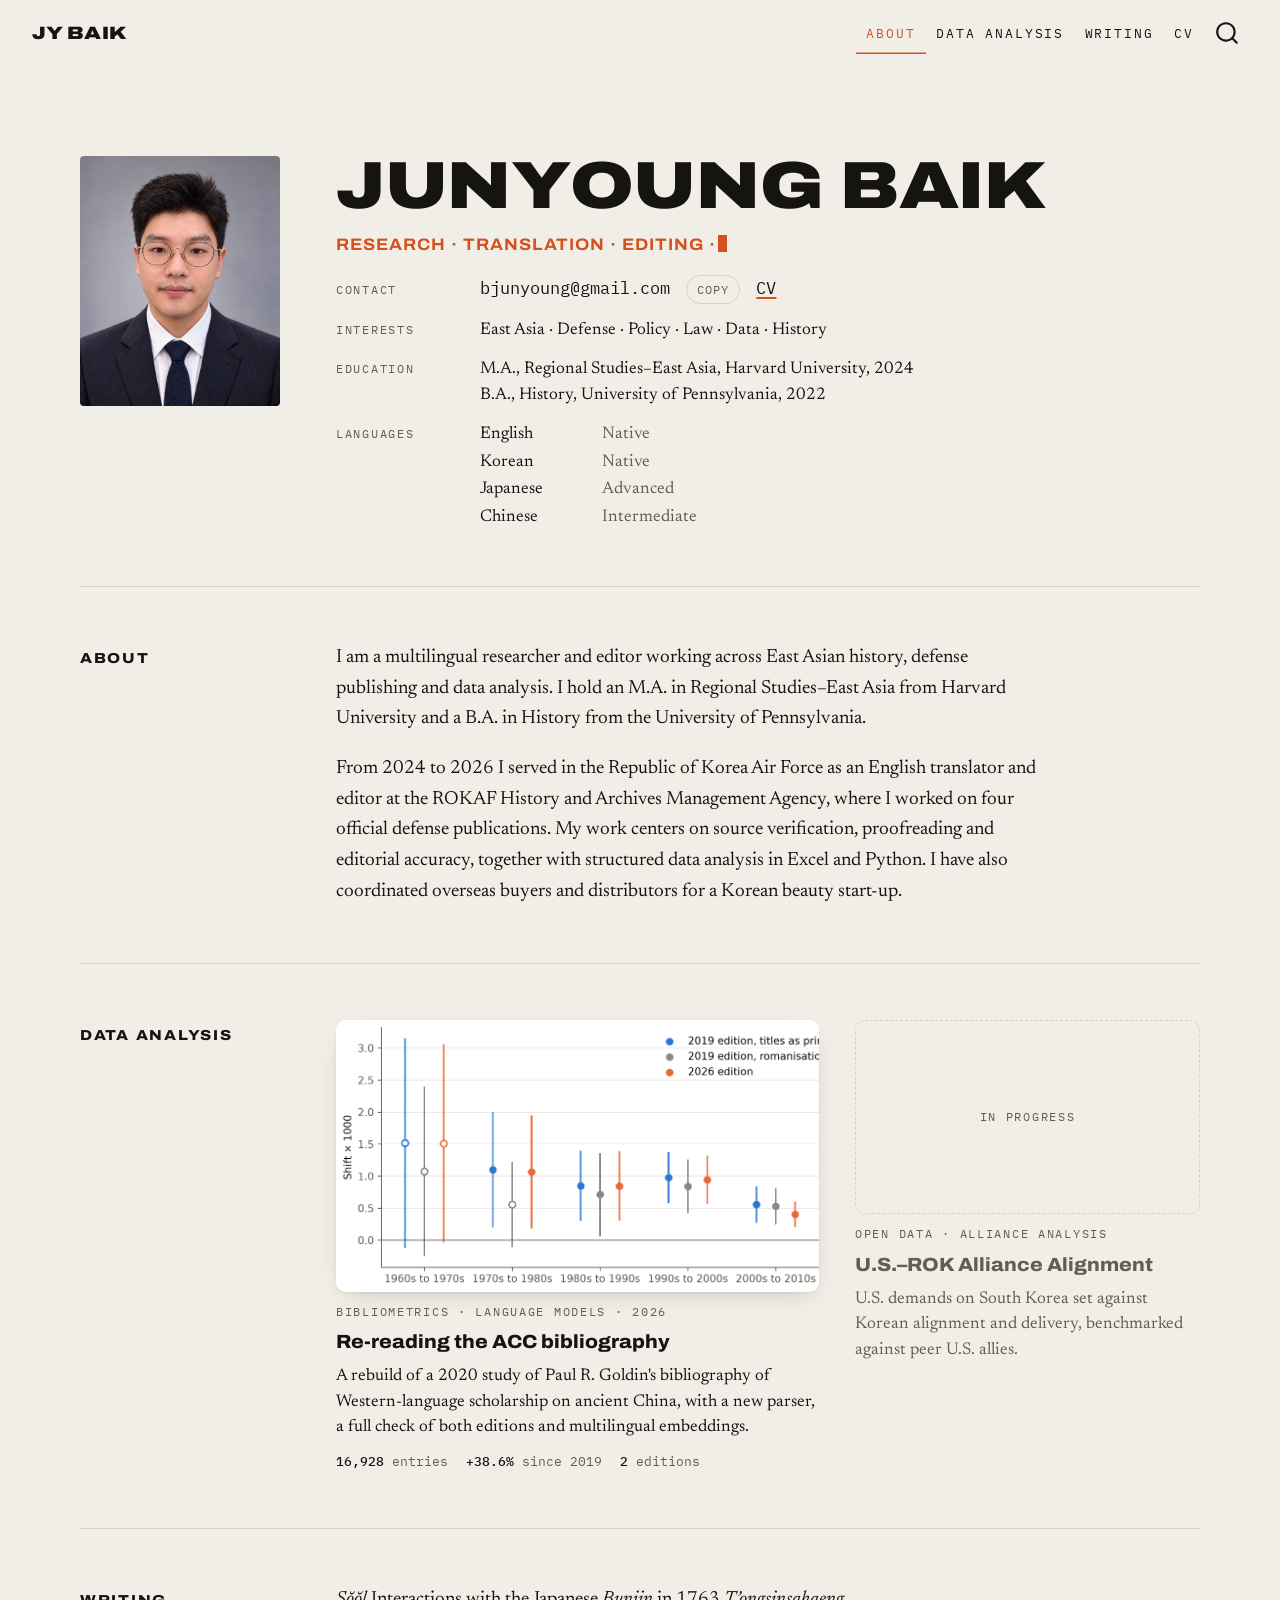
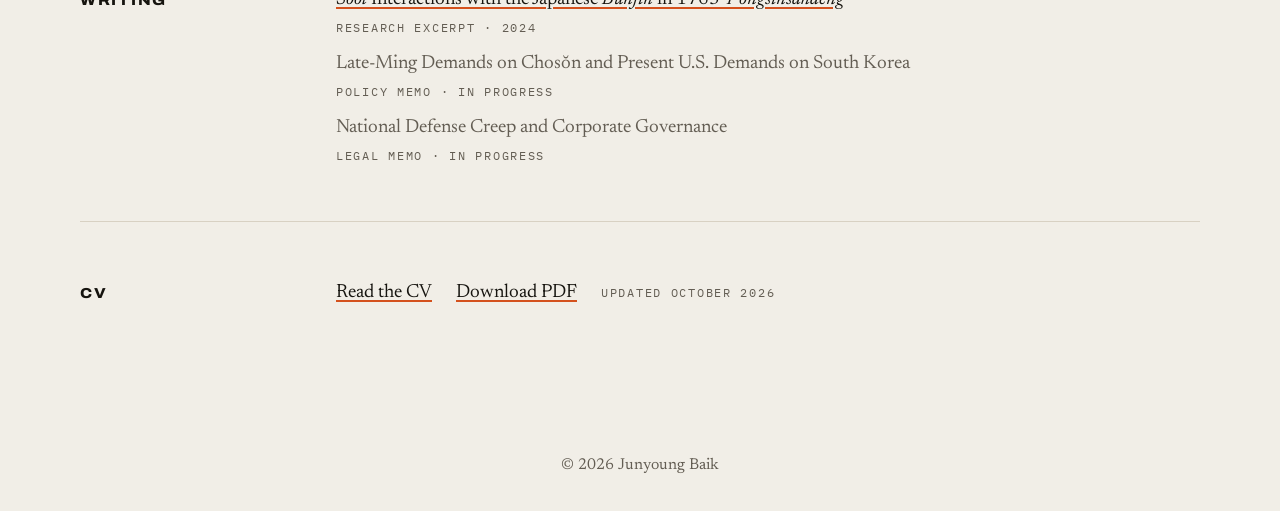
<file: index.html>
<!DOCTYPE html>
<html xmlns="http://www.w3.org/1999/xhtml" lang="en" xml:lang="en"><head>

<meta charset="utf-8">
<meta name="generator" content="quarto-1.10.18">

<meta name="viewport" content="width=device-width, initial-scale=1.0, user-scalable=yes">


<title>Junyoung Baik</title>
<style>
/* Default styles provided by pandoc.
** See https://pandoc.org/MANUAL.html#variables-for-html for config info.
*/
span.smallcaps{font-variant: small-caps;}
div.columns{display: flex; gap: 1.5em;}
div.column{flex: auto;}
@media screen {
div.columns{gap: min(4vw, 1.5em);}
div.column{overflow-x: auto;}
}
div.hanging-indent{margin-left: 1.5em; text-indent: -1.5em;}
ul.task-list{list-style: none;}
ul.task-list li input[type="checkbox"] {
  width: 0.8em;
  margin: 0 0.8em 0.2em -1em; /* quarto-specific, see https://github.com/quarto-dev/quarto-cli/issues/4556 */ 
  vertical-align: middle;
}
</style>


<script src="site_libs/quarto-nav/quarto-nav.js"></script>
<script src="site_libs/quarto-nav/headroom.min.js"></script>
<script src="site_libs/clipboard/clipboard.min.js"></script>
<script src="site_libs/quarto-search/autocomplete.umd.js"></script>
<script src="site_libs/quarto-search/fuse.min.js"></script>
<script src="site_libs/quarto-search/quarto-search.js"></script>
<meta name="quarto:offset" content="./">
<script src="site_libs/quarto-html/quarto.js" type="module"></script>
<script src="site_libs/quarto-html/tabsets/tabsets.js" type="module"></script>
<script src="site_libs/quarto-html/popper.min.js"></script>
<script src="site_libs/quarto-html/tippy.umd.min.js"></script>
<script src="site_libs/quarto-html/anchor.min.js"></script>
<link href="site_libs/quarto-html/tippy.css" rel="stylesheet">
<link href="site_libs/quarto-html/quarto-syntax-highlighting-7c68a30ea258f1cbeb56603bc0a48370.css" rel="stylesheet" id="quarto-text-highlighting-styles">
<script src="site_libs/bootstrap/bootstrap.min.js"></script>
<link href="site_libs/bootstrap/bootstrap-icons.css" rel="stylesheet">
<link href="site_libs/bootstrap/bootstrap-ff5dfaf1683658c6f3fb941584f99c2e.min.css" rel="stylesheet" append-hash="true" id="quarto-bootstrap" data-mode="light">
<script id="quarto-search-options" type="application/json">{
  "location": "navbar",
  "copy-button": false,
  "collapse-after": 3,
  "panel-placement": "end",
  "type": "overlay",
  "limit": 50,
  "keyboard-shortcut": [
    "f",
    "/",
    "s"
  ],
  "show-item-context": false,
  "language": {
    "search-no-results-text": "No results",
    "search-matching-documents-text": "matching documents",
    "search-copy-link-title": "Copy link to search",
    "search-hide-matches-text": "Hide additional matches",
    "search-more-match-text": "more match in this document",
    "search-more-matches-text": "more matches in this document",
    "search-clear-button-title": "Clear",
    "search-text-placeholder": "",
    "search-detached-cancel-button-title": "Cancel",
    "search-submit-button-title": "Submit",
    "search-label": "Search"
  }
}</script>


<link rel="stylesheet" href="styles.css">
</head>

<body class="nav-fixed quarto-light">

<div id="quarto-search-results"></div>
  <header id="quarto-header" class="headroom fixed-top">
    <nav class="navbar navbar-expand-lg " data-bs-theme="dark">
      <div class="navbar-container container-fluid">
      <div class="navbar-brand-container mx-auto">
    <a class="navbar-brand" href="./index.html">
    <span class="navbar-title">JY BAIK</span>
    </a>
  </div>
            <div id="quarto-search" class="" title="Search"></div>
          <button class="navbar-toggler" type="button" data-bs-toggle="collapse" data-bs-target="#navbarCollapse" aria-controls="navbarCollapse" role="menu" aria-expanded="false" aria-label="Toggle navigation" onclick="if (window.quartoToggleHeadroom) { window.quartoToggleHeadroom(); }">
  <span class="navbar-toggler-icon"></span>
</button>
          <div class="collapse navbar-collapse" id="navbarCollapse">
            <ul class="navbar-nav navbar-nav-scroll ms-auto">
  <li class="nav-item">
    <a class="nav-link active" href="./index.html" aria-current="page"> 
<span class="menu-text">About</span></a>
  </li>  
  <li class="nav-item">
    <a class="nav-link" href="./research/index.html"> 
<span class="menu-text">Data Analysis</span></a>
  </li>  
  <li class="nav-item">
    <a class="nav-link" href="./writing/index.html"> 
<span class="menu-text">Writing</span></a>
  </li>  
  <li class="nav-item">
    <a class="nav-link" href="./cv.html"> 
<span class="menu-text">CV</span></a>
  </li>  
</ul>
          </div> <!-- /navcollapse -->
            <div class="quarto-navbar-tools">
</div>
      </div> <!-- /container-fluid -->
    </nav>
</header>
<!-- content -->
<div id="quarto-content" class="quarto-container page-columns page-rows-contents page-layout-full page-navbar">
<!-- sidebar -->
<!-- margin-sidebar -->
    
<!-- main -->
<main class="content column-page" id="quarto-document-content"><header id="title-block-header" class="quarto-title-block"></header>




<div class="home">

  <section class="row-s identity" aria-labelledby="who">
    <img class="photo" src="images/photo.jpg" alt="Portrait of Junyoung Baik" width="560" height="700">
    <div class="head">
      <div class="name" id="who" role="heading" aria-level="1"><span>Junyoung</span> <span>Baik</span></div>
      <p class="tagline" id="tagline" aria-label="Core competencies: research, translation, editing, data">Research&nbsp;· Translation&nbsp;· Editing&nbsp;· Data</p>
    </div>
    <div class="rest">
      <dl class="info">
        <div><dt class="label">Contact</dt><dd class="contact"><span class="addr" id="email">bjunyoung@gmail.com</span><button class="chip" type="button" id="copy">Copy</button><a href="cv.html">CV</a></dd></div>
        <div><dt class="label">Interests</dt><dd>East Asia&nbsp;· Defense&nbsp;· Policy&nbsp;· Law&nbsp;· Data&nbsp;· History</dd></div>
        <div><dt class="label">Education</dt><dd>M.A., Regional Studies–East Asia, Harvard University, 2024<br>B.A., History, University of Pennsylvania, 2022</dd></div>
        <div><dt class="label">Languages</dt><dd><ul class="langs"><li>English<span>Native</span></li><li>Korean<span>Native</span></li><li>Japanese<span>Advanced</span></li><li>Chinese<span>Intermediate</span></li></ul></dd></div>
      </dl>
    </div>
  </section>

  <section class="row-s" aria-labelledby="about-h">
    <div class="row-label" id="about-h" role="heading" aria-level="2">About</div>
    <div class="row-body">
      <p>I am a multilingual researcher and editor working across East Asian history, defense publishing and data analysis. I hold an M.A. in Regional Studies–East Asia from Harvard University and a B.A. in History from the University of Pennsylvania.</p>
      <p>From 2024 to 2026 I served in the Republic of Korea Air Force as an English translator and editor at the ROKAF History and Archives Management Agency, where I worked on four official defense publications. My work centers on source verification, proofreading and editorial accuracy, together with structured data analysis in Excel and Python. I have also coordinated overseas buyers and distributors for a Korean beauty start-up.</p>
    </div>
  </section>

  <section class="row-s" aria-labelledby="work-h">
    <div class="row-label" id="work-h" role="heading" aria-level="2">Data Analysis</div>
    <div class="work">
      <a class="work-card" href="research/acc-bibliometrics.html">
        <div class="thumb"><img src="research/images/acc-drift.png" alt="Chart of decade-to-decade shifts in title meaning, 1960s to 2020s, for the 2019 and 2026 editions"></div>
        <span class="label">Bibliometrics · Language models · 2026</span>
        <div class="card-title" role="heading" aria-level="3">Re-reading the ACC bibliography</div>
        <p>A rebuild of a 2020 study of Paul R. Goldin's bibliography of Western-language scholarship on ancient China, with a new parser, a full check of both editions and multilingual embeddings.</p>
        <div class="stats"><span><b>16,928</b> entries</span><span><b>+38.6%</b> since 2019</span><span><b>2</b> editions</span></div>
      </a>
      <div class="work-card pending">
        <div class="thumb"><span class="label">In progress</span></div>
        <span class="label">Open data · Alliance analysis</span>
        <div class="card-title" role="heading" aria-level="3">U.S.–ROK Alliance Alignment</div>
        <p>U.S. demands on South Korea set against Korean alignment and delivery, benchmarked against peer U.S. allies.</p>
      </div>
    </div>
  </section>

  <section class="row-s" id="writing" aria-labelledby="w-h">
    <div class="row-label" id="w-h" role="heading" aria-level="2">Writing</div>
    <div class="row-body">
        <ul class="writing-list">
          <li><a href="writing/sool-1763.html"><i>Sŏŏl</i> Interactions with the Japanese <i>Bunjin</i> in 1763 <i>T’ongsinsahaeng</i></a><span class="label">Research excerpt · 2024</span></li>
          <li><span class="pending-title">Late-Ming Demands on Chosŏn and Present U.S. Demands on South Korea</span><span class="label">Policy memo · In progress</span></li>
          <li><span class="pending-title">National Defense Creep and Corporate Governance</span><span class="label">Legal memo · In progress</span></li>
        </ul>
      </div>
  </section>

  <section class="row-s" id="cv" aria-labelledby="cv-h">
    <div class="row-label" id="cv-h" role="heading" aria-level="2">CV</div>
    <div class="row-body cv-links"><a href="cv.html">Read the CV</a><a href="cv.pdf">Download PDF</a><span class="label">Updated October 2026</span></div>
  </section>

</div>

<script>
(() => {
  const el = document.getElementById('tagline');
  const FULL = 'Research · Translation · Editing · Data';
  // Type the line once, then let the caret blink out. Skipped for reduced motion.
  if (!matchMedia('(prefers-reduced-motion: reduce)').matches) {
    el.textContent = '';
    const text = document.createElement('span');
    const caret = document.createElement('span'); caret.className = 'caret'; caret.setAttribute('aria-hidden', 'true');
    el.append(text, caret);
    let i = 0;
    const id = setInterval(() => {
      text.textContent = FULL.slice(0, ++i);
      if (i >= FULL.length) { clearInterval(id); setTimeout(() => caret.classList.add('done'), 2400); }
    }, 55);
  }
  const copy = document.getElementById('copy');
  const email = document.getElementById('email');
  copy.addEventListener('click', () => {
    const select = () => getSelection().selectAllChildren(email);
    if (!navigator.clipboard) return select();
    navigator.clipboard.writeText(email.textContent).then(() => {
      copy.textContent = 'Copied'; setTimeout(() => { copy.textContent = 'Copy'; }, 1600);
    }, select);
  });
})();
</script>



</main> <!-- /main -->
<script id="quarto-html-after-body" type="application/javascript">
  window.document.addEventListener("DOMContentLoaded", function (event) {
    const icon = "";
    const anchorJS = new window.AnchorJS();
    anchorJS.options = {
      placement: 'right',
      icon: icon
    };
    anchorJS.add('.anchored');
    const isCodeAnnotation = (el) => {
      for (const clz of el.classList) {
        if (clz.startsWith('code-annotation-')) {                     
          return true;
        }
      }
      return false;
    }
    const onCopySuccess = function(e) {
      // button target
      const button = e.trigger;
      // don't keep focus
      button.blur();
      // flash "checked"
      button.classList.add('code-copy-button-checked');
      var currentTitle = button.getAttribute("title");
      button.setAttribute("title", "Copied!");
      let tooltip;
      if (window.bootstrap) {
        button.setAttribute("data-bs-toggle", "tooltip");
        button.setAttribute("data-bs-placement", "left");
        button.setAttribute("data-bs-title", "Copied!");
        tooltip = new bootstrap.Tooltip(button, 
          { trigger: "manual", 
            customClass: "code-copy-button-tooltip",
            offset: [0, -8]});
        tooltip.show();    
      }
      setTimeout(function() {
        if (tooltip) {
          tooltip.hide();
          button.removeAttribute("data-bs-title");
          button.removeAttribute("data-bs-toggle");
          button.removeAttribute("data-bs-placement");
        }
        button.setAttribute("title", currentTitle);
        button.classList.remove('code-copy-button-checked');
      }, 1000);
      // clear code selection
      e.clearSelection();
    }
    const getTextToCopy = function(trigger) {
      const outerScaffold = trigger.parentElement.cloneNode(true);
      const codeEl = outerScaffold.querySelector('code');
      for (const childEl of codeEl.children) {
        if (isCodeAnnotation(childEl)) {
          childEl.remove();
        }
      }
      return codeEl.innerText;
    }
    const clipboard = new window.ClipboardJS('.code-copy-button:not([data-in-quarto-modal])', {
      text: getTextToCopy
    });
    clipboard.on('success', onCopySuccess);
    if (window.document.getElementById('quarto-embedded-source-code-modal')) {
      const clipboardModal = new window.ClipboardJS('.code-copy-button[data-in-quarto-modal]', {
        text: getTextToCopy,
        container: window.document.getElementById('quarto-embedded-source-code-modal')
      });
      clipboardModal.on('success', onCopySuccess);
    }
      var localhostRegex = new RegExp(/^(?:http|https):\/\/localhost\:?[0-9]*\//);
      var mailtoRegex = new RegExp(/^mailto:/);
        var filterRegex = new RegExp("https:\/\/bjunyoung\.github\.io\/portfolio-site\/");
      var isInternal = (href) => {
          return filterRegex.test(href) || localhostRegex.test(href) || mailtoRegex.test(href);
      }
      // Inspect non-navigation links and adorn them if external
     var links = window.document.querySelectorAll('a[href]:not(.nav-link):not(.navbar-brand):not(.toc-action):not(.sidebar-link):not(.sidebar-item-toggle):not(.pagination-link):not(.no-external):not([aria-hidden]):not(.dropdown-item):not(.quarto-navigation-tool):not(.about-link)');
      for (var i=0; i<links.length; i++) {
        const link = links[i];
        if (!isInternal(link.href)) {
          // undo the damage that might have been done by quarto-nav.js in the case of
          // links that we want to consider external
          if (link.dataset.originalHref !== undefined) {
            link.href = link.dataset.originalHref;
          }
        }
      }
    function tippyHover(el, contentFn, onTriggerFn, onUntriggerFn) {
      const config = {
        allowHTML: true,
        maxWidth: 500,
        delay: 100,
        arrow: false,
        appendTo: function(el) {
            return el.parentElement;
        },
        interactive: true,
        interactiveBorder: 10,
        theme: 'quarto',
        placement: 'bottom-start',
      };
      if (contentFn) {
        config.content = contentFn;
      }
      if (onTriggerFn) {
        config.onTrigger = onTriggerFn;
      }
      if (onUntriggerFn) {
        config.onUntrigger = onUntriggerFn;
      }
      window.tippy(el, config); 
    }
    const noterefs = window.document.querySelectorAll('a[role="doc-noteref"]');
    for (var i=0; i<noterefs.length; i++) {
      const ref = noterefs[i];
      tippyHover(ref, function() {
        // use id or data attribute instead here
        let href = ref.getAttribute('data-footnote-href') || ref.getAttribute('href');
        try { href = new URL(href).hash; } catch {}
        const id = href.replace(/^#\/?/, "");
        const note = window.document.getElementById(id);
        if (note) {
          return note.innerHTML;
        } else {
          return "";
        }
      });
    }
    const xrefs = window.document.querySelectorAll('a.quarto-xref');
    const processXRef = (id, note) => {
      // Strip column container classes
      const stripColumnClz = (el) => {
        el.classList.remove("page-full", "page-columns");
        if (el.children) {
          for (const child of el.children) {
            stripColumnClz(child);
          }
        }
      }
      stripColumnClz(note)
      if (id === null || id.startsWith('sec-')) {
        // Special case sections, only their first couple elements
        const container = document.createElement("div");
        if (note.children && note.children.length > 2) {
          container.appendChild(note.children[0].cloneNode(true));
          for (let i = 1; i < note.children.length; i++) {
            const child = note.children[i];
            if (child.tagName === "P" && child.innerText === "") {
              continue;
            } else {
              container.appendChild(child.cloneNode(true));
              break;
            }
          }
          if (window.Quarto?.typesetMath) {
            window.Quarto.typesetMath(container);
          }
          return container.innerHTML
        } else {
          if (window.Quarto?.typesetMath) {
            window.Quarto.typesetMath(note);
          }
          return note.innerHTML;
        }
      } else {
        // Remove any anchor links if they are present
        const anchorLink = note.querySelector('a.anchorjs-link');
        if (anchorLink) {
          anchorLink.remove();
        }
        if (window.Quarto?.typesetMath) {
          window.Quarto.typesetMath(note);
        }
        if (note.classList.contains("callout")) {
          return note.outerHTML;
        } else {
          return note.innerHTML;
        }
      }
    }
    for (var i=0; i<xrefs.length; i++) {
      const xref = xrefs[i];
      tippyHover(xref, undefined, function(instance) {
        instance.disable();
        let url = xref.getAttribute('href');
        let hash = undefined; 
        if (url.startsWith('#')) {
          hash = url;
        } else {
          try { hash = new URL(url).hash; } catch {}
        }
        if (hash) {
          const id = hash.replace(/^#\/?/, "");
          const note = window.document.getElementById(id);
          if (note !== null) {
            try {
              const html = processXRef(id, note.cloneNode(true));
              instance.setContent(html);
            } finally {
              instance.enable();
              instance.show();
            }
          } else {
            // See if we can fetch this
            fetch(url.split('#')[0])
            .then(res => res.text())
            .then(html => {
              const parser = new DOMParser();
              const htmlDoc = parser.parseFromString(html, "text/html");
              const note = htmlDoc.getElementById(id);
              if (note !== null) {
                const html = processXRef(id, note);
                instance.setContent(html);
              } 
            }).finally(() => {
              instance.enable();
              instance.show();
            });
          }
        } else {
          // See if we can fetch a full url (with no hash to target)
          // This is a special case and we should probably do some content thinning / targeting
          fetch(url)
          .then(res => res.text())
          .then(html => {
            const parser = new DOMParser();
            const htmlDoc = parser.parseFromString(html, "text/html");
            const note = htmlDoc.querySelector('main.content');
            if (note !== null) {
              // This should only happen for chapter cross references
              // (since there is no id in the URL)
              // remove the first header
              if (note.children.length > 0 && note.children[0].tagName === "HEADER") {
                note.children[0].remove();
              }
              const html = processXRef(null, note);
              instance.setContent(html);
            } 
          }).finally(() => {
            instance.enable();
            instance.show();
          });
        }
      }, function(instance) {
      });
    }
        let selectedAnnoteEl;
        const selectorForAnnotation = ( cell, annotation) => {
          let cellAttr = 'data-code-cell="' + cell + '"';
          let lineAttr = 'data-code-annotation="' +  annotation + '"';
          const selector = 'span[' + cellAttr + '][' + lineAttr + ']';
          return selector;
        }
        const selectCodeLines = (annoteEl) => {
          const doc = window.document;
          const targetCell = annoteEl.getAttribute("data-target-cell");
          const targetAnnotation = annoteEl.getAttribute("data-target-annotation");
          const annoteSpan = window.document.querySelector(selectorForAnnotation(targetCell, targetAnnotation));
          const lines = annoteSpan.getAttribute("data-code-lines").split(",");
          const lineIds = lines.map((line) => {
            return targetCell + "-" + line;
          })
          let top = null;
          let height = null;
          let parent = null;
          if (lineIds.length > 0) {
              //compute the position of the single el (top and bottom and make a div)
              const el = window.document.getElementById(lineIds[0]);
              top = el.offsetTop;
              height = el.offsetHeight;
              parent = el.parentElement.parentElement;
            if (lineIds.length > 1) {
              const lastEl = window.document.getElementById(lineIds[lineIds.length - 1]);
              const bottom = lastEl.offsetTop + lastEl.offsetHeight;
              height = bottom - top;
            }
            if (top !== null && height !== null && parent !== null) {
              // cook up a div (if necessary) and position it 
              let div = window.document.getElementById("code-annotation-line-highlight");
              if (div === null) {
                div = window.document.createElement("div");
                div.setAttribute("id", "code-annotation-line-highlight");
                div.style.position = 'absolute';
                parent.appendChild(div);
              }
              div.style.top = top - 2 + "px";
              div.style.height = height + 4 + "px";
              div.style.left = 0;
              let gutterDiv = window.document.getElementById("code-annotation-line-highlight-gutter");
              if (gutterDiv === null) {
                gutterDiv = window.document.createElement("div");
                gutterDiv.setAttribute("id", "code-annotation-line-highlight-gutter");
                gutterDiv.style.position = 'absolute';
                const codeCell = window.document.getElementById(targetCell);
                const gutter = codeCell.querySelector('.code-annotation-gutter');
                gutter.appendChild(gutterDiv);
              }
              gutterDiv.style.top = top - 2 + "px";
              gutterDiv.style.height = height + 4 + "px";
            }
            selectedAnnoteEl = annoteEl;
          }
        };
        const unselectCodeLines = () => {
          const elementsIds = ["code-annotation-line-highlight", "code-annotation-line-highlight-gutter"];
          elementsIds.forEach((elId) => {
            const div = window.document.getElementById(elId);
            if (div) {
              div.remove();
            }
          });
          selectedAnnoteEl = undefined;
        };
          // Handle positioning of the toggle
      window.addEventListener(
        "resize",
        throttle(() => {
          elRect = undefined;
          if (selectedAnnoteEl) {
            selectCodeLines(selectedAnnoteEl);
          }
        }, 10)
      );
      function throttle(fn, ms) {
      let throttle = false;
      let timer;
        return (...args) => {
          if(!throttle) { // first call gets through
              fn.apply(this, args);
              throttle = true;
          } else { // all the others get throttled
              if(timer) clearTimeout(timer); // cancel #2
              timer = setTimeout(() => {
                fn.apply(this, args);
                timer = throttle = false;
              }, ms);
          }
        };
      }
        // Attach click handler to the DT
        const annoteDls = window.document.querySelectorAll('dt[data-target-cell]');
        for (const annoteDlNode of annoteDls) {
          annoteDlNode.addEventListener('click', (event) => {
            const clickedEl = event.target;
            if (clickedEl !== selectedAnnoteEl) {
              unselectCodeLines();
              const activeEl = window.document.querySelector('dt[data-target-cell].code-annotation-active');
              if (activeEl) {
                activeEl.classList.remove('code-annotation-active');
              }
              selectCodeLines(clickedEl);
              clickedEl.classList.add('code-annotation-active');
            } else {
              // Unselect the line
              unselectCodeLines();
              clickedEl.classList.remove('code-annotation-active');
            }
          });
        }
    const findCites = (el) => {
      const parentEl = el.parentElement;
      if (parentEl) {
        const cites = parentEl.dataset.cites;
        if (cites) {
          return {
            el,
            cites: cites.split(' ')
          };
        } else {
          return findCites(el.parentElement)
        }
      } else {
        return undefined;
      }
    };
    var bibliorefs = window.document.querySelectorAll('a[role="doc-biblioref"]');
    for (var i=0; i<bibliorefs.length; i++) {
      const ref = bibliorefs[i];
      const citeInfo = findCites(ref);
      if (citeInfo) {
        tippyHover(citeInfo.el, function() {
          var popup = window.document.createElement('div');
          citeInfo.cites.forEach(function(cite) {
            var citeDiv = window.document.createElement('div');
            citeDiv.classList.add('hanging-indent');
            citeDiv.classList.add('csl-entry');
            var biblioDiv = window.document.getElementById('ref-' + cite);
            if (biblioDiv) {
              citeDiv.innerHTML = biblioDiv.innerHTML;
            }
            popup.appendChild(citeDiv);
          });
          return popup.innerHTML;
        });
      }
    }
  });
  </script>
</div> <!-- /content -->
<footer class="footer">
  <div class="nav-footer">
    <div class="nav-footer-left">
      &nbsp;
    </div>   
    <div class="nav-footer-center">
<p>© 2026 Junyoung Baik</p>
</div>
    <div class="nav-footer-right">
      &nbsp;
    </div>
  </div>
</footer>




</body></html>
</file>
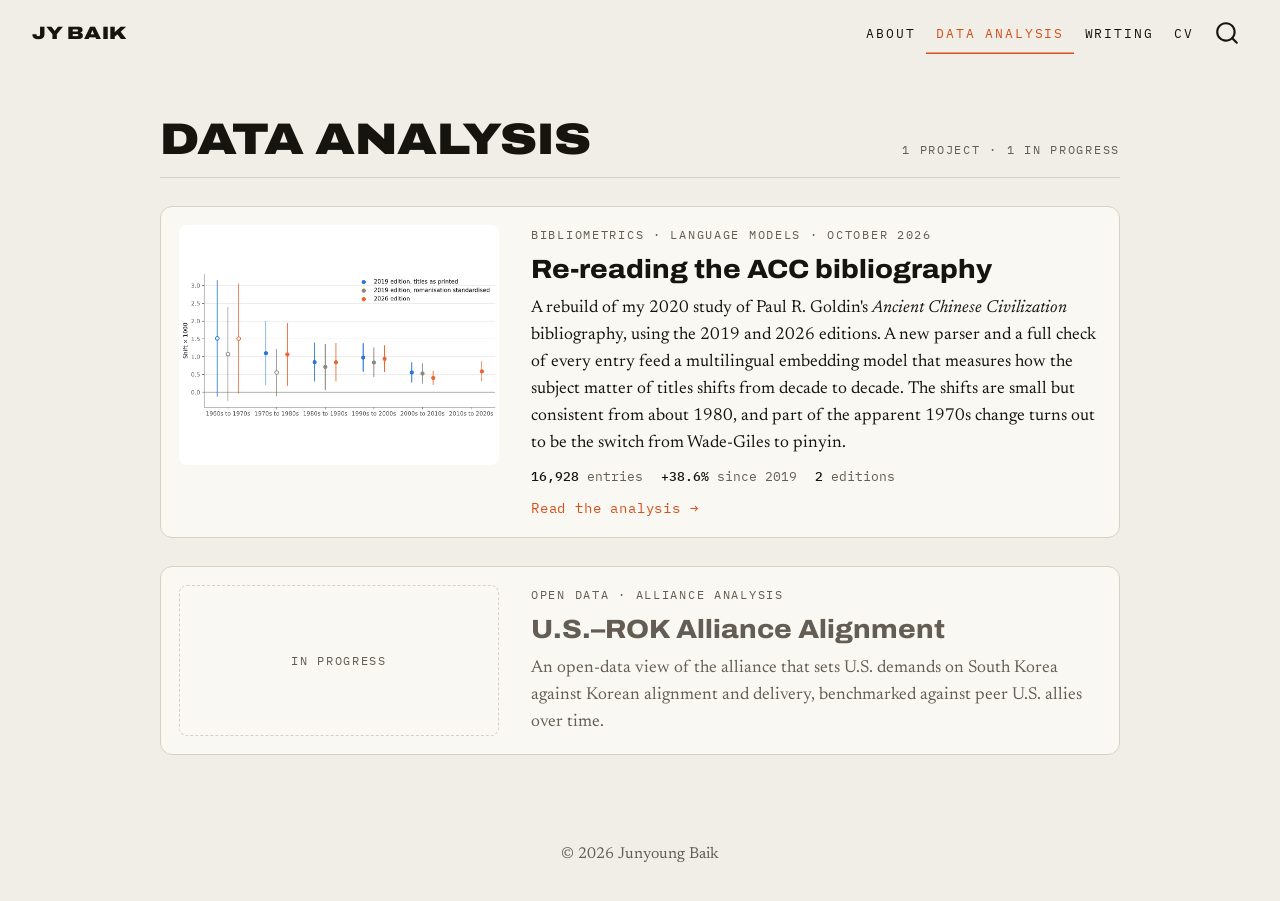
<file: research/index.html>
<!DOCTYPE html>
<html xmlns="http://www.w3.org/1999/xhtml" lang="en" xml:lang="en"><head>

<meta charset="utf-8">
<meta name="generator" content="quarto-1.10.18">

<meta name="viewport" content="width=device-width, initial-scale=1.0, user-scalable=yes">


<title>Data Analysis – Junyoung Baik</title>
<style>
/* Default styles provided by pandoc.
** See https://pandoc.org/MANUAL.html#variables-for-html for config info.
*/
span.smallcaps{font-variant: small-caps;}
div.columns{display: flex; gap: 1.5em;}
div.column{flex: auto;}
@media screen {
div.columns{gap: min(4vw, 1.5em);}
div.column{overflow-x: auto;}
}
div.hanging-indent{margin-left: 1.5em; text-indent: -1.5em;}
ul.task-list{list-style: none;}
ul.task-list li input[type="checkbox"] {
  width: 0.8em;
  margin: 0 0.8em 0.2em -1em; /* quarto-specific, see https://github.com/quarto-dev/quarto-cli/issues/4556 */ 
  vertical-align: middle;
}
</style>


<script src="../site_libs/quarto-nav/quarto-nav.js"></script>
<script src="../site_libs/quarto-nav/headroom.min.js"></script>
<script src="../site_libs/clipboard/clipboard.min.js"></script>
<script src="../site_libs/quarto-search/autocomplete.umd.js"></script>
<script src="../site_libs/quarto-search/fuse.min.js"></script>
<script src="../site_libs/quarto-search/quarto-search.js"></script>
<meta name="quarto:offset" content="../">
<script src="../site_libs/quarto-html/quarto.js" type="module"></script>
<script src="../site_libs/quarto-html/tabsets/tabsets.js" type="module"></script>
<script src="../site_libs/quarto-html/popper.min.js"></script>
<script src="../site_libs/quarto-html/tippy.umd.min.js"></script>
<script src="../site_libs/quarto-html/anchor.min.js"></script>
<link href="../site_libs/quarto-html/tippy.css" rel="stylesheet">
<link href="../site_libs/quarto-html/quarto-syntax-highlighting-7c68a30ea258f1cbeb56603bc0a48370.css" rel="stylesheet" id="quarto-text-highlighting-styles">
<script src="../site_libs/bootstrap/bootstrap.min.js"></script>
<link href="../site_libs/bootstrap/bootstrap-icons.css" rel="stylesheet">
<link href="../site_libs/bootstrap/bootstrap-ff5dfaf1683658c6f3fb941584f99c2e.min.css" rel="stylesheet" append-hash="true" id="quarto-bootstrap" data-mode="light">
<script id="quarto-search-options" type="application/json">{
  "location": "navbar",
  "copy-button": false,
  "collapse-after": 3,
  "panel-placement": "end",
  "type": "overlay",
  "limit": 50,
  "keyboard-shortcut": [
    "f",
    "/",
    "s"
  ],
  "show-item-context": false,
  "language": {
    "search-no-results-text": "No results",
    "search-matching-documents-text": "matching documents",
    "search-copy-link-title": "Copy link to search",
    "search-hide-matches-text": "Hide additional matches",
    "search-more-match-text": "more match in this document",
    "search-more-matches-text": "more matches in this document",
    "search-clear-button-title": "Clear",
    "search-text-placeholder": "",
    "search-detached-cancel-button-title": "Cancel",
    "search-submit-button-title": "Submit",
    "search-label": "Search"
  }
}</script>


<link rel="stylesheet" href="../styles.css">
</head>

<body class="nav-fixed quarto-light">

<div id="quarto-search-results"></div>
  <header id="quarto-header" class="headroom fixed-top">
    <nav class="navbar navbar-expand-lg " data-bs-theme="dark">
      <div class="navbar-container container-fluid">
      <div class="navbar-brand-container mx-auto">
    <a class="navbar-brand" href="../index.html">
    <span class="navbar-title">JY BAIK</span>
    </a>
  </div>
            <div id="quarto-search" class="" title="Search"></div>
          <button class="navbar-toggler" type="button" data-bs-toggle="collapse" data-bs-target="#navbarCollapse" aria-controls="navbarCollapse" role="menu" aria-expanded="false" aria-label="Toggle navigation" onclick="if (window.quartoToggleHeadroom) { window.quartoToggleHeadroom(); }">
  <span class="navbar-toggler-icon"></span>
</button>
          <div class="collapse navbar-collapse" id="navbarCollapse">
            <ul class="navbar-nav navbar-nav-scroll ms-auto">
  <li class="nav-item">
    <a class="nav-link" href="../index.html"> 
<span class="menu-text">About</span></a>
  </li>  
  <li class="nav-item">
    <a class="nav-link active" href="../research/index.html" aria-current="page"> 
<span class="menu-text">Data Analysis</span></a>
  </li>  
  <li class="nav-item">
    <a class="nav-link" href="../writing/index.html"> 
<span class="menu-text">Writing</span></a>
  </li>  
  <li class="nav-item">
    <a class="nav-link" href="../cv.html"> 
<span class="menu-text">CV</span></a>
  </li>  
</ul>
          </div> <!-- /navcollapse -->
            <div class="quarto-navbar-tools">
</div>
      </div> <!-- /container-fluid -->
    </nav>
</header>
<!-- content -->
<div id="quarto-content" class="quarto-container page-columns page-rows-contents page-layout-full page-navbar">
<!-- sidebar -->
<!-- margin-sidebar -->
    
<!-- main -->
<main class="content column-page" id="quarto-document-content"><header id="title-block-header" class="quarto-title-block"></header>




<div class="listing">
  <header class="list-head">
    <div class="list-title" role="heading" aria-level="1">Data Analysis</div>
    <span class="label">1 project · 1 in progress</span>
  </header>

  <a class="tile" href="acc-bibliometrics.html">
    <div class="tile-img"><img src="images/acc-drift.png" alt="Chart of decade-to-decade shifts in title meaning, 1960s to 2020s, for the 2019 and 2026 editions"></div>
    <div class="tile-body">
      <span class="label">Bibliometrics · Language models · October 2026</span>
      <div class="tile-title" role="heading" aria-level="2">Re-reading the ACC bibliography</div>
      <p>A rebuild of my 2020 study of Paul R. Goldin's <i>Ancient Chinese Civilization</i> bibliography, using the 2019 and 2026 editions. A new parser and a full check of every entry feed a multilingual embedding model that measures how the subject matter of titles shifts from decade to decade. The shifts are small but consistent from about 1980, and part of the apparent 1970s change turns out to be the switch from Wade-Giles to pinyin.</p>
      <div class="stats"><span><b>16,928</b> entries</span><span><b>+38.6%</b> since 2019</span><span><b>2</b> editions</span></div>
      <span class="more">Read the analysis →</span>
    </div>
  </a>

  <div class="tile pending">
    <div class="tile-img"><span class="label">In progress</span></div>
    <div class="tile-body">
      <span class="label">Open data · Alliance analysis</span>
      <div class="tile-title" role="heading" aria-level="2">U.S.–ROK Alliance Alignment</div>
      <p>An open-data view of the alliance that sets U.S. demands on South Korea against Korean alignment and delivery, benchmarked against peer U.S. allies over time.</p>
    </div>
  </div>
</div>



</main> <!-- /main -->
<script id="quarto-html-after-body" type="application/javascript">
  window.document.addEventListener("DOMContentLoaded", function (event) {
    const icon = "";
    const anchorJS = new window.AnchorJS();
    anchorJS.options = {
      placement: 'right',
      icon: icon
    };
    anchorJS.add('.anchored');
    const isCodeAnnotation = (el) => {
      for (const clz of el.classList) {
        if (clz.startsWith('code-annotation-')) {                     
          return true;
        }
      }
      return false;
    }
    const onCopySuccess = function(e) {
      // button target
      const button = e.trigger;
      // don't keep focus
      button.blur();
      // flash "checked"
      button.classList.add('code-copy-button-checked');
      var currentTitle = button.getAttribute("title");
      button.setAttribute("title", "Copied!");
      let tooltip;
      if (window.bootstrap) {
        button.setAttribute("data-bs-toggle", "tooltip");
        button.setAttribute("data-bs-placement", "left");
        button.setAttribute("data-bs-title", "Copied!");
        tooltip = new bootstrap.Tooltip(button, 
          { trigger: "manual", 
            customClass: "code-copy-button-tooltip",
            offset: [0, -8]});
        tooltip.show();    
      }
      setTimeout(function() {
        if (tooltip) {
          tooltip.hide();
          button.removeAttribute("data-bs-title");
          button.removeAttribute("data-bs-toggle");
          button.removeAttribute("data-bs-placement");
        }
        button.setAttribute("title", currentTitle);
        button.classList.remove('code-copy-button-checked');
      }, 1000);
      // clear code selection
      e.clearSelection();
    }
    const getTextToCopy = function(trigger) {
      const outerScaffold = trigger.parentElement.cloneNode(true);
      const codeEl = outerScaffold.querySelector('code');
      for (const childEl of codeEl.children) {
        if (isCodeAnnotation(childEl)) {
          childEl.remove();
        }
      }
      return codeEl.innerText;
    }
    const clipboard = new window.ClipboardJS('.code-copy-button:not([data-in-quarto-modal])', {
      text: getTextToCopy
    });
    clipboard.on('success', onCopySuccess);
    if (window.document.getElementById('quarto-embedded-source-code-modal')) {
      const clipboardModal = new window.ClipboardJS('.code-copy-button[data-in-quarto-modal]', {
        text: getTextToCopy,
        container: window.document.getElementById('quarto-embedded-source-code-modal')
      });
      clipboardModal.on('success', onCopySuccess);
    }
      var localhostRegex = new RegExp(/^(?:http|https):\/\/localhost\:?[0-9]*\//);
      var mailtoRegex = new RegExp(/^mailto:/);
        var filterRegex = new RegExp("https:\/\/bjunyoung\.github\.io\/portfolio-site\/");
      var isInternal = (href) => {
          return filterRegex.test(href) || localhostRegex.test(href) || mailtoRegex.test(href);
      }
      // Inspect non-navigation links and adorn them if external
     var links = window.document.querySelectorAll('a[href]:not(.nav-link):not(.navbar-brand):not(.toc-action):not(.sidebar-link):not(.sidebar-item-toggle):not(.pagination-link):not(.no-external):not([aria-hidden]):not(.dropdown-item):not(.quarto-navigation-tool):not(.about-link)');
      for (var i=0; i<links.length; i++) {
        const link = links[i];
        if (!isInternal(link.href)) {
          // undo the damage that might have been done by quarto-nav.js in the case of
          // links that we want to consider external
          if (link.dataset.originalHref !== undefined) {
            link.href = link.dataset.originalHref;
          }
        }
      }
    function tippyHover(el, contentFn, onTriggerFn, onUntriggerFn) {
      const config = {
        allowHTML: true,
        maxWidth: 500,
        delay: 100,
        arrow: false,
        appendTo: function(el) {
            return el.parentElement;
        },
        interactive: true,
        interactiveBorder: 10,
        theme: 'quarto',
        placement: 'bottom-start',
      };
      if (contentFn) {
        config.content = contentFn;
      }
      if (onTriggerFn) {
        config.onTrigger = onTriggerFn;
      }
      if (onUntriggerFn) {
        config.onUntrigger = onUntriggerFn;
      }
      window.tippy(el, config); 
    }
    const noterefs = window.document.querySelectorAll('a[role="doc-noteref"]');
    for (var i=0; i<noterefs.length; i++) {
      const ref = noterefs[i];
      tippyHover(ref, function() {
        // use id or data attribute instead here
        let href = ref.getAttribute('data-footnote-href') || ref.getAttribute('href');
        try { href = new URL(href).hash; } catch {}
        const id = href.replace(/^#\/?/, "");
        const note = window.document.getElementById(id);
        if (note) {
          return note.innerHTML;
        } else {
          return "";
        }
      });
    }
    const xrefs = window.document.querySelectorAll('a.quarto-xref');
    const processXRef = (id, note) => {
      // Strip column container classes
      const stripColumnClz = (el) => {
        el.classList.remove("page-full", "page-columns");
        if (el.children) {
          for (const child of el.children) {
            stripColumnClz(child);
          }
        }
      }
      stripColumnClz(note)
      if (id === null || id.startsWith('sec-')) {
        // Special case sections, only their first couple elements
        const container = document.createElement("div");
        if (note.children && note.children.length > 2) {
          container.appendChild(note.children[0].cloneNode(true));
          for (let i = 1; i < note.children.length; i++) {
            const child = note.children[i];
            if (child.tagName === "P" && child.innerText === "") {
              continue;
            } else {
              container.appendChild(child.cloneNode(true));
              break;
            }
          }
          if (window.Quarto?.typesetMath) {
            window.Quarto.typesetMath(container);
          }
          return container.innerHTML
        } else {
          if (window.Quarto?.typesetMath) {
            window.Quarto.typesetMath(note);
          }
          return note.innerHTML;
        }
      } else {
        // Remove any anchor links if they are present
        const anchorLink = note.querySelector('a.anchorjs-link');
        if (anchorLink) {
          anchorLink.remove();
        }
        if (window.Quarto?.typesetMath) {
          window.Quarto.typesetMath(note);
        }
        if (note.classList.contains("callout")) {
          return note.outerHTML;
        } else {
          return note.innerHTML;
        }
      }
    }
    for (var i=0; i<xrefs.length; i++) {
      const xref = xrefs[i];
      tippyHover(xref, undefined, function(instance) {
        instance.disable();
        let url = xref.getAttribute('href');
        let hash = undefined; 
        if (url.startsWith('#')) {
          hash = url;
        } else {
          try { hash = new URL(url).hash; } catch {}
        }
        if (hash) {
          const id = hash.replace(/^#\/?/, "");
          const note = window.document.getElementById(id);
          if (note !== null) {
            try {
              const html = processXRef(id, note.cloneNode(true));
              instance.setContent(html);
            } finally {
              instance.enable();
              instance.show();
            }
          } else {
            // See if we can fetch this
            fetch(url.split('#')[0])
            .then(res => res.text())
            .then(html => {
              const parser = new DOMParser();
              const htmlDoc = parser.parseFromString(html, "text/html");
              const note = htmlDoc.getElementById(id);
              if (note !== null) {
                const html = processXRef(id, note);
                instance.setContent(html);
              } 
            }).finally(() => {
              instance.enable();
              instance.show();
            });
          }
        } else {
          // See if we can fetch a full url (with no hash to target)
          // This is a special case and we should probably do some content thinning / targeting
          fetch(url)
          .then(res => res.text())
          .then(html => {
            const parser = new DOMParser();
            const htmlDoc = parser.parseFromString(html, "text/html");
            const note = htmlDoc.querySelector('main.content');
            if (note !== null) {
              // This should only happen for chapter cross references
              // (since there is no id in the URL)
              // remove the first header
              if (note.children.length > 0 && note.children[0].tagName === "HEADER") {
                note.children[0].remove();
              }
              const html = processXRef(null, note);
              instance.setContent(html);
            } 
          }).finally(() => {
            instance.enable();
            instance.show();
          });
        }
      }, function(instance) {
      });
    }
        let selectedAnnoteEl;
        const selectorForAnnotation = ( cell, annotation) => {
          let cellAttr = 'data-code-cell="' + cell + '"';
          let lineAttr = 'data-code-annotation="' +  annotation + '"';
          const selector = 'span[' + cellAttr + '][' + lineAttr + ']';
          return selector;
        }
        const selectCodeLines = (annoteEl) => {
          const doc = window.document;
          const targetCell = annoteEl.getAttribute("data-target-cell");
          const targetAnnotation = annoteEl.getAttribute("data-target-annotation");
          const annoteSpan = window.document.querySelector(selectorForAnnotation(targetCell, targetAnnotation));
          const lines = annoteSpan.getAttribute("data-code-lines").split(",");
          const lineIds = lines.map((line) => {
            return targetCell + "-" + line;
          })
          let top = null;
          let height = null;
          let parent = null;
          if (lineIds.length > 0) {
              //compute the position of the single el (top and bottom and make a div)
              const el = window.document.getElementById(lineIds[0]);
              top = el.offsetTop;
              height = el.offsetHeight;
              parent = el.parentElement.parentElement;
            if (lineIds.length > 1) {
              const lastEl = window.document.getElementById(lineIds[lineIds.length - 1]);
              const bottom = lastEl.offsetTop + lastEl.offsetHeight;
              height = bottom - top;
            }
            if (top !== null && height !== null && parent !== null) {
              // cook up a div (if necessary) and position it 
              let div = window.document.getElementById("code-annotation-line-highlight");
              if (div === null) {
                div = window.document.createElement("div");
                div.setAttribute("id", "code-annotation-line-highlight");
                div.style.position = 'absolute';
                parent.appendChild(div);
              }
              div.style.top = top - 2 + "px";
              div.style.height = height + 4 + "px";
              div.style.left = 0;
              let gutterDiv = window.document.getElementById("code-annotation-line-highlight-gutter");
              if (gutterDiv === null) {
                gutterDiv = window.document.createElement("div");
                gutterDiv.setAttribute("id", "code-annotation-line-highlight-gutter");
                gutterDiv.style.position = 'absolute';
                const codeCell = window.document.getElementById(targetCell);
                const gutter = codeCell.querySelector('.code-annotation-gutter');
                gutter.appendChild(gutterDiv);
              }
              gutterDiv.style.top = top - 2 + "px";
              gutterDiv.style.height = height + 4 + "px";
            }
            selectedAnnoteEl = annoteEl;
          }
        };
        const unselectCodeLines = () => {
          const elementsIds = ["code-annotation-line-highlight", "code-annotation-line-highlight-gutter"];
          elementsIds.forEach((elId) => {
            const div = window.document.getElementById(elId);
            if (div) {
              div.remove();
            }
          });
          selectedAnnoteEl = undefined;
        };
          // Handle positioning of the toggle
      window.addEventListener(
        "resize",
        throttle(() => {
          elRect = undefined;
          if (selectedAnnoteEl) {
            selectCodeLines(selectedAnnoteEl);
          }
        }, 10)
      );
      function throttle(fn, ms) {
      let throttle = false;
      let timer;
        return (...args) => {
          if(!throttle) { // first call gets through
              fn.apply(this, args);
              throttle = true;
          } else { // all the others get throttled
              if(timer) clearTimeout(timer); // cancel #2
              timer = setTimeout(() => {
                fn.apply(this, args);
                timer = throttle = false;
              }, ms);
          }
        };
      }
        // Attach click handler to the DT
        const annoteDls = window.document.querySelectorAll('dt[data-target-cell]');
        for (const annoteDlNode of annoteDls) {
          annoteDlNode.addEventListener('click', (event) => {
            const clickedEl = event.target;
            if (clickedEl !== selectedAnnoteEl) {
              unselectCodeLines();
              const activeEl = window.document.querySelector('dt[data-target-cell].code-annotation-active');
              if (activeEl) {
                activeEl.classList.remove('code-annotation-active');
              }
              selectCodeLines(clickedEl);
              clickedEl.classList.add('code-annotation-active');
            } else {
              // Unselect the line
              unselectCodeLines();
              clickedEl.classList.remove('code-annotation-active');
            }
          });
        }
    const findCites = (el) => {
      const parentEl = el.parentElement;
      if (parentEl) {
        const cites = parentEl.dataset.cites;
        if (cites) {
          return {
            el,
            cites: cites.split(' ')
          };
        } else {
          return findCites(el.parentElement)
        }
      } else {
        return undefined;
      }
    };
    var bibliorefs = window.document.querySelectorAll('a[role="doc-biblioref"]');
    for (var i=0; i<bibliorefs.length; i++) {
      const ref = bibliorefs[i];
      const citeInfo = findCites(ref);
      if (citeInfo) {
        tippyHover(citeInfo.el, function() {
          var popup = window.document.createElement('div');
          citeInfo.cites.forEach(function(cite) {
            var citeDiv = window.document.createElement('div');
            citeDiv.classList.add('hanging-indent');
            citeDiv.classList.add('csl-entry');
            var biblioDiv = window.document.getElementById('ref-' + cite);
            if (biblioDiv) {
              citeDiv.innerHTML = biblioDiv.innerHTML;
            }
            popup.appendChild(citeDiv);
          });
          return popup.innerHTML;
        });
      }
    }
  });
  </script>
</div> <!-- /content -->
<footer class="footer">
  <div class="nav-footer">
    <div class="nav-footer-left">
      &nbsp;
    </div>   
    <div class="nav-footer-center">
<p>© 2026 Junyoung Baik</p>
</div>
    <div class="nav-footer-right">
      &nbsp;
    </div>
  </div>
</footer>




</body></html>
</file>
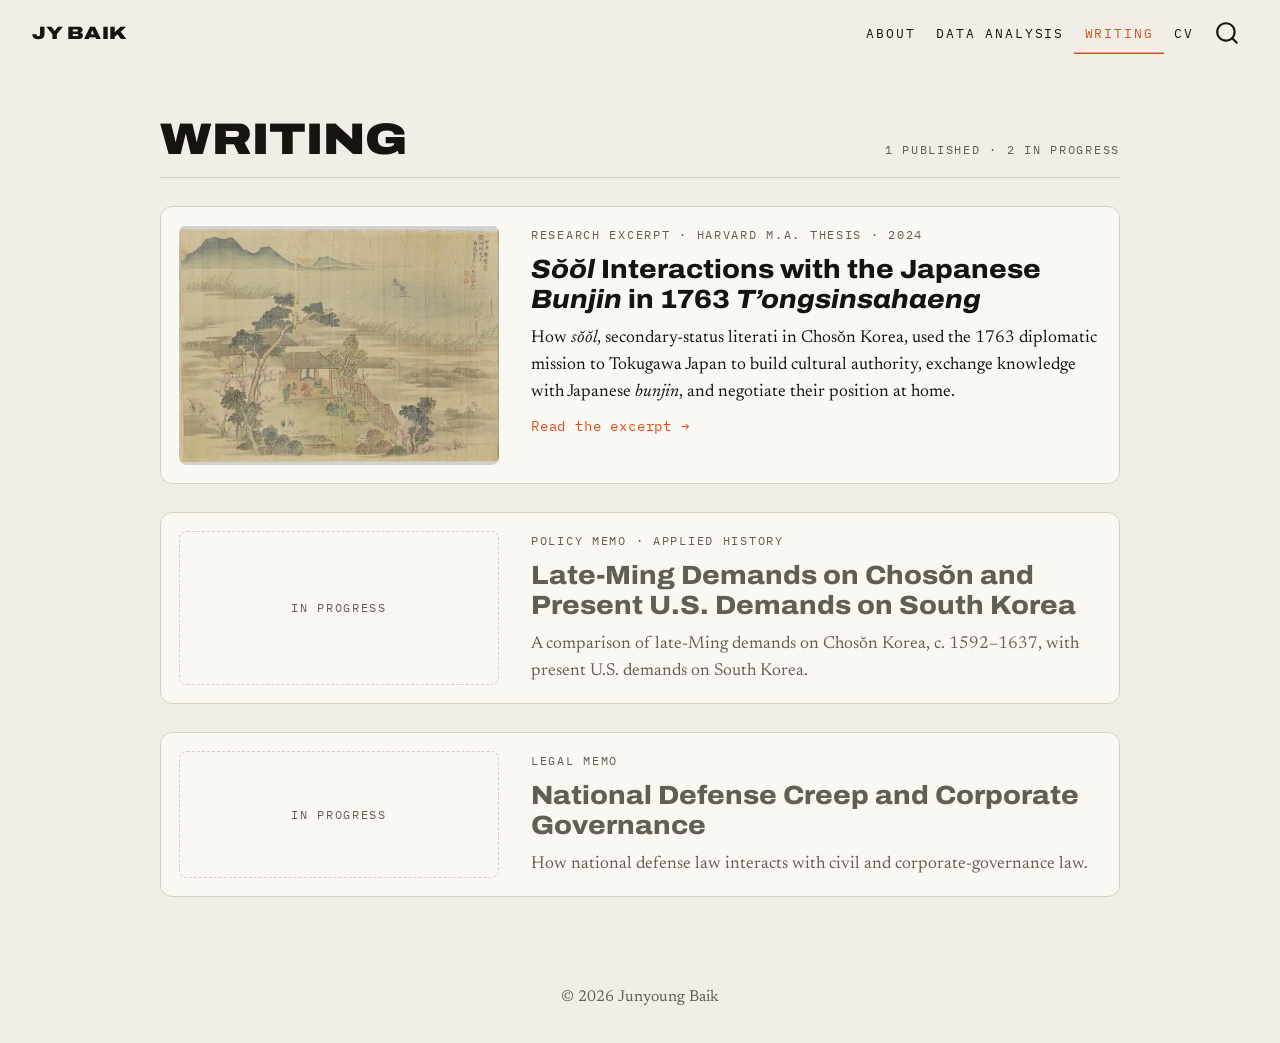
<file: writing/index.html>
<!DOCTYPE html>
<html xmlns="http://www.w3.org/1999/xhtml" lang="en" xml:lang="en"><head>

<meta charset="utf-8">
<meta name="generator" content="quarto-1.10.18">

<meta name="viewport" content="width=device-width, initial-scale=1.0, user-scalable=yes">


<title>Writing – Junyoung Baik</title>
<style>
/* Default styles provided by pandoc.
** See https://pandoc.org/MANUAL.html#variables-for-html for config info.
*/
span.smallcaps{font-variant: small-caps;}
div.columns{display: flex; gap: 1.5em;}
div.column{flex: auto;}
@media screen {
div.columns{gap: min(4vw, 1.5em);}
div.column{overflow-x: auto;}
}
div.hanging-indent{margin-left: 1.5em; text-indent: -1.5em;}
ul.task-list{list-style: none;}
ul.task-list li input[type="checkbox"] {
  width: 0.8em;
  margin: 0 0.8em 0.2em -1em; /* quarto-specific, see https://github.com/quarto-dev/quarto-cli/issues/4556 */ 
  vertical-align: middle;
}
</style>


<script src="../site_libs/quarto-nav/quarto-nav.js"></script>
<script src="../site_libs/quarto-nav/headroom.min.js"></script>
<script src="../site_libs/clipboard/clipboard.min.js"></script>
<script src="../site_libs/quarto-search/autocomplete.umd.js"></script>
<script src="../site_libs/quarto-search/fuse.min.js"></script>
<script src="../site_libs/quarto-search/quarto-search.js"></script>
<meta name="quarto:offset" content="../">
<script src="../site_libs/quarto-html/quarto.js" type="module"></script>
<script src="../site_libs/quarto-html/tabsets/tabsets.js" type="module"></script>
<script src="../site_libs/quarto-html/popper.min.js"></script>
<script src="../site_libs/quarto-html/tippy.umd.min.js"></script>
<script src="../site_libs/quarto-html/anchor.min.js"></script>
<link href="../site_libs/quarto-html/tippy.css" rel="stylesheet">
<link href="../site_libs/quarto-html/quarto-syntax-highlighting-7c68a30ea258f1cbeb56603bc0a48370.css" rel="stylesheet" id="quarto-text-highlighting-styles">
<script src="../site_libs/bootstrap/bootstrap.min.js"></script>
<link href="../site_libs/bootstrap/bootstrap-icons.css" rel="stylesheet">
<link href="../site_libs/bootstrap/bootstrap-ff5dfaf1683658c6f3fb941584f99c2e.min.css" rel="stylesheet" append-hash="true" id="quarto-bootstrap" data-mode="light">
<script id="quarto-search-options" type="application/json">{
  "location": "navbar",
  "copy-button": false,
  "collapse-after": 3,
  "panel-placement": "end",
  "type": "overlay",
  "limit": 50,
  "keyboard-shortcut": [
    "f",
    "/",
    "s"
  ],
  "show-item-context": false,
  "language": {
    "search-no-results-text": "No results",
    "search-matching-documents-text": "matching documents",
    "search-copy-link-title": "Copy link to search",
    "search-hide-matches-text": "Hide additional matches",
    "search-more-match-text": "more match in this document",
    "search-more-matches-text": "more matches in this document",
    "search-clear-button-title": "Clear",
    "search-text-placeholder": "",
    "search-detached-cancel-button-title": "Cancel",
    "search-submit-button-title": "Submit",
    "search-label": "Search"
  }
}</script>


<link rel="stylesheet" href="../styles.css">
</head>

<body class="nav-fixed quarto-light">

<div id="quarto-search-results"></div>
  <header id="quarto-header" class="headroom fixed-top">
    <nav class="navbar navbar-expand-lg " data-bs-theme="dark">
      <div class="navbar-container container-fluid">
      <div class="navbar-brand-container mx-auto">
    <a class="navbar-brand" href="../index.html">
    <span class="navbar-title">JY BAIK</span>
    </a>
  </div>
            <div id="quarto-search" class="" title="Search"></div>
          <button class="navbar-toggler" type="button" data-bs-toggle="collapse" data-bs-target="#navbarCollapse" aria-controls="navbarCollapse" role="menu" aria-expanded="false" aria-label="Toggle navigation" onclick="if (window.quartoToggleHeadroom) { window.quartoToggleHeadroom(); }">
  <span class="navbar-toggler-icon"></span>
</button>
          <div class="collapse navbar-collapse" id="navbarCollapse">
            <ul class="navbar-nav navbar-nav-scroll ms-auto">
  <li class="nav-item">
    <a class="nav-link" href="../index.html"> 
<span class="menu-text">About</span></a>
  </li>  
  <li class="nav-item">
    <a class="nav-link" href="../research/index.html"> 
<span class="menu-text">Data Analysis</span></a>
  </li>  
  <li class="nav-item">
    <a class="nav-link active" href="../writing/index.html" aria-current="page"> 
<span class="menu-text">Writing</span></a>
  </li>  
  <li class="nav-item">
    <a class="nav-link" href="../cv.html"> 
<span class="menu-text">CV</span></a>
  </li>  
</ul>
          </div> <!-- /navcollapse -->
            <div class="quarto-navbar-tools">
</div>
      </div> <!-- /container-fluid -->
    </nav>
</header>
<!-- content -->
<div id="quarto-content" class="quarto-container page-columns page-rows-contents page-layout-full page-navbar">
<!-- sidebar -->
<!-- margin-sidebar -->
    
<!-- main -->
<main class="content column-page" id="quarto-document-content"><header id="title-block-header" class="quarto-title-block"></header>




<div class="listing">
  <header class="list-head">
    <div class="list-title" role="heading" aria-level="1">Writing</div>
    <span class="label">1 published · 2 in progress</span>
  </header>

  <a class="tile" href="sool-1763.html">
    <div class="tile-img"><img src="images/kenka-gashuzu.jpg" alt="Elegant Gathering at Kenka Hall, painted by Kimura Kenkadō"></div>
    <div class="tile-body">
      <span class="label">Research excerpt · Harvard M.A. thesis · 2024</span>
      <div class="tile-title" role="heading" aria-level="2"><i>Sŏŏl</i> Interactions with the Japanese <i>Bunjin</i> in 1763 <i>T’ongsinsahaeng</i></div>
      <p>How <i>sŏŏl</i>, secondary-status literati in Chosŏn Korea, used the 1763 diplomatic mission to Tokugawa Japan to build cultural authority, exchange knowledge with Japanese <i>bunjin</i>, and negotiate their position at home.</p>
      <span class="more">Read the excerpt →</span>
    </div>
  </a>

  <div class="tile pending">
    <div class="tile-img"><span class="label">In progress</span></div>
    <div class="tile-body">
      <span class="label">Policy memo · Applied history</span>
      <div class="tile-title" role="heading" aria-level="2">Late-Ming Demands on Chosŏn and Present U.S. Demands on South Korea</div>
      <p>A comparison of late-Ming demands on Chosŏn Korea, c. 1592–1637, with present U.S. demands on South Korea.</p>
    </div>
  </div>

  <div class="tile pending">
    <div class="tile-img"><span class="label">In progress</span></div>
    <div class="tile-body">
      <span class="label">Legal memo</span>
      <div class="tile-title" role="heading" aria-level="2">National Defense Creep and Corporate Governance</div>
      <p>How national defense law interacts with civil and corporate-governance law.</p>
    </div>
  </div>
</div>



</main> <!-- /main -->
<script id="quarto-html-after-body" type="application/javascript">
  window.document.addEventListener("DOMContentLoaded", function (event) {
    const icon = "";
    const anchorJS = new window.AnchorJS();
    anchorJS.options = {
      placement: 'right',
      icon: icon
    };
    anchorJS.add('.anchored');
    const isCodeAnnotation = (el) => {
      for (const clz of el.classList) {
        if (clz.startsWith('code-annotation-')) {                     
          return true;
        }
      }
      return false;
    }
    const onCopySuccess = function(e) {
      // button target
      const button = e.trigger;
      // don't keep focus
      button.blur();
      // flash "checked"
      button.classList.add('code-copy-button-checked');
      var currentTitle = button.getAttribute("title");
      button.setAttribute("title", "Copied!");
      let tooltip;
      if (window.bootstrap) {
        button.setAttribute("data-bs-toggle", "tooltip");
        button.setAttribute("data-bs-placement", "left");
        button.setAttribute("data-bs-title", "Copied!");
        tooltip = new bootstrap.Tooltip(button, 
          { trigger: "manual", 
            customClass: "code-copy-button-tooltip",
            offset: [0, -8]});
        tooltip.show();    
      }
      setTimeout(function() {
        if (tooltip) {
          tooltip.hide();
          button.removeAttribute("data-bs-title");
          button.removeAttribute("data-bs-toggle");
          button.removeAttribute("data-bs-placement");
        }
        button.setAttribute("title", currentTitle);
        button.classList.remove('code-copy-button-checked');
      }, 1000);
      // clear code selection
      e.clearSelection();
    }
    const getTextToCopy = function(trigger) {
      const outerScaffold = trigger.parentElement.cloneNode(true);
      const codeEl = outerScaffold.querySelector('code');
      for (const childEl of codeEl.children) {
        if (isCodeAnnotation(childEl)) {
          childEl.remove();
        }
      }
      return codeEl.innerText;
    }
    const clipboard = new window.ClipboardJS('.code-copy-button:not([data-in-quarto-modal])', {
      text: getTextToCopy
    });
    clipboard.on('success', onCopySuccess);
    if (window.document.getElementById('quarto-embedded-source-code-modal')) {
      const clipboardModal = new window.ClipboardJS('.code-copy-button[data-in-quarto-modal]', {
        text: getTextToCopy,
        container: window.document.getElementById('quarto-embedded-source-code-modal')
      });
      clipboardModal.on('success', onCopySuccess);
    }
      var localhostRegex = new RegExp(/^(?:http|https):\/\/localhost\:?[0-9]*\//);
      var mailtoRegex = new RegExp(/^mailto:/);
        var filterRegex = new RegExp("https:\/\/bjunyoung\.github\.io\/portfolio-site\/");
      var isInternal = (href) => {
          return filterRegex.test(href) || localhostRegex.test(href) || mailtoRegex.test(href);
      }
      // Inspect non-navigation links and adorn them if external
     var links = window.document.querySelectorAll('a[href]:not(.nav-link):not(.navbar-brand):not(.toc-action):not(.sidebar-link):not(.sidebar-item-toggle):not(.pagination-link):not(.no-external):not([aria-hidden]):not(.dropdown-item):not(.quarto-navigation-tool):not(.about-link)');
      for (var i=0; i<links.length; i++) {
        const link = links[i];
        if (!isInternal(link.href)) {
          // undo the damage that might have been done by quarto-nav.js in the case of
          // links that we want to consider external
          if (link.dataset.originalHref !== undefined) {
            link.href = link.dataset.originalHref;
          }
        }
      }
    function tippyHover(el, contentFn, onTriggerFn, onUntriggerFn) {
      const config = {
        allowHTML: true,
        maxWidth: 500,
        delay: 100,
        arrow: false,
        appendTo: function(el) {
            return el.parentElement;
        },
        interactive: true,
        interactiveBorder: 10,
        theme: 'quarto',
        placement: 'bottom-start',
      };
      if (contentFn) {
        config.content = contentFn;
      }
      if (onTriggerFn) {
        config.onTrigger = onTriggerFn;
      }
      if (onUntriggerFn) {
        config.onUntrigger = onUntriggerFn;
      }
      window.tippy(el, config); 
    }
    const noterefs = window.document.querySelectorAll('a[role="doc-noteref"]');
    for (var i=0; i<noterefs.length; i++) {
      const ref = noterefs[i];
      tippyHover(ref, function() {
        // use id or data attribute instead here
        let href = ref.getAttribute('data-footnote-href') || ref.getAttribute('href');
        try { href = new URL(href).hash; } catch {}
        const id = href.replace(/^#\/?/, "");
        const note = window.document.getElementById(id);
        if (note) {
          return note.innerHTML;
        } else {
          return "";
        }
      });
    }
    const xrefs = window.document.querySelectorAll('a.quarto-xref');
    const processXRef = (id, note) => {
      // Strip column container classes
      const stripColumnClz = (el) => {
        el.classList.remove("page-full", "page-columns");
        if (el.children) {
          for (const child of el.children) {
            stripColumnClz(child);
          }
        }
      }
      stripColumnClz(note)
      if (id === null || id.startsWith('sec-')) {
        // Special case sections, only their first couple elements
        const container = document.createElement("div");
        if (note.children && note.children.length > 2) {
          container.appendChild(note.children[0].cloneNode(true));
          for (let i = 1; i < note.children.length; i++) {
            const child = note.children[i];
            if (child.tagName === "P" && child.innerText === "") {
              continue;
            } else {
              container.appendChild(child.cloneNode(true));
              break;
            }
          }
          if (window.Quarto?.typesetMath) {
            window.Quarto.typesetMath(container);
          }
          return container.innerHTML
        } else {
          if (window.Quarto?.typesetMath) {
            window.Quarto.typesetMath(note);
          }
          return note.innerHTML;
        }
      } else {
        // Remove any anchor links if they are present
        const anchorLink = note.querySelector('a.anchorjs-link');
        if (anchorLink) {
          anchorLink.remove();
        }
        if (window.Quarto?.typesetMath) {
          window.Quarto.typesetMath(note);
        }
        if (note.classList.contains("callout")) {
          return note.outerHTML;
        } else {
          return note.innerHTML;
        }
      }
    }
    for (var i=0; i<xrefs.length; i++) {
      const xref = xrefs[i];
      tippyHover(xref, undefined, function(instance) {
        instance.disable();
        let url = xref.getAttribute('href');
        let hash = undefined; 
        if (url.startsWith('#')) {
          hash = url;
        } else {
          try { hash = new URL(url).hash; } catch {}
        }
        if (hash) {
          const id = hash.replace(/^#\/?/, "");
          const note = window.document.getElementById(id);
          if (note !== null) {
            try {
              const html = processXRef(id, note.cloneNode(true));
              instance.setContent(html);
            } finally {
              instance.enable();
              instance.show();
            }
          } else {
            // See if we can fetch this
            fetch(url.split('#')[0])
            .then(res => res.text())
            .then(html => {
              const parser = new DOMParser();
              const htmlDoc = parser.parseFromString(html, "text/html");
              const note = htmlDoc.getElementById(id);
              if (note !== null) {
                const html = processXRef(id, note);
                instance.setContent(html);
              } 
            }).finally(() => {
              instance.enable();
              instance.show();
            });
          }
        } else {
          // See if we can fetch a full url (with no hash to target)
          // This is a special case and we should probably do some content thinning / targeting
          fetch(url)
          .then(res => res.text())
          .then(html => {
            const parser = new DOMParser();
            const htmlDoc = parser.parseFromString(html, "text/html");
            const note = htmlDoc.querySelector('main.content');
            if (note !== null) {
              // This should only happen for chapter cross references
              // (since there is no id in the URL)
              // remove the first header
              if (note.children.length > 0 && note.children[0].tagName === "HEADER") {
                note.children[0].remove();
              }
              const html = processXRef(null, note);
              instance.setContent(html);
            } 
          }).finally(() => {
            instance.enable();
            instance.show();
          });
        }
      }, function(instance) {
      });
    }
        let selectedAnnoteEl;
        const selectorForAnnotation = ( cell, annotation) => {
          let cellAttr = 'data-code-cell="' + cell + '"';
          let lineAttr = 'data-code-annotation="' +  annotation + '"';
          const selector = 'span[' + cellAttr + '][' + lineAttr + ']';
          return selector;
        }
        const selectCodeLines = (annoteEl) => {
          const doc = window.document;
          const targetCell = annoteEl.getAttribute("data-target-cell");
          const targetAnnotation = annoteEl.getAttribute("data-target-annotation");
          const annoteSpan = window.document.querySelector(selectorForAnnotation(targetCell, targetAnnotation));
          const lines = annoteSpan.getAttribute("data-code-lines").split(",");
          const lineIds = lines.map((line) => {
            return targetCell + "-" + line;
          })
          let top = null;
          let height = null;
          let parent = null;
          if (lineIds.length > 0) {
              //compute the position of the single el (top and bottom and make a div)
              const el = window.document.getElementById(lineIds[0]);
              top = el.offsetTop;
              height = el.offsetHeight;
              parent = el.parentElement.parentElement;
            if (lineIds.length > 1) {
              const lastEl = window.document.getElementById(lineIds[lineIds.length - 1]);
              const bottom = lastEl.offsetTop + lastEl.offsetHeight;
              height = bottom - top;
            }
            if (top !== null && height !== null && parent !== null) {
              // cook up a div (if necessary) and position it 
              let div = window.document.getElementById("code-annotation-line-highlight");
              if (div === null) {
                div = window.document.createElement("div");
                div.setAttribute("id", "code-annotation-line-highlight");
                div.style.position = 'absolute';
                parent.appendChild(div);
              }
              div.style.top = top - 2 + "px";
              div.style.height = height + 4 + "px";
              div.style.left = 0;
              let gutterDiv = window.document.getElementById("code-annotation-line-highlight-gutter");
              if (gutterDiv === null) {
                gutterDiv = window.document.createElement("div");
                gutterDiv.setAttribute("id", "code-annotation-line-highlight-gutter");
                gutterDiv.style.position = 'absolute';
                const codeCell = window.document.getElementById(targetCell);
                const gutter = codeCell.querySelector('.code-annotation-gutter');
                gutter.appendChild(gutterDiv);
              }
              gutterDiv.style.top = top - 2 + "px";
              gutterDiv.style.height = height + 4 + "px";
            }
            selectedAnnoteEl = annoteEl;
          }
        };
        const unselectCodeLines = () => {
          const elementsIds = ["code-annotation-line-highlight", "code-annotation-line-highlight-gutter"];
          elementsIds.forEach((elId) => {
            const div = window.document.getElementById(elId);
            if (div) {
              div.remove();
            }
          });
          selectedAnnoteEl = undefined;
        };
          // Handle positioning of the toggle
      window.addEventListener(
        "resize",
        throttle(() => {
          elRect = undefined;
          if (selectedAnnoteEl) {
            selectCodeLines(selectedAnnoteEl);
          }
        }, 10)
      );
      function throttle(fn, ms) {
      let throttle = false;
      let timer;
        return (...args) => {
          if(!throttle) { // first call gets through
              fn.apply(this, args);
              throttle = true;
          } else { // all the others get throttled
              if(timer) clearTimeout(timer); // cancel #2
              timer = setTimeout(() => {
                fn.apply(this, args);
                timer = throttle = false;
              }, ms);
          }
        };
      }
        // Attach click handler to the DT
        const annoteDls = window.document.querySelectorAll('dt[data-target-cell]');
        for (const annoteDlNode of annoteDls) {
          annoteDlNode.addEventListener('click', (event) => {
            const clickedEl = event.target;
            if (clickedEl !== selectedAnnoteEl) {
              unselectCodeLines();
              const activeEl = window.document.querySelector('dt[data-target-cell].code-annotation-active');
              if (activeEl) {
                activeEl.classList.remove('code-annotation-active');
              }
              selectCodeLines(clickedEl);
              clickedEl.classList.add('code-annotation-active');
            } else {
              // Unselect the line
              unselectCodeLines();
              clickedEl.classList.remove('code-annotation-active');
            }
          });
        }
    const findCites = (el) => {
      const parentEl = el.parentElement;
      if (parentEl) {
        const cites = parentEl.dataset.cites;
        if (cites) {
          return {
            el,
            cites: cites.split(' ')
          };
        } else {
          return findCites(el.parentElement)
        }
      } else {
        return undefined;
      }
    };
    var bibliorefs = window.document.querySelectorAll('a[role="doc-biblioref"]');
    for (var i=0; i<bibliorefs.length; i++) {
      const ref = bibliorefs[i];
      const citeInfo = findCites(ref);
      if (citeInfo) {
        tippyHover(citeInfo.el, function() {
          var popup = window.document.createElement('div');
          citeInfo.cites.forEach(function(cite) {
            var citeDiv = window.document.createElement('div');
            citeDiv.classList.add('hanging-indent');
            citeDiv.classList.add('csl-entry');
            var biblioDiv = window.document.getElementById('ref-' + cite);
            if (biblioDiv) {
              citeDiv.innerHTML = biblioDiv.innerHTML;
            }
            popup.appendChild(citeDiv);
          });
          return popup.innerHTML;
        });
      }
    }
  });
  </script>
</div> <!-- /content -->
<footer class="footer">
  <div class="nav-footer">
    <div class="nav-footer-left">
      &nbsp;
    </div>   
    <div class="nav-footer-center">
<p>© 2026 Junyoung Baik</p>
</div>
    <div class="nav-footer-right">
      &nbsp;
    </div>
  </div>
</footer>




</body></html>
</file>
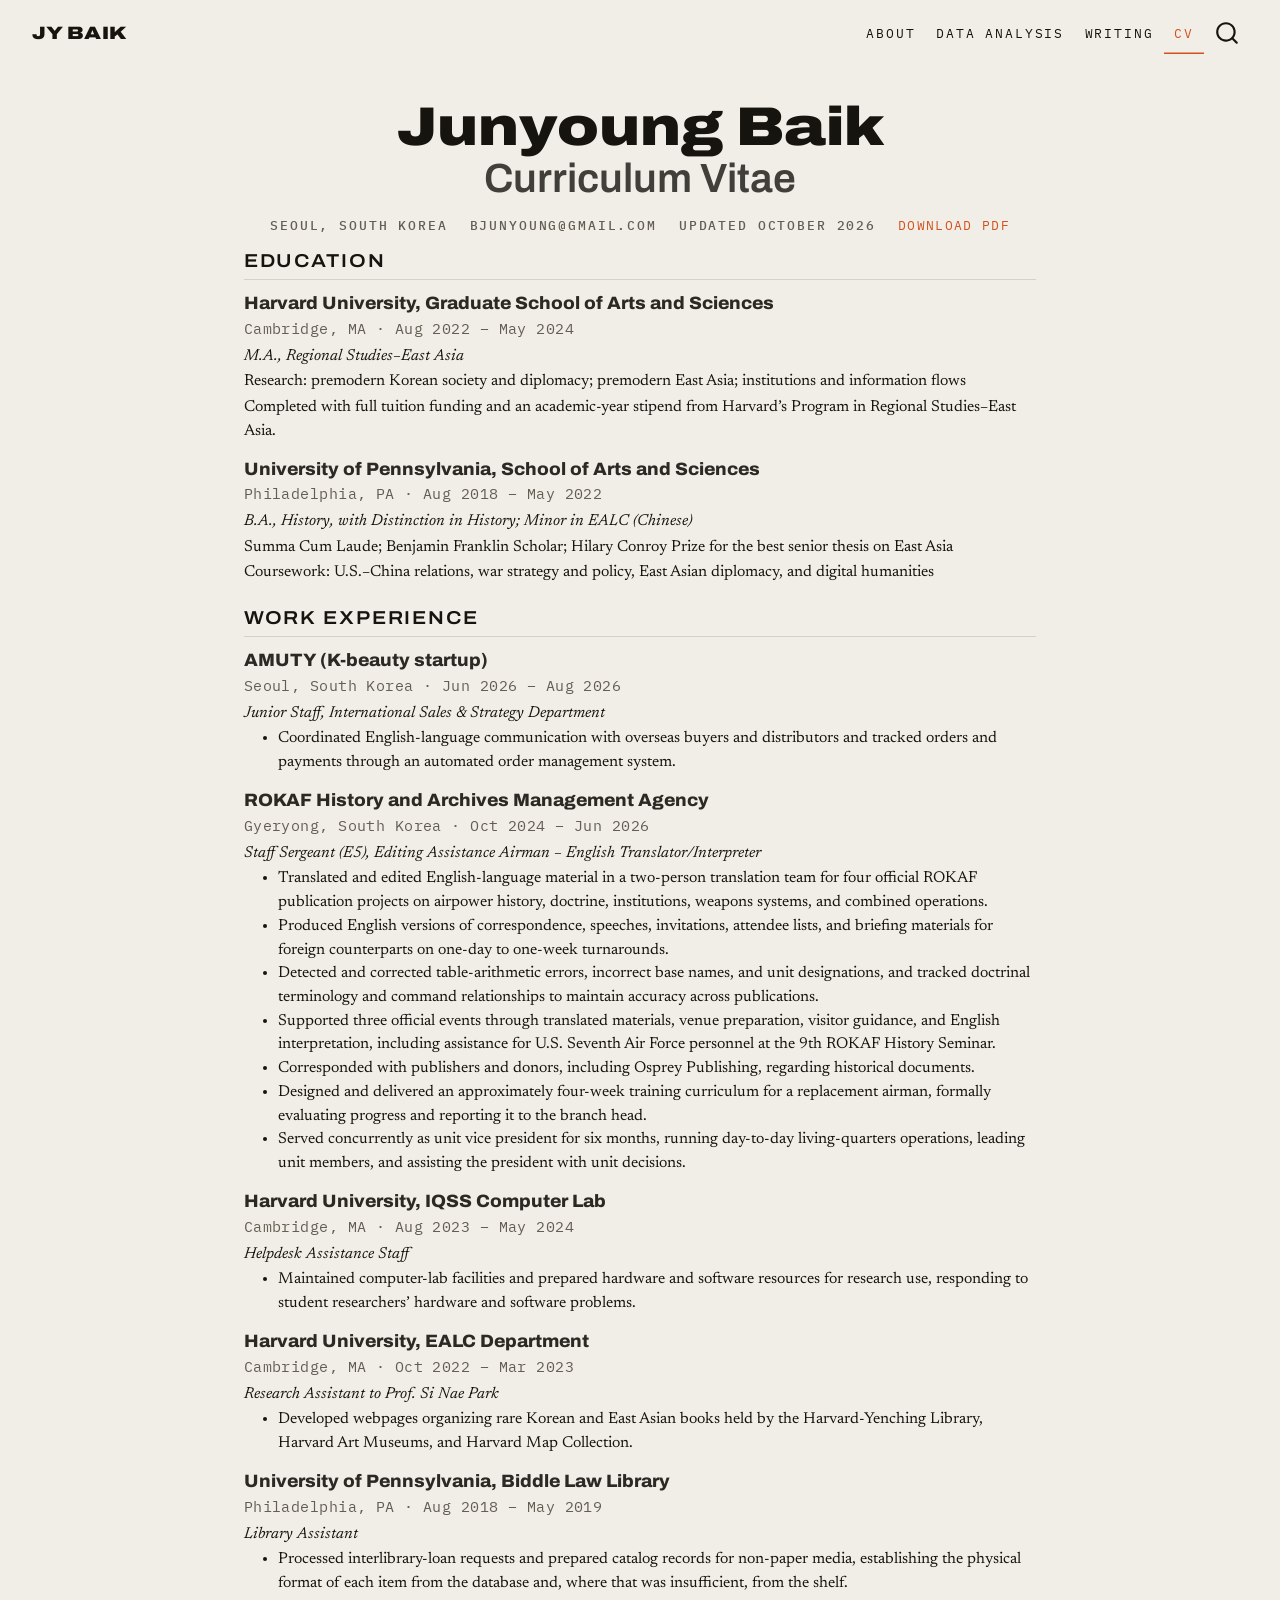
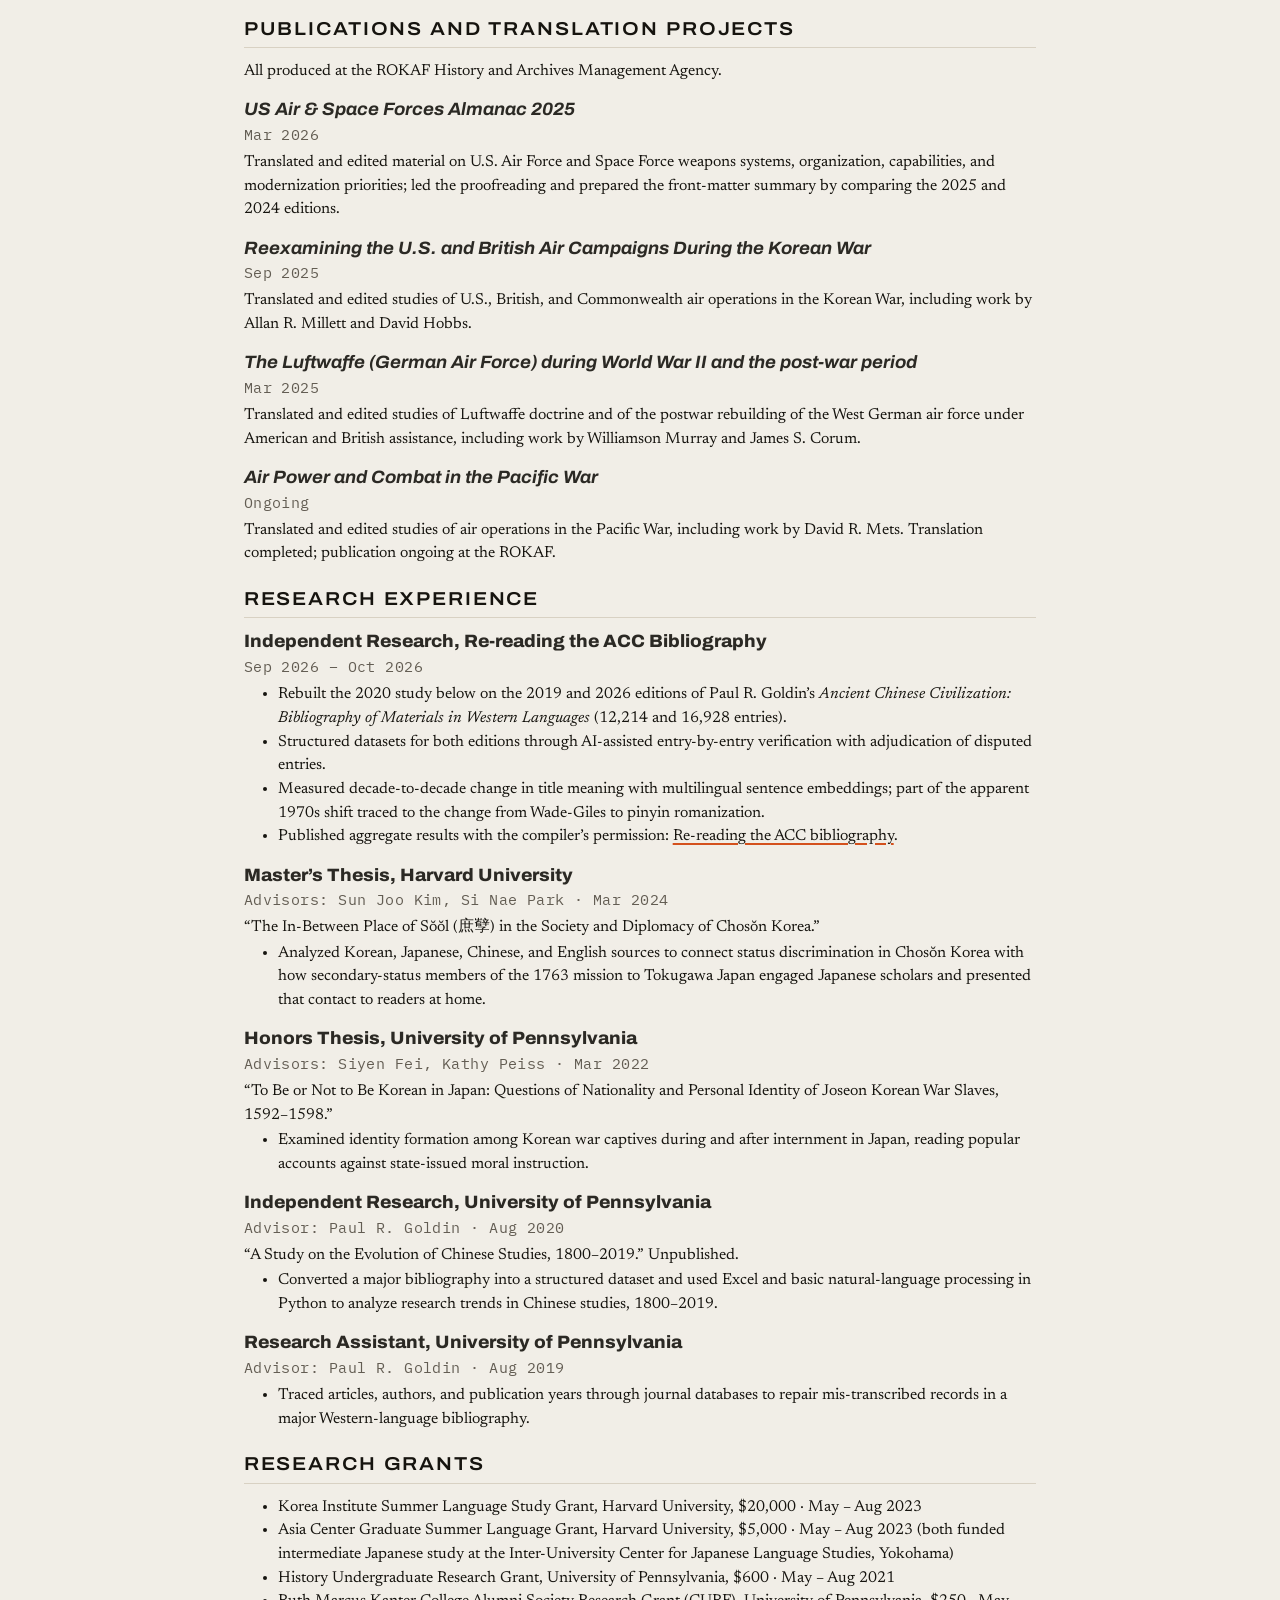
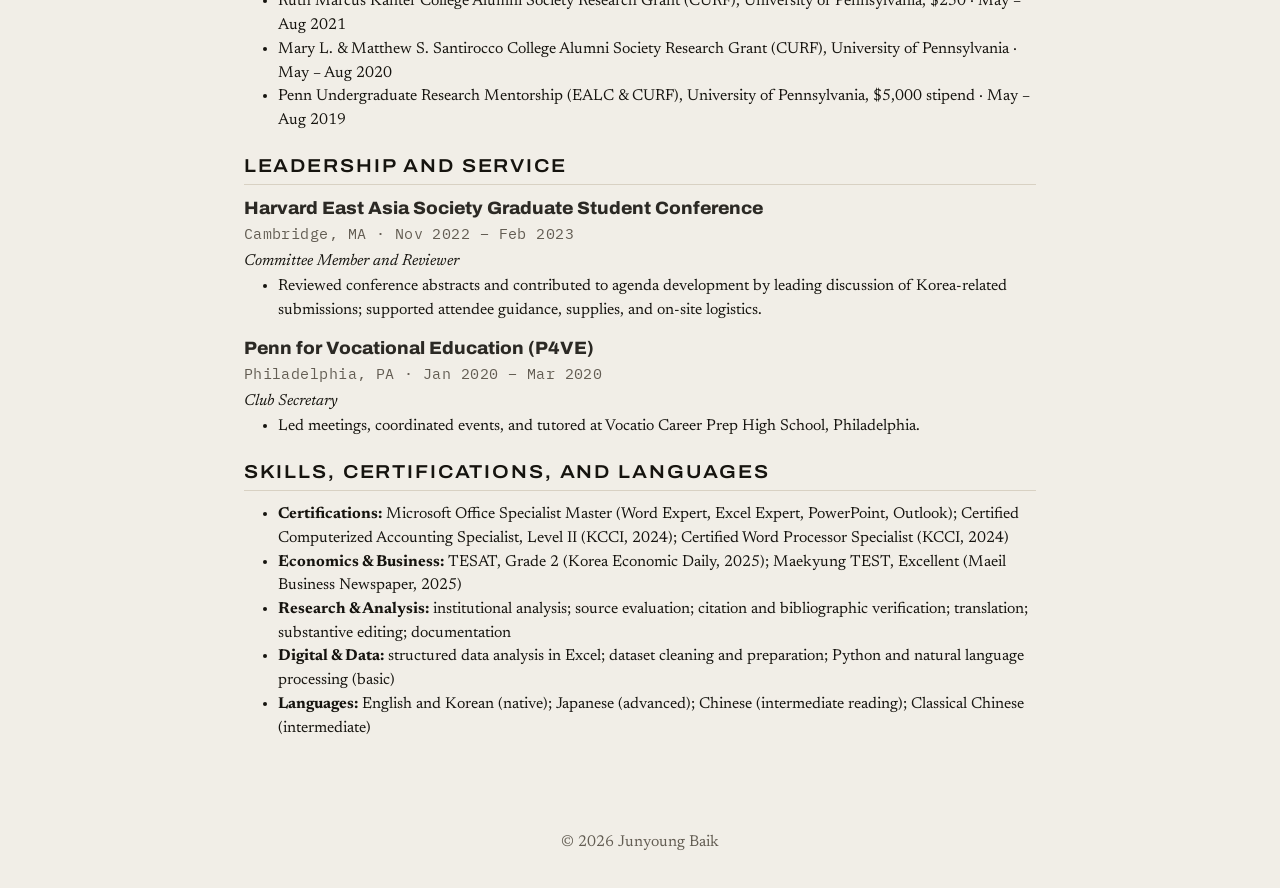
<file: cv.html>
<!DOCTYPE html>
<html xmlns="http://www.w3.org/1999/xhtml" lang="en" xml:lang="en"><head>

<meta charset="utf-8">
<meta name="generator" content="quarto-1.10.18">

<meta name="viewport" content="width=device-width, initial-scale=1.0, user-scalable=yes">


<title>CV – Junyoung Baik</title>
<style>
/* Default styles provided by pandoc.
** See https://pandoc.org/MANUAL.html#variables-for-html for config info.
*/
span.smallcaps{font-variant: small-caps;}
div.columns{display: flex; gap: 1.5em;}
div.column{flex: auto;}
@media screen {
div.columns{gap: min(4vw, 1.5em);}
div.column{overflow-x: auto;}
}
div.hanging-indent{margin-left: 1.5em; text-indent: -1.5em;}
ul.task-list{list-style: none;}
ul.task-list li input[type="checkbox"] {
  width: 0.8em;
  margin: 0 0.8em 0.2em -1em; /* quarto-specific, see https://github.com/quarto-dev/quarto-cli/issues/4556 */ 
  vertical-align: middle;
}
</style>


<script src="site_libs/quarto-nav/quarto-nav.js"></script>
<script src="site_libs/quarto-nav/headroom.min.js"></script>
<script src="site_libs/clipboard/clipboard.min.js"></script>
<script src="site_libs/quarto-search/autocomplete.umd.js"></script>
<script src="site_libs/quarto-search/fuse.min.js"></script>
<script src="site_libs/quarto-search/quarto-search.js"></script>
<meta name="quarto:offset" content="./">
<script src="site_libs/quarto-html/quarto.js" type="module"></script>
<script src="site_libs/quarto-html/tabsets/tabsets.js" type="module"></script>
<script src="site_libs/quarto-html/popper.min.js"></script>
<script src="site_libs/quarto-html/tippy.umd.min.js"></script>
<script src="site_libs/quarto-html/anchor.min.js"></script>
<link href="site_libs/quarto-html/tippy.css" rel="stylesheet">
<link href="site_libs/quarto-html/quarto-syntax-highlighting-7c68a30ea258f1cbeb56603bc0a48370.css" rel="stylesheet" id="quarto-text-highlighting-styles">
<script src="site_libs/bootstrap/bootstrap.min.js"></script>
<link href="site_libs/bootstrap/bootstrap-icons.css" rel="stylesheet">
<link href="site_libs/bootstrap/bootstrap-3f91bf266ae419530e3aba6c110f7beb.min.css" rel="stylesheet" append-hash="true" id="quarto-bootstrap" data-mode="light">
<script id="quarto-search-options" type="application/json">{
  "location": "navbar",
  "copy-button": false,
  "collapse-after": 3,
  "panel-placement": "end",
  "type": "overlay",
  "limit": 50,
  "keyboard-shortcut": [
    "f",
    "/",
    "s"
  ],
  "show-item-context": false,
  "language": {
    "search-no-results-text": "No results",
    "search-matching-documents-text": "matching documents",
    "search-copy-link-title": "Copy link to search",
    "search-hide-matches-text": "Hide additional matches",
    "search-more-match-text": "more match in this document",
    "search-more-matches-text": "more matches in this document",
    "search-clear-button-title": "Clear",
    "search-text-placeholder": "",
    "search-detached-cancel-button-title": "Cancel",
    "search-submit-button-title": "Submit",
    "search-label": "Search"
  }
}</script>


<link rel="stylesheet" href="styles.css">
</head>

<body class="nav-fixed cv-page fullcontent quarto-light">

<div id="quarto-search-results"></div>
  <header id="quarto-header" class="headroom fixed-top">
    <nav class="navbar navbar-expand-lg " data-bs-theme="dark">
      <div class="navbar-container container-fluid">
      <div class="navbar-brand-container mx-auto">
    <a class="navbar-brand" href="./index.html">
    <span class="navbar-title">JY BAIK</span>
    </a>
  </div>
            <div id="quarto-search" class="" title="Search"></div>
          <button class="navbar-toggler" type="button" data-bs-toggle="collapse" data-bs-target="#navbarCollapse" aria-controls="navbarCollapse" role="menu" aria-expanded="false" aria-label="Toggle navigation" onclick="if (window.quartoToggleHeadroom) { window.quartoToggleHeadroom(); }">
  <span class="navbar-toggler-icon"></span>
</button>
          <div class="collapse navbar-collapse" id="navbarCollapse">
            <ul class="navbar-nav navbar-nav-scroll ms-auto">
  <li class="nav-item">
    <a class="nav-link" href="./index.html"> 
<span class="menu-text">About</span></a>
  </li>  
  <li class="nav-item">
    <a class="nav-link" href="./research/index.html"> 
<span class="menu-text">Data Analysis</span></a>
  </li>  
  <li class="nav-item">
    <a class="nav-link" href="./writing/index.html"> 
<span class="menu-text">Writing</span></a>
  </li>  
  <li class="nav-item">
    <a class="nav-link active" href="./cv.html" aria-current="page"> 
<span class="menu-text">CV</span></a>
  </li>  
</ul>
          </div> <!-- /navcollapse -->
            <div class="quarto-navbar-tools">
</div>
      </div> <!-- /container-fluid -->
    </nav>
</header>
<!-- content -->
<div id="quarto-content" class="quarto-container page-columns page-rows-contents page-layout-article page-navbar">
<!-- sidebar -->
<!-- margin-sidebar -->
    
<!-- main -->
<main class="content" id="quarto-document-content">

<header id="title-block-header" class="quarto-title-block default">
<div class="quarto-title">
<h1 class="title">Junyoung Baik</h1>
<p class="subtitle lead">Curriculum Vitae</p>
</div>



<div class="quarto-title-meta">

    
  
    
  </div>
  


</header>


<div class="cv-actions">
<p><span class="label">Seoul, South Korea</span> <span class="label">bjunyoung@gmail.com</span> <span class="label">Updated October 2026</span> <a href="cv.pdf" class="back-link">Download PDF</a></p>
</div>
<section id="education" class="level2">
<h2 class="anchored" data-anchor-id="education">Education</h2>
<section id="harvard-university-graduate-school-of-arts-and-sciences" class="level3">
<h3 class="anchored" data-anchor-id="harvard-university-graduate-school-of-arts-and-sciences">Harvard University, Graduate School of Arts and Sciences</h3>
<p><span class="meta">Cambridge, MA · Aug 2022 – May 2024</span></p>
<p><em>M.A., Regional Studies–East Asia</em></p>
<p>Research: premodern Korean society and diplomacy; premodern East Asia; institutions and information flows</p>
<p>Completed with full tuition funding and an academic-year stipend from Harvard’s Program in Regional Studies–East Asia.</p>
</section>
<section id="university-of-pennsylvania-school-of-arts-and-sciences" class="level3">
<h3 class="anchored" data-anchor-id="university-of-pennsylvania-school-of-arts-and-sciences">University of Pennsylvania, School of Arts and Sciences</h3>
<p><span class="meta">Philadelphia, PA · Aug 2018 – May 2022</span></p>
<p><em>B.A., History, with Distinction in History; Minor in EALC (Chinese)</em></p>
<p>Summa Cum Laude; Benjamin Franklin Scholar; Hilary Conroy Prize for the best senior thesis on East Asia</p>
<p>Coursework: U.S.–China relations, war strategy and policy, East Asian diplomacy, and digital humanities</p>
</section>
</section>
<section id="work-experience" class="level2">
<h2 class="anchored" data-anchor-id="work-experience">Work Experience</h2>
<section id="amuty-k-beauty-startup" class="level3">
<h3 class="anchored" data-anchor-id="amuty-k-beauty-startup">AMUTY (K-beauty startup)</h3>
<p><span class="meta">Seoul, South Korea · Jun 2026 – Aug 2026</span></p>
<p><em>Junior Staff, International Sales &amp; Strategy Department</em></p>
<ul>
<li>Coordinated English-language communication with overseas buyers and distributors and tracked orders and payments through an automated order management system.</li>
</ul>
</section>
<section id="rokaf-history-and-archives-management-agency" class="level3">
<h3 class="anchored" data-anchor-id="rokaf-history-and-archives-management-agency">ROKAF History and Archives Management Agency</h3>
<p><span class="meta">Gyeryong, South Korea · Oct 2024 – Jun 2026</span></p>
<p><em>Staff Sergeant (E5), Editing Assistance Airman – English Translator/Interpreter</em></p>
<ul>
<li>Translated and edited English-language material in a two-person translation team for four official ROKAF publication projects on airpower history, doctrine, institutions, weapons systems, and combined operations.</li>
<li>Produced English versions of correspondence, speeches, invitations, attendee lists, and briefing materials for foreign counterparts on one-day to one-week turnarounds.</li>
<li>Detected and corrected table-arithmetic errors, incorrect base names, and unit designations, and tracked doctrinal terminology and command relationships to maintain accuracy across publications.</li>
<li>Supported three official events through translated materials, venue preparation, visitor guidance, and English interpretation, including assistance for U.S. Seventh Air Force personnel at the 9th ROKAF History Seminar.</li>
<li>Corresponded with publishers and donors, including Osprey Publishing, regarding historical documents.</li>
<li>Designed and delivered an approximately four-week training curriculum for a replacement airman, formally evaluating progress and reporting it to the branch head.</li>
<li>Served concurrently as unit vice president for six months, running day-to-day living-quarters operations, leading unit members, and assisting the president with unit decisions.</li>
</ul>
</section>
<section id="harvard-university-iqss-computer-lab" class="level3">
<h3 class="anchored" data-anchor-id="harvard-university-iqss-computer-lab">Harvard University, IQSS Computer Lab</h3>
<p><span class="meta">Cambridge, MA · Aug 2023 – May 2024</span></p>
<p><em>Helpdesk Assistance Staff</em></p>
<ul>
<li>Maintained computer-lab facilities and prepared hardware and software resources for research use, responding to student researchers’ hardware and software problems.</li>
</ul>
</section>
<section id="harvard-university-ealc-department" class="level3">
<h3 class="anchored" data-anchor-id="harvard-university-ealc-department">Harvard University, EALC Department</h3>
<p><span class="meta">Cambridge, MA · Oct 2022 – Mar 2023</span></p>
<p><em>Research Assistant to Prof.&nbsp;Si Nae Park</em></p>
<ul>
<li>Developed webpages organizing rare Korean and East Asian books held by the Harvard-Yenching Library, Harvard Art Museums, and Harvard Map Collection.</li>
</ul>
</section>
<section id="university-of-pennsylvania-biddle-law-library" class="level3">
<h3 class="anchored" data-anchor-id="university-of-pennsylvania-biddle-law-library">University of Pennsylvania, Biddle Law Library</h3>
<p><span class="meta">Philadelphia, PA · Aug 2018 – May 2019</span></p>
<p><em>Library Assistant</em></p>
<ul>
<li>Processed interlibrary-loan requests and prepared catalog records for non-paper media, establishing the physical format of each item from the database and, where that was insufficient, from the shelf.</li>
</ul>
</section>
</section>
<section id="publications-and-translation-projects" class="level2">
<h2 class="anchored" data-anchor-id="publications-and-translation-projects">Publications and Translation Projects</h2>
<p>All produced at the ROKAF History and Archives Management Agency.</p>
<section id="us-air-space-forces-almanac-2025" class="level3">
<h3 class="anchored" data-anchor-id="us-air-space-forces-almanac-2025"><em>US Air &amp; Space Forces Almanac 2025</em></h3>
<p><span class="meta">Mar 2026</span></p>
<p>Translated and edited material on U.S. Air Force and Space Force weapons systems, organization, capabilities, and modernization priorities; led the proofreading and prepared the front-matter summary by comparing the 2025 and 2024 editions.</p>
</section>
<section id="reexamining-the-u.s.-and-british-air-campaigns-during-the-korean-war" class="level3">
<h3 class="anchored" data-anchor-id="reexamining-the-u.s.-and-british-air-campaigns-during-the-korean-war"><em>Reexamining the U.S. and British Air Campaigns During the Korean War</em></h3>
<p><span class="meta">Sep 2025</span></p>
<p>Translated and edited studies of U.S., British, and Commonwealth air operations in the Korean War, including work by Allan R. Millett and David Hobbs.</p>
</section>
<section id="the-luftwaffe-german-air-force-during-world-war-ii-and-the-post-war-period" class="level3">
<h3 class="anchored" data-anchor-id="the-luftwaffe-german-air-force-during-world-war-ii-and-the-post-war-period"><em>The Luftwaffe (German Air Force) during World War II and the post-war period</em></h3>
<p><span class="meta">Mar 2025</span></p>
<p>Translated and edited studies of Luftwaffe doctrine and of the postwar rebuilding of the West German air force under American and British assistance, including work by Williamson Murray and James S. Corum.</p>
</section>
<section id="air-power-and-combat-in-the-pacific-war" class="level3">
<h3 class="anchored" data-anchor-id="air-power-and-combat-in-the-pacific-war"><em>Air Power and Combat in the Pacific War</em></h3>
<p><span class="meta">Ongoing</span></p>
<p>Translated and edited studies of air operations in the Pacific War, including work by David R. Mets. Translation completed; publication ongoing at the ROKAF.</p>
</section>
</section>
<section id="research-experience" class="level2">
<h2 class="anchored" data-anchor-id="research-experience">Research Experience</h2>
<section id="independent-research-re-reading-the-acc-bibliography" class="level3">
<h3 class="anchored" data-anchor-id="independent-research-re-reading-the-acc-bibliography">Independent Research, Re-reading the ACC Bibliography</h3>
<p><span class="meta">Sep 2026 – Oct 2026</span></p>
<ul>
<li>Rebuilt the 2020 study below on the 2019 and 2026 editions of Paul R. Goldin’s <em>Ancient Chinese Civilization: Bibliography of Materials in Western Languages</em> (12,214 and 16,928 entries).</li>
<li>Structured datasets for both editions through AI-assisted entry-by-entry verification with adjudication of disputed entries.</li>
<li>Measured decade-to-decade change in title meaning with multilingual sentence embeddings; part of the apparent 1970s shift traced to the change from Wade-Giles to pinyin romanization.</li>
<li>Published aggregate results with the compiler’s permission: <a href="research/acc-bibliometrics.html">Re-reading the ACC bibliography</a>.</li>
</ul>
</section>
<section id="masters-thesis-harvard-university" class="level3">
<h3 class="anchored" data-anchor-id="masters-thesis-harvard-university">Master’s Thesis, Harvard University</h3>
<p><span class="meta">Advisors: Sun Joo Kim, Si Nae Park · Mar 2024</span></p>
<p>“The In-Between Place of Sŏŏl (庶孼) in the Society and Diplomacy of Chosŏn Korea.”</p>
<ul>
<li>Analyzed Korean, Japanese, Chinese, and English sources to connect status discrimination in Chosŏn Korea with how secondary-status members of the 1763 mission to Tokugawa Japan engaged Japanese scholars and presented that contact to readers at home.</li>
</ul>
</section>
<section id="honors-thesis-university-of-pennsylvania" class="level3">
<h3 class="anchored" data-anchor-id="honors-thesis-university-of-pennsylvania">Honors Thesis, University of Pennsylvania</h3>
<p><span class="meta">Advisors: Siyen Fei, Kathy Peiss · Mar 2022</span></p>
<p>“To Be or Not to Be Korean in Japan: Questions of Nationality and Personal Identity of Joseon Korean War Slaves, 1592–1598.”</p>
<ul>
<li>Examined identity formation among Korean war captives during and after internment in Japan, reading popular accounts against state-issued moral instruction.</li>
</ul>
</section>
<section id="independent-research-university-of-pennsylvania" class="level3">
<h3 class="anchored" data-anchor-id="independent-research-university-of-pennsylvania">Independent Research, University of Pennsylvania</h3>
<p><span class="meta">Advisor: Paul R. Goldin · Aug 2020</span></p>
<p>“A Study on the Evolution of Chinese Studies, 1800–2019.” Unpublished.</p>
<ul>
<li>Converted a major bibliography into a structured dataset and used Excel and basic natural-language processing in Python to analyze research trends in Chinese studies, 1800–2019.</li>
</ul>
</section>
<section id="research-assistant-university-of-pennsylvania" class="level3">
<h3 class="anchored" data-anchor-id="research-assistant-university-of-pennsylvania">Research Assistant, University of Pennsylvania</h3>
<p><span class="meta">Advisor: Paul R. Goldin · Aug 2019</span></p>
<ul>
<li>Traced articles, authors, and publication years through journal databases to repair mis-transcribed records in a major Western-language bibliography.</li>
</ul>
</section>
</section>
<section id="research-grants" class="level2">
<h2 class="anchored" data-anchor-id="research-grants">Research Grants</h2>
<ul>
<li>Korea Institute Summer Language Study Grant, Harvard University, $20,000 · May – Aug 2023</li>
<li>Asia Center Graduate Summer Language Grant, Harvard University, $5,000 · May – Aug 2023 (both funded intermediate Japanese study at the Inter-University Center for Japanese Language Studies, Yokohama)</li>
<li>History Undergraduate Research Grant, University of Pennsylvania, $600 · May – Aug 2021</li>
<li>Ruth Marcus Kanter College Alumni Society Research Grant (CURF), University of Pennsylvania, $250 · May – Aug 2021</li>
<li>Mary L. &amp; Matthew S. Santirocco College Alumni Society Research Grant (CURF), University of Pennsylvania · May – Aug 2020</li>
<li>Penn Undergraduate Research Mentorship (EALC &amp; CURF), University of Pennsylvania, $5,000 stipend · May – Aug 2019</li>
</ul>
</section>
<section id="leadership-and-service" class="level2">
<h2 class="anchored" data-anchor-id="leadership-and-service">Leadership and Service</h2>
<section id="harvard-east-asia-society-graduate-student-conference" class="level3">
<h3 class="anchored" data-anchor-id="harvard-east-asia-society-graduate-student-conference">Harvard East Asia Society Graduate Student Conference</h3>
<p><span class="meta">Cambridge, MA · Nov 2022 – Feb 2023</span></p>
<p><em>Committee Member and Reviewer</em></p>
<ul>
<li>Reviewed conference abstracts and contributed to agenda development by leading discussion of Korea-related submissions; supported attendee guidance, supplies, and on-site logistics.</li>
</ul>
</section>
<section id="penn-for-vocational-education-p4ve" class="level3">
<h3 class="anchored" data-anchor-id="penn-for-vocational-education-p4ve">Penn for Vocational Education (P4VE)</h3>
<p><span class="meta">Philadelphia, PA · Jan 2020 – Mar 2020</span></p>
<p><em>Club Secretary</em></p>
<ul>
<li>Led meetings, coordinated events, and tutored at Vocatio Career Prep High School, Philadelphia.</li>
</ul>
</section>
</section>
<section id="skills-certifications-and-languages" class="level2">
<h2 class="anchored" data-anchor-id="skills-certifications-and-languages">Skills, Certifications, and Languages</h2>
<ul>
<li><strong>Certifications:</strong> Microsoft Office Specialist Master (Word Expert, Excel Expert, PowerPoint, Outlook); Certified Computerized Accounting Specialist, Level II (KCCI, 2024); Certified Word Processor Specialist (KCCI, 2024)</li>
<li><strong>Economics &amp; Business:</strong> TESAT, Grade 2 (Korea Economic Daily, 2025); Maekyung TEST, Excellent (Maeil Business Newspaper, 2025)</li>
<li><strong>Research &amp; Analysis:</strong> institutional analysis; source evaluation; citation and bibliographic verification; translation; substantive editing; documentation</li>
<li><strong>Digital &amp; Data:</strong> structured data analysis in Excel; dataset cleaning and preparation; Python and natural language processing (basic)</li>
<li><strong>Languages:</strong> English and Korean (native); Japanese (advanced); Chinese (intermediate reading); Classical Chinese (intermediate)</li>
</ul>


</section>

</main> <!-- /main -->
<script id="quarto-html-after-body" type="application/javascript">
  window.document.addEventListener("DOMContentLoaded", function (event) {
    const icon = "";
    const anchorJS = new window.AnchorJS();
    anchorJS.options = {
      placement: 'right',
      icon: icon
    };
    anchorJS.add('.anchored');
    const isCodeAnnotation = (el) => {
      for (const clz of el.classList) {
        if (clz.startsWith('code-annotation-')) {                     
          return true;
        }
      }
      return false;
    }
    const onCopySuccess = function(e) {
      // button target
      const button = e.trigger;
      // don't keep focus
      button.blur();
      // flash "checked"
      button.classList.add('code-copy-button-checked');
      var currentTitle = button.getAttribute("title");
      button.setAttribute("title", "Copied!");
      let tooltip;
      if (window.bootstrap) {
        button.setAttribute("data-bs-toggle", "tooltip");
        button.setAttribute("data-bs-placement", "left");
        button.setAttribute("data-bs-title", "Copied!");
        tooltip = new bootstrap.Tooltip(button, 
          { trigger: "manual", 
            customClass: "code-copy-button-tooltip",
            offset: [0, -8]});
        tooltip.show();    
      }
      setTimeout(function() {
        if (tooltip) {
          tooltip.hide();
          button.removeAttribute("data-bs-title");
          button.removeAttribute("data-bs-toggle");
          button.removeAttribute("data-bs-placement");
        }
        button.setAttribute("title", currentTitle);
        button.classList.remove('code-copy-button-checked');
      }, 1000);
      // clear code selection
      e.clearSelection();
    }
    const getTextToCopy = function(trigger) {
      const outerScaffold = trigger.parentElement.cloneNode(true);
      const codeEl = outerScaffold.querySelector('code');
      for (const childEl of codeEl.children) {
        if (isCodeAnnotation(childEl)) {
          childEl.remove();
        }
      }
      return codeEl.innerText;
    }
    const clipboard = new window.ClipboardJS('.code-copy-button:not([data-in-quarto-modal])', {
      text: getTextToCopy
    });
    clipboard.on('success', onCopySuccess);
    if (window.document.getElementById('quarto-embedded-source-code-modal')) {
      const clipboardModal = new window.ClipboardJS('.code-copy-button[data-in-quarto-modal]', {
        text: getTextToCopy,
        container: window.document.getElementById('quarto-embedded-source-code-modal')
      });
      clipboardModal.on('success', onCopySuccess);
    }
      var localhostRegex = new RegExp(/^(?:http|https):\/\/localhost\:?[0-9]*\//);
      var mailtoRegex = new RegExp(/^mailto:/);
        var filterRegex = new RegExp("https:\/\/bjunyoung\.github\.io\/portfolio-site\/");
      var isInternal = (href) => {
          return filterRegex.test(href) || localhostRegex.test(href) || mailtoRegex.test(href);
      }
      // Inspect non-navigation links and adorn them if external
     var links = window.document.querySelectorAll('a[href]:not(.nav-link):not(.navbar-brand):not(.toc-action):not(.sidebar-link):not(.sidebar-item-toggle):not(.pagination-link):not(.no-external):not([aria-hidden]):not(.dropdown-item):not(.quarto-navigation-tool):not(.about-link)');
      for (var i=0; i<links.length; i++) {
        const link = links[i];
        if (!isInternal(link.href)) {
          // undo the damage that might have been done by quarto-nav.js in the case of
          // links that we want to consider external
          if (link.dataset.originalHref !== undefined) {
            link.href = link.dataset.originalHref;
          }
        }
      }
    function tippyHover(el, contentFn, onTriggerFn, onUntriggerFn) {
      const config = {
        allowHTML: true,
        maxWidth: 500,
        delay: 100,
        arrow: false,
        appendTo: function(el) {
            return el.parentElement;
        },
        interactive: true,
        interactiveBorder: 10,
        theme: 'quarto',
        placement: 'bottom-start',
      };
      if (contentFn) {
        config.content = contentFn;
      }
      if (onTriggerFn) {
        config.onTrigger = onTriggerFn;
      }
      if (onUntriggerFn) {
        config.onUntrigger = onUntriggerFn;
      }
      window.tippy(el, config); 
    }
    const noterefs = window.document.querySelectorAll('a[role="doc-noteref"]');
    for (var i=0; i<noterefs.length; i++) {
      const ref = noterefs[i];
      tippyHover(ref, function() {
        // use id or data attribute instead here
        let href = ref.getAttribute('data-footnote-href') || ref.getAttribute('href');
        try { href = new URL(href).hash; } catch {}
        const id = href.replace(/^#\/?/, "");
        const note = window.document.getElementById(id);
        if (note) {
          return note.innerHTML;
        } else {
          return "";
        }
      });
    }
    const xrefs = window.document.querySelectorAll('a.quarto-xref');
    const processXRef = (id, note) => {
      // Strip column container classes
      const stripColumnClz = (el) => {
        el.classList.remove("page-full", "page-columns");
        if (el.children) {
          for (const child of el.children) {
            stripColumnClz(child);
          }
        }
      }
      stripColumnClz(note)
      if (id === null || id.startsWith('sec-')) {
        // Special case sections, only their first couple elements
        const container = document.createElement("div");
        if (note.children && note.children.length > 2) {
          container.appendChild(note.children[0].cloneNode(true));
          for (let i = 1; i < note.children.length; i++) {
            const child = note.children[i];
            if (child.tagName === "P" && child.innerText === "") {
              continue;
            } else {
              container.appendChild(child.cloneNode(true));
              break;
            }
          }
          if (window.Quarto?.typesetMath) {
            window.Quarto.typesetMath(container);
          }
          return container.innerHTML
        } else {
          if (window.Quarto?.typesetMath) {
            window.Quarto.typesetMath(note);
          }
          return note.innerHTML;
        }
      } else {
        // Remove any anchor links if they are present
        const anchorLink = note.querySelector('a.anchorjs-link');
        if (anchorLink) {
          anchorLink.remove();
        }
        if (window.Quarto?.typesetMath) {
          window.Quarto.typesetMath(note);
        }
        if (note.classList.contains("callout")) {
          return note.outerHTML;
        } else {
          return note.innerHTML;
        }
      }
    }
    for (var i=0; i<xrefs.length; i++) {
      const xref = xrefs[i];
      tippyHover(xref, undefined, function(instance) {
        instance.disable();
        let url = xref.getAttribute('href');
        let hash = undefined; 
        if (url.startsWith('#')) {
          hash = url;
        } else {
          try { hash = new URL(url).hash; } catch {}
        }
        if (hash) {
          const id = hash.replace(/^#\/?/, "");
          const note = window.document.getElementById(id);
          if (note !== null) {
            try {
              const html = processXRef(id, note.cloneNode(true));
              instance.setContent(html);
            } finally {
              instance.enable();
              instance.show();
            }
          } else {
            // See if we can fetch this
            fetch(url.split('#')[0])
            .then(res => res.text())
            .then(html => {
              const parser = new DOMParser();
              const htmlDoc = parser.parseFromString(html, "text/html");
              const note = htmlDoc.getElementById(id);
              if (note !== null) {
                const html = processXRef(id, note);
                instance.setContent(html);
              } 
            }).finally(() => {
              instance.enable();
              instance.show();
            });
          }
        } else {
          // See if we can fetch a full url (with no hash to target)
          // This is a special case and we should probably do some content thinning / targeting
          fetch(url)
          .then(res => res.text())
          .then(html => {
            const parser = new DOMParser();
            const htmlDoc = parser.parseFromString(html, "text/html");
            const note = htmlDoc.querySelector('main.content');
            if (note !== null) {
              // This should only happen for chapter cross references
              // (since there is no id in the URL)
              // remove the first header
              if (note.children.length > 0 && note.children[0].tagName === "HEADER") {
                note.children[0].remove();
              }
              const html = processXRef(null, note);
              instance.setContent(html);
            } 
          }).finally(() => {
            instance.enable();
            instance.show();
          });
        }
      }, function(instance) {
      });
    }
        let selectedAnnoteEl;
        const selectorForAnnotation = ( cell, annotation) => {
          let cellAttr = 'data-code-cell="' + cell + '"';
          let lineAttr = 'data-code-annotation="' +  annotation + '"';
          const selector = 'span[' + cellAttr + '][' + lineAttr + ']';
          return selector;
        }
        const selectCodeLines = (annoteEl) => {
          const doc = window.document;
          const targetCell = annoteEl.getAttribute("data-target-cell");
          const targetAnnotation = annoteEl.getAttribute("data-target-annotation");
          const annoteSpan = window.document.querySelector(selectorForAnnotation(targetCell, targetAnnotation));
          const lines = annoteSpan.getAttribute("data-code-lines").split(",");
          const lineIds = lines.map((line) => {
            return targetCell + "-" + line;
          })
          let top = null;
          let height = null;
          let parent = null;
          if (lineIds.length > 0) {
              //compute the position of the single el (top and bottom and make a div)
              const el = window.document.getElementById(lineIds[0]);
              top = el.offsetTop;
              height = el.offsetHeight;
              parent = el.parentElement.parentElement;
            if (lineIds.length > 1) {
              const lastEl = window.document.getElementById(lineIds[lineIds.length - 1]);
              const bottom = lastEl.offsetTop + lastEl.offsetHeight;
              height = bottom - top;
            }
            if (top !== null && height !== null && parent !== null) {
              // cook up a div (if necessary) and position it 
              let div = window.document.getElementById("code-annotation-line-highlight");
              if (div === null) {
                div = window.document.createElement("div");
                div.setAttribute("id", "code-annotation-line-highlight");
                div.style.position = 'absolute';
                parent.appendChild(div);
              }
              div.style.top = top - 2 + "px";
              div.style.height = height + 4 + "px";
              div.style.left = 0;
              let gutterDiv = window.document.getElementById("code-annotation-line-highlight-gutter");
              if (gutterDiv === null) {
                gutterDiv = window.document.createElement("div");
                gutterDiv.setAttribute("id", "code-annotation-line-highlight-gutter");
                gutterDiv.style.position = 'absolute';
                const codeCell = window.document.getElementById(targetCell);
                const gutter = codeCell.querySelector('.code-annotation-gutter');
                gutter.appendChild(gutterDiv);
              }
              gutterDiv.style.top = top - 2 + "px";
              gutterDiv.style.height = height + 4 + "px";
            }
            selectedAnnoteEl = annoteEl;
          }
        };
        const unselectCodeLines = () => {
          const elementsIds = ["code-annotation-line-highlight", "code-annotation-line-highlight-gutter"];
          elementsIds.forEach((elId) => {
            const div = window.document.getElementById(elId);
            if (div) {
              div.remove();
            }
          });
          selectedAnnoteEl = undefined;
        };
          // Handle positioning of the toggle
      window.addEventListener(
        "resize",
        throttle(() => {
          elRect = undefined;
          if (selectedAnnoteEl) {
            selectCodeLines(selectedAnnoteEl);
          }
        }, 10)
      );
      function throttle(fn, ms) {
      let throttle = false;
      let timer;
        return (...args) => {
          if(!throttle) { // first call gets through
              fn.apply(this, args);
              throttle = true;
          } else { // all the others get throttled
              if(timer) clearTimeout(timer); // cancel #2
              timer = setTimeout(() => {
                fn.apply(this, args);
                timer = throttle = false;
              }, ms);
          }
        };
      }
        // Attach click handler to the DT
        const annoteDls = window.document.querySelectorAll('dt[data-target-cell]');
        for (const annoteDlNode of annoteDls) {
          annoteDlNode.addEventListener('click', (event) => {
            const clickedEl = event.target;
            if (clickedEl !== selectedAnnoteEl) {
              unselectCodeLines();
              const activeEl = window.document.querySelector('dt[data-target-cell].code-annotation-active');
              if (activeEl) {
                activeEl.classList.remove('code-annotation-active');
              }
              selectCodeLines(clickedEl);
              clickedEl.classList.add('code-annotation-active');
            } else {
              // Unselect the line
              unselectCodeLines();
              clickedEl.classList.remove('code-annotation-active');
            }
          });
        }
    const findCites = (el) => {
      const parentEl = el.parentElement;
      if (parentEl) {
        const cites = parentEl.dataset.cites;
        if (cites) {
          return {
            el,
            cites: cites.split(' ')
          };
        } else {
          return findCites(el.parentElement)
        }
      } else {
        return undefined;
      }
    };
    var bibliorefs = window.document.querySelectorAll('a[role="doc-biblioref"]');
    for (var i=0; i<bibliorefs.length; i++) {
      const ref = bibliorefs[i];
      const citeInfo = findCites(ref);
      if (citeInfo) {
        tippyHover(citeInfo.el, function() {
          var popup = window.document.createElement('div');
          citeInfo.cites.forEach(function(cite) {
            var citeDiv = window.document.createElement('div');
            citeDiv.classList.add('hanging-indent');
            citeDiv.classList.add('csl-entry');
            var biblioDiv = window.document.getElementById('ref-' + cite);
            if (biblioDiv) {
              citeDiv.innerHTML = biblioDiv.innerHTML;
            }
            popup.appendChild(citeDiv);
          });
          return popup.innerHTML;
        });
      }
    }
  });
  </script>
</div> <!-- /content -->
<footer class="footer">
  <div class="nav-footer">
    <div class="nav-footer-left">
      &nbsp;
    </div>   
    <div class="nav-footer-center">
<p>© 2026 Junyoung Baik</p>
</div>
    <div class="nav-footer-right">
      &nbsp;
    </div>
  </div>
</footer>




</body></html>
</file>
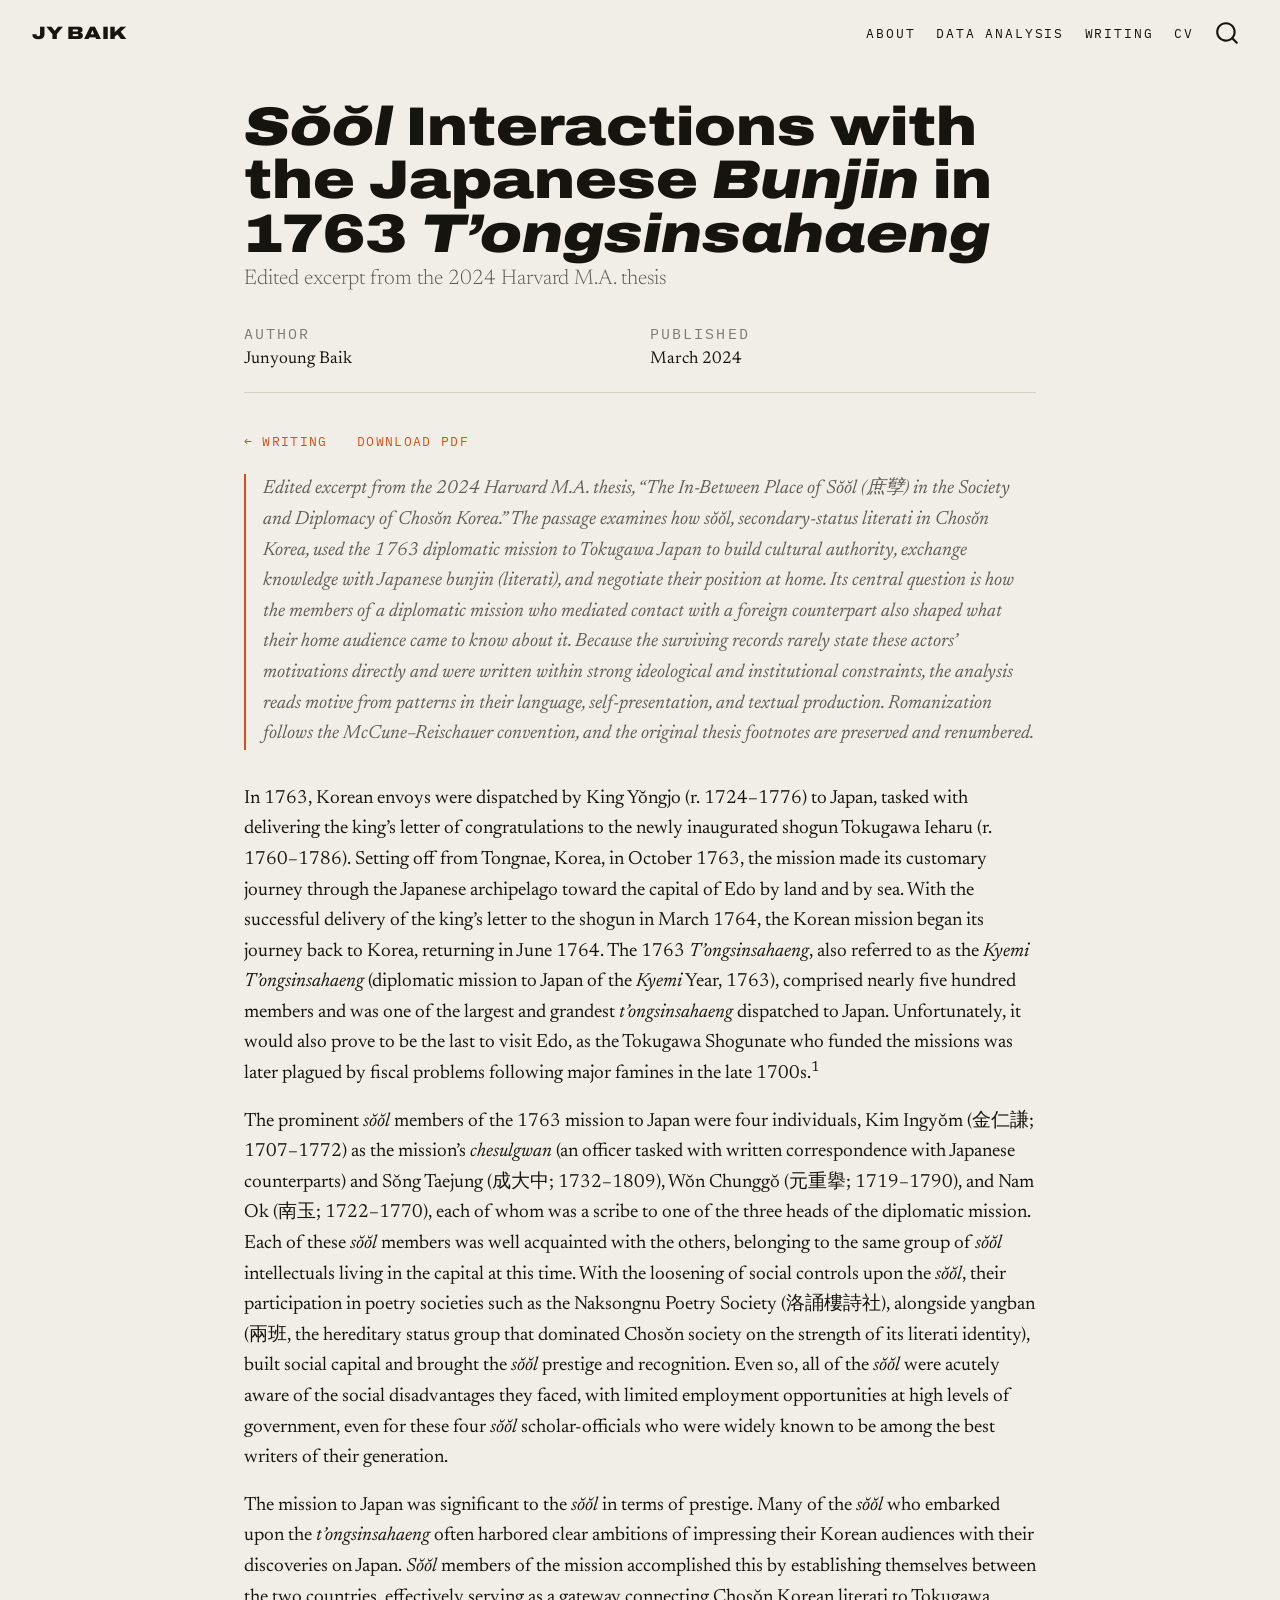
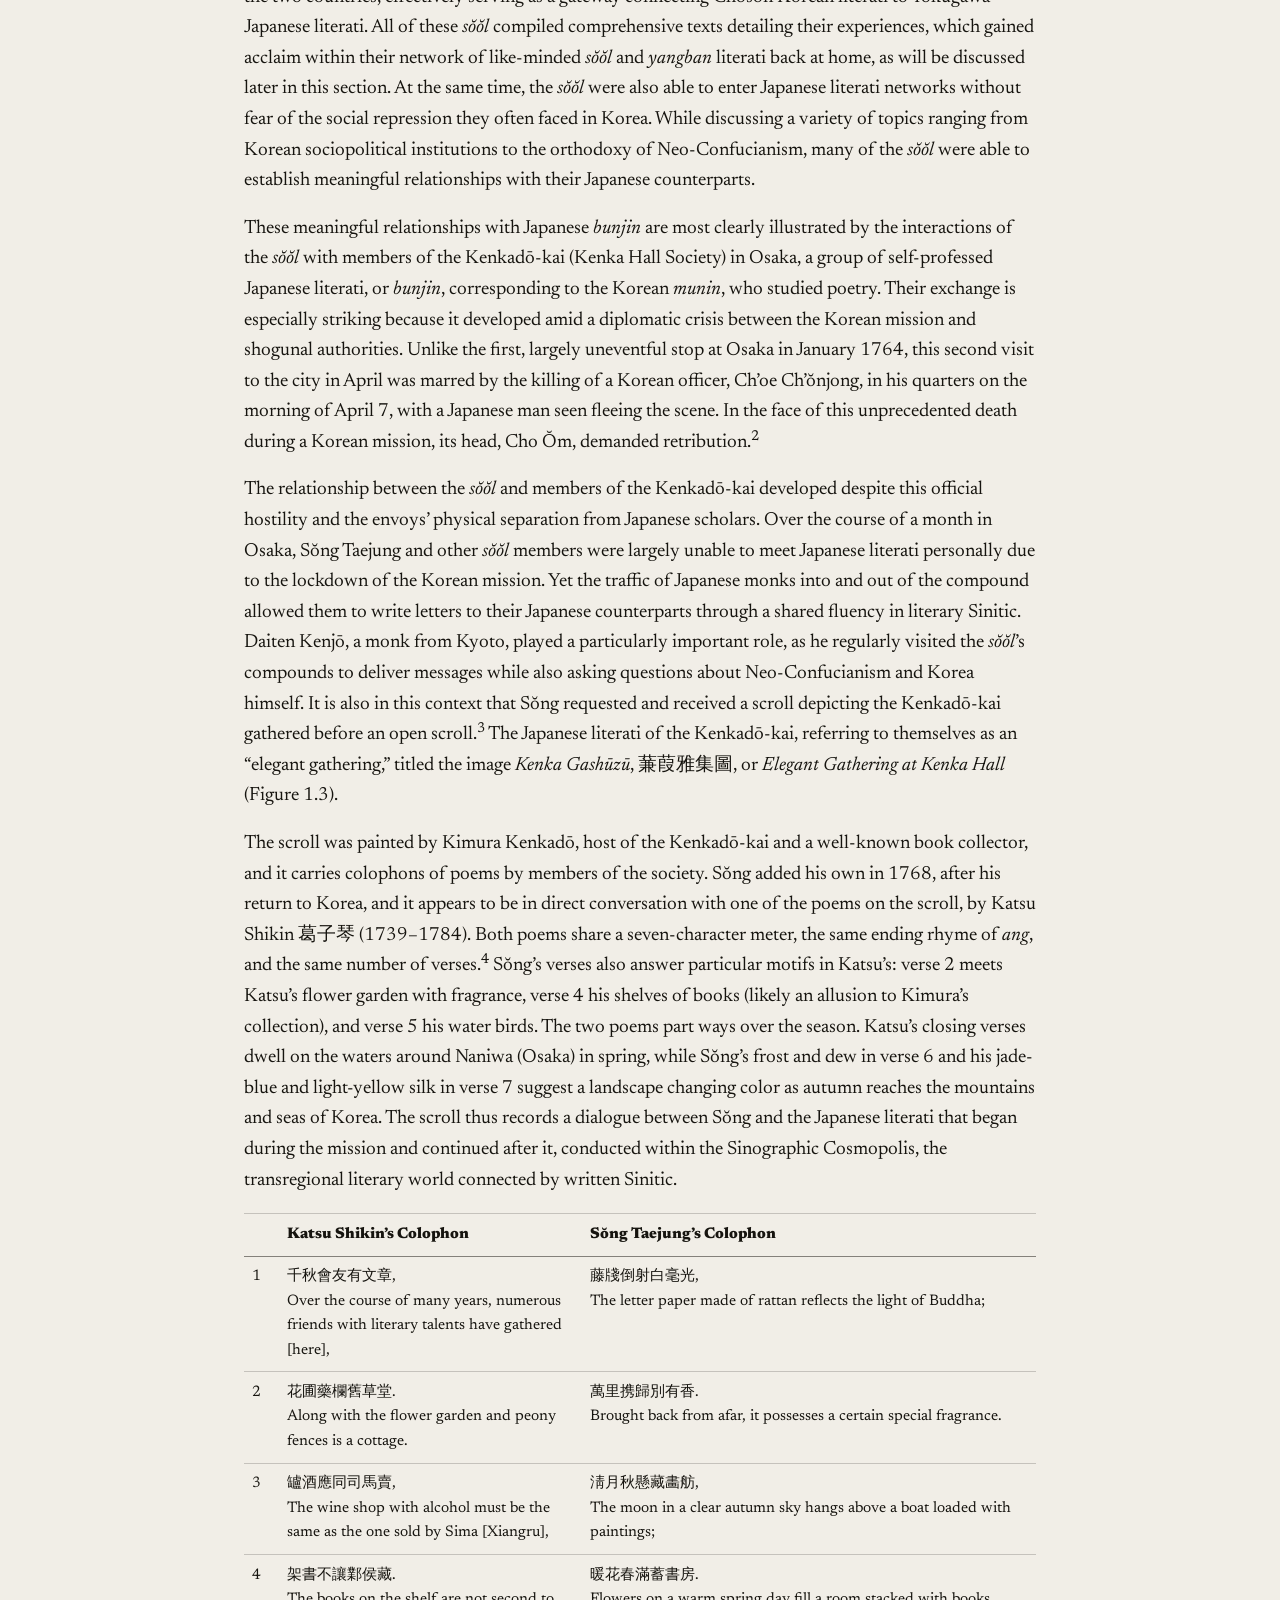
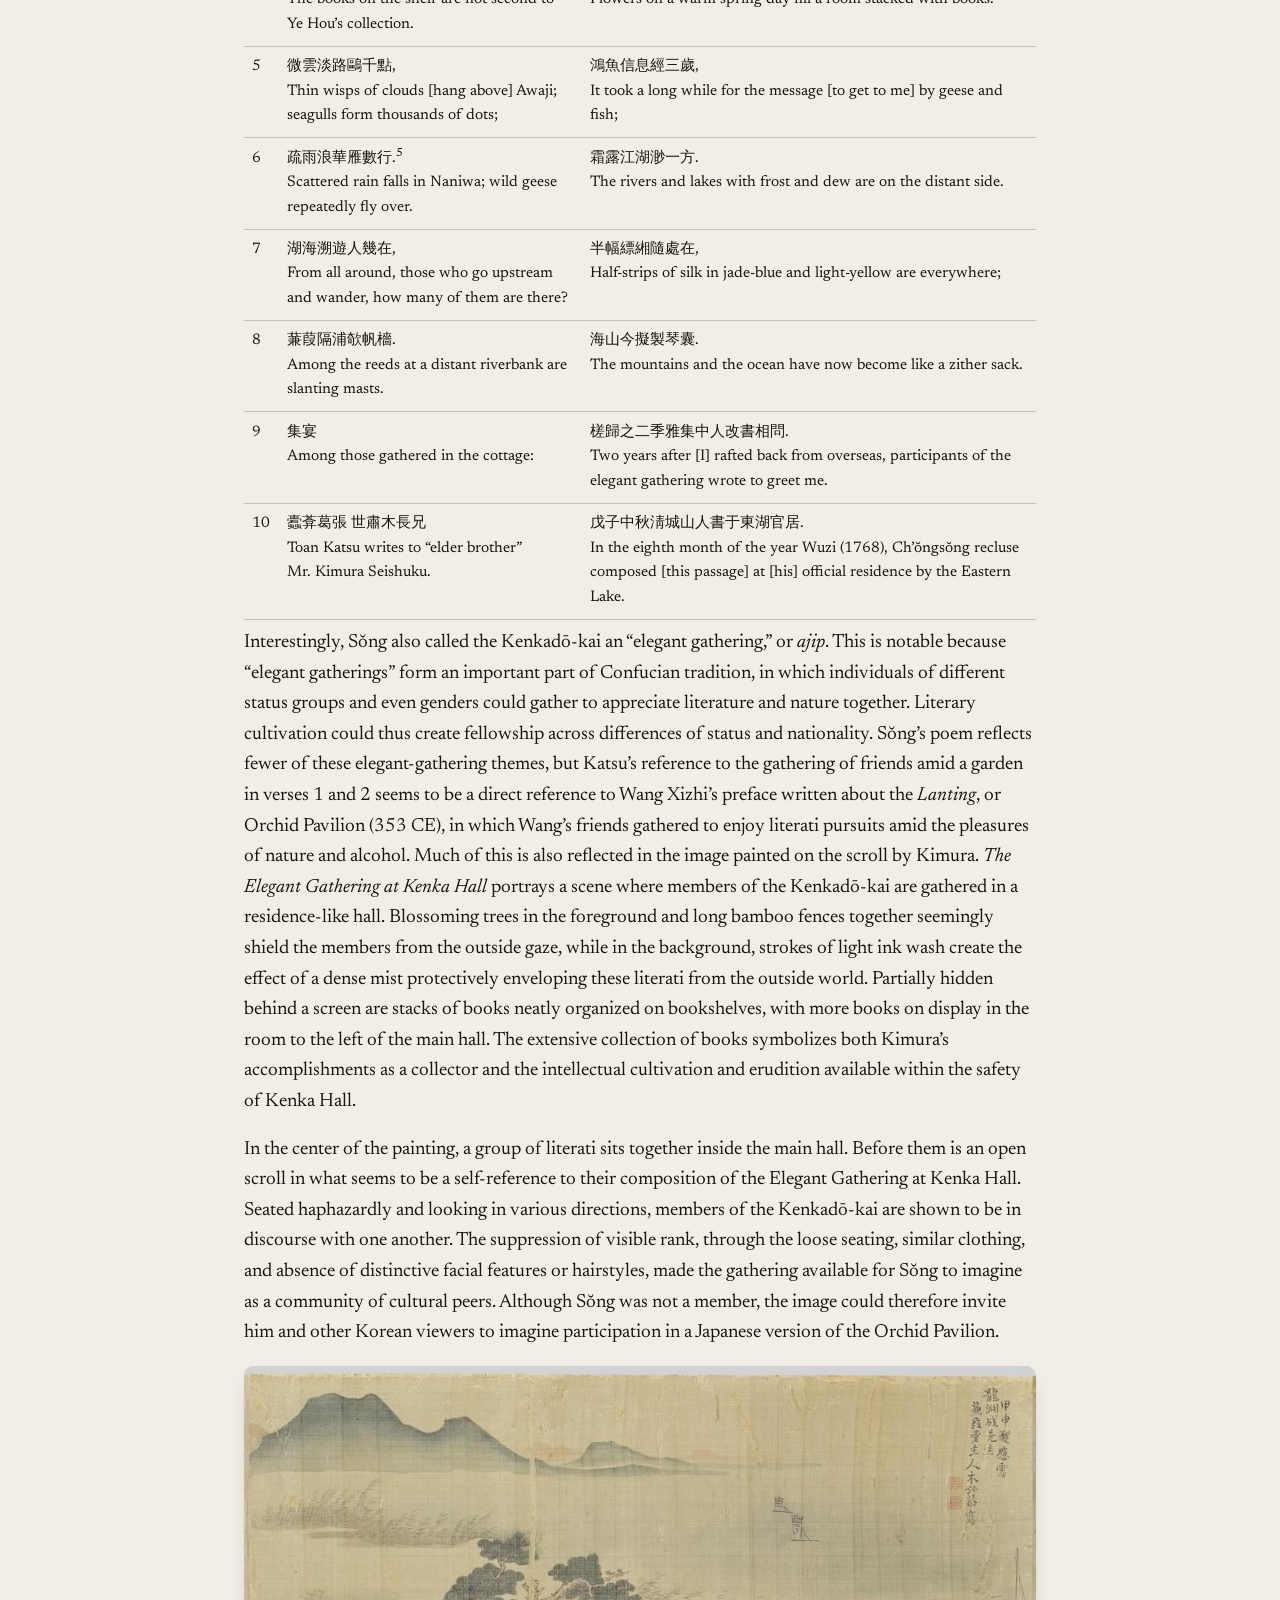
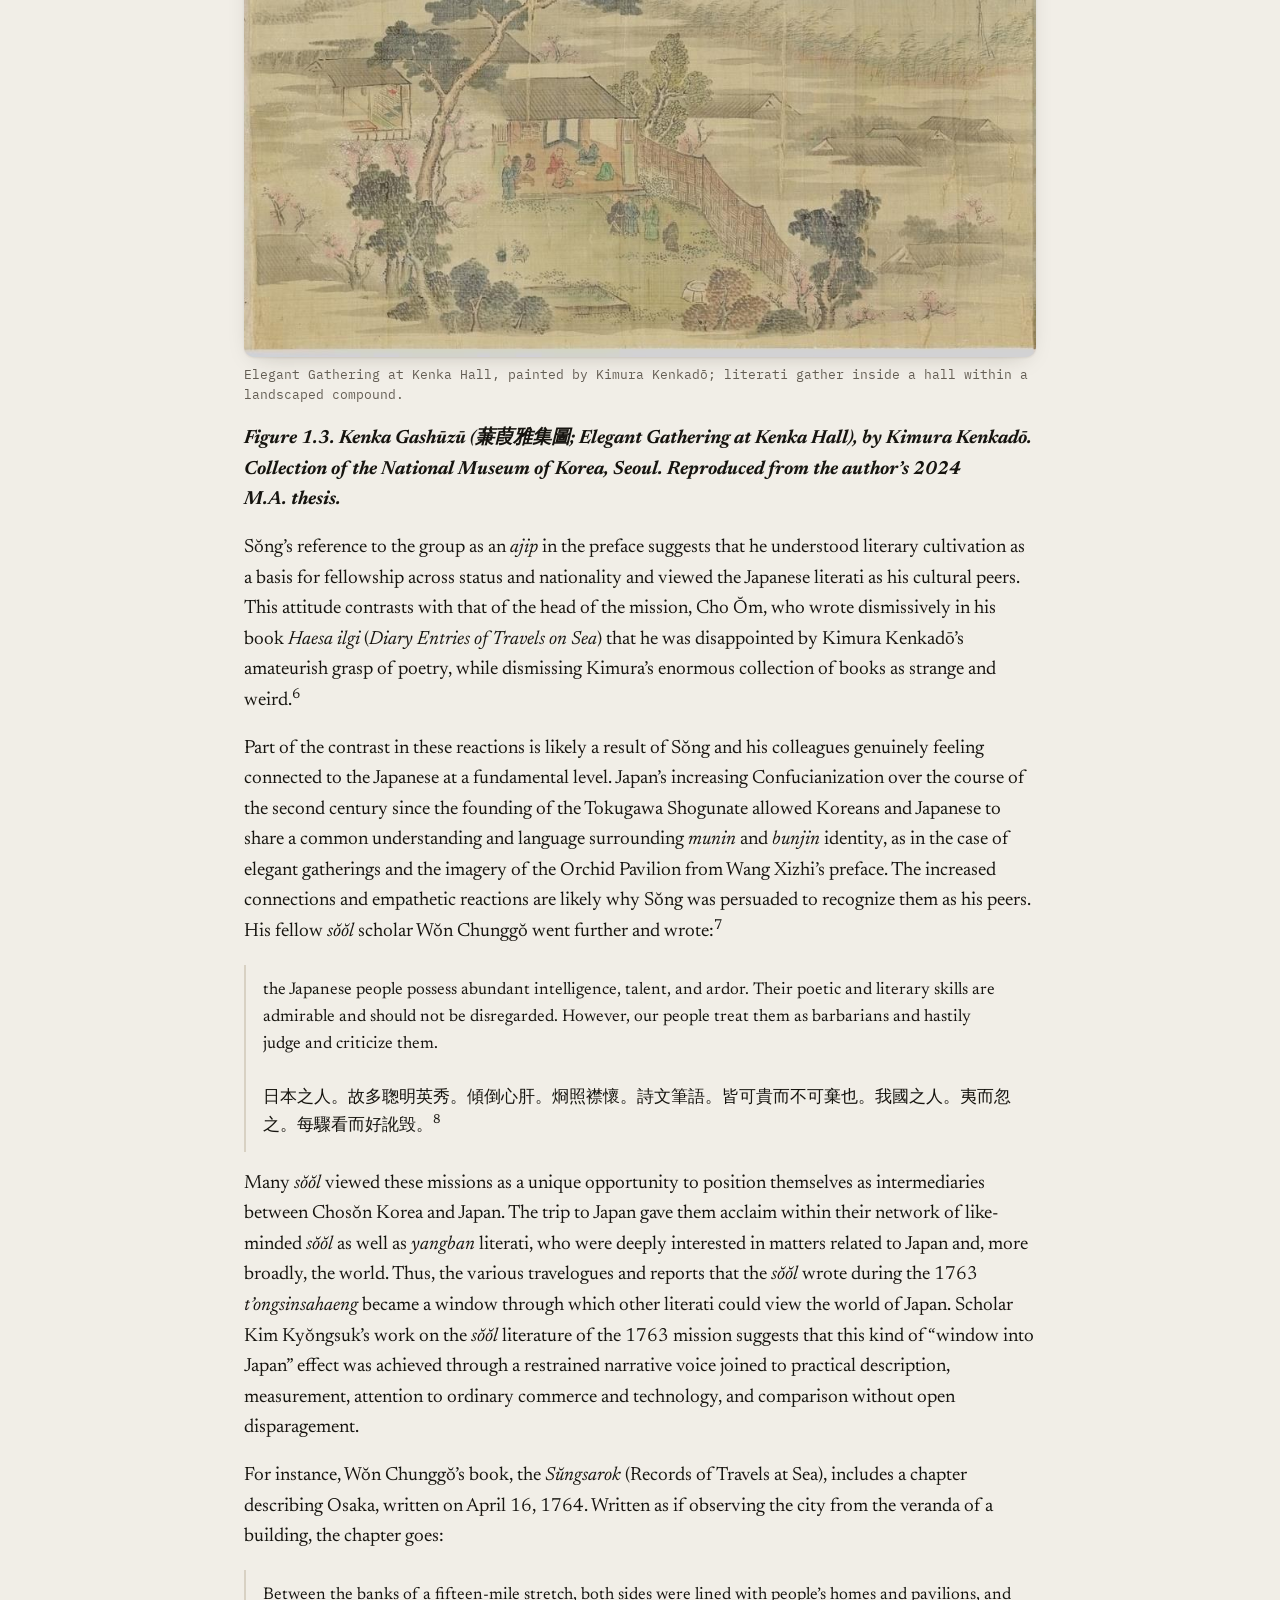
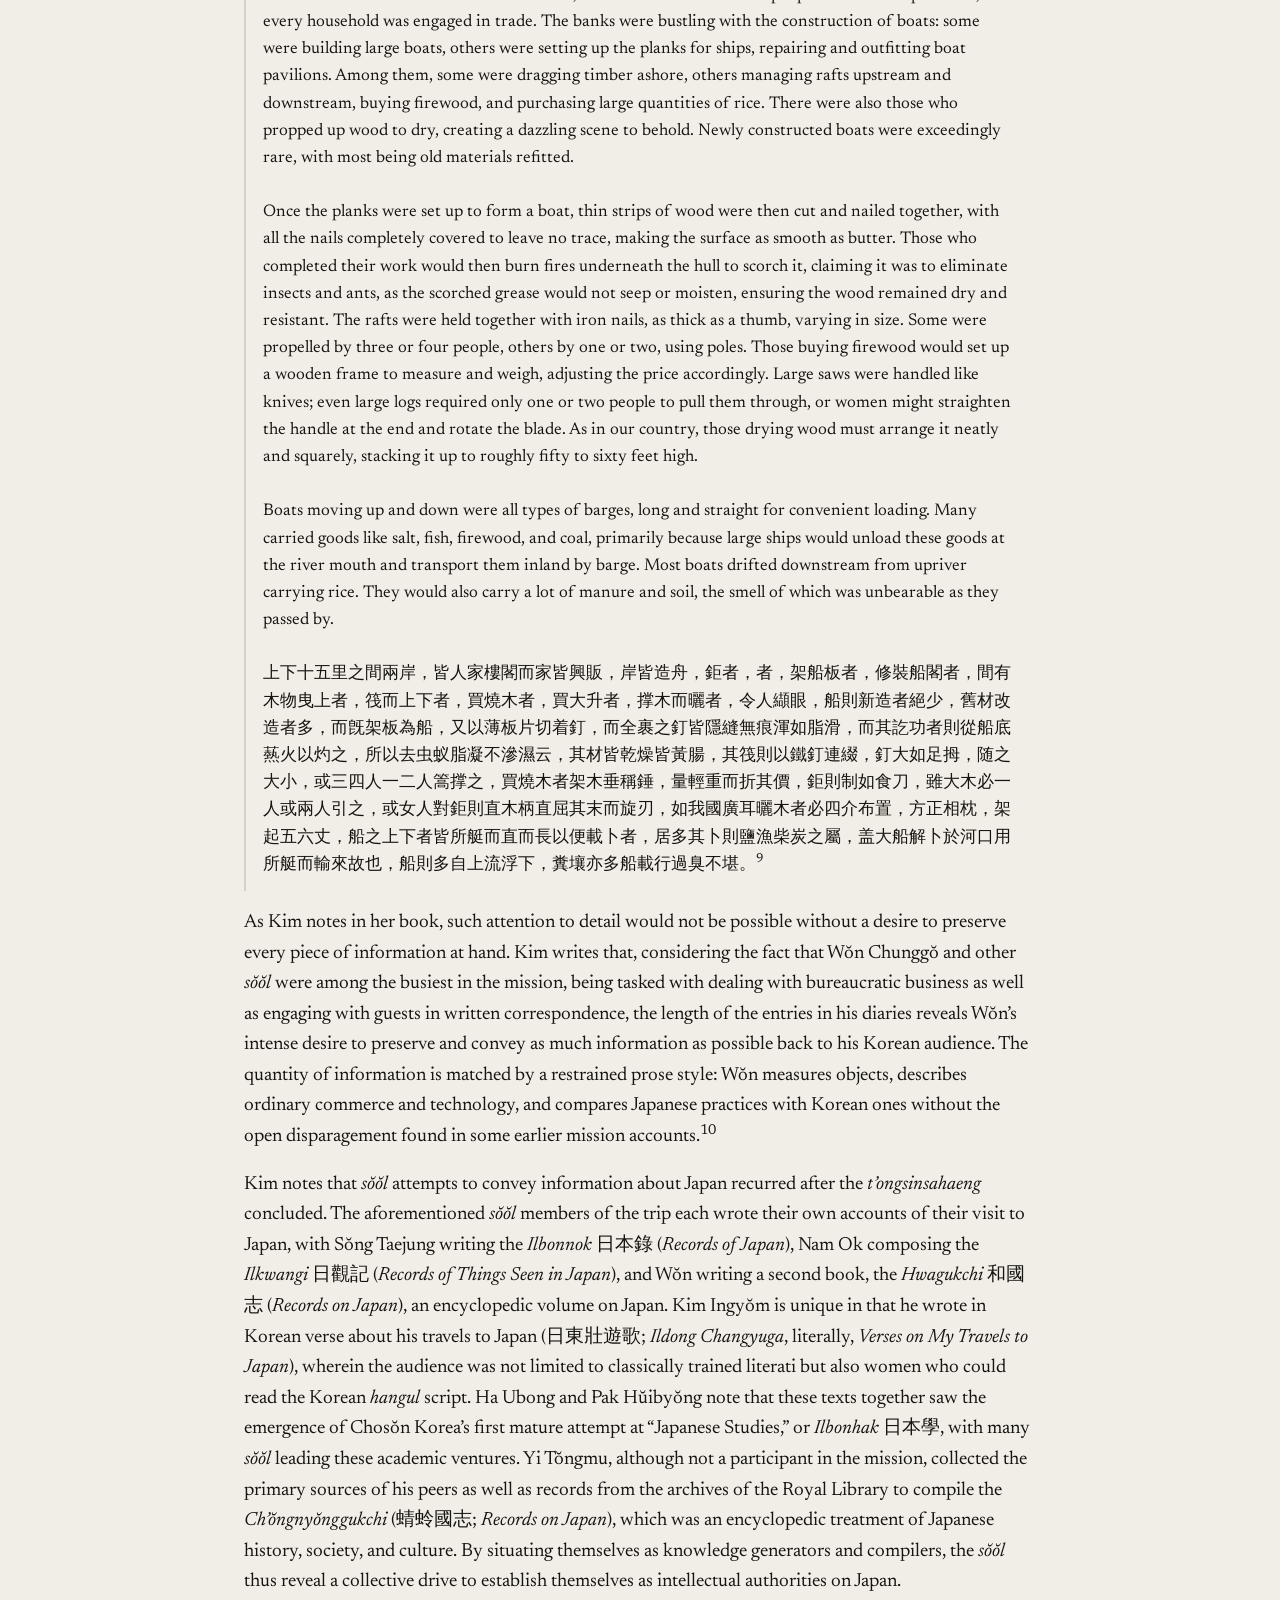
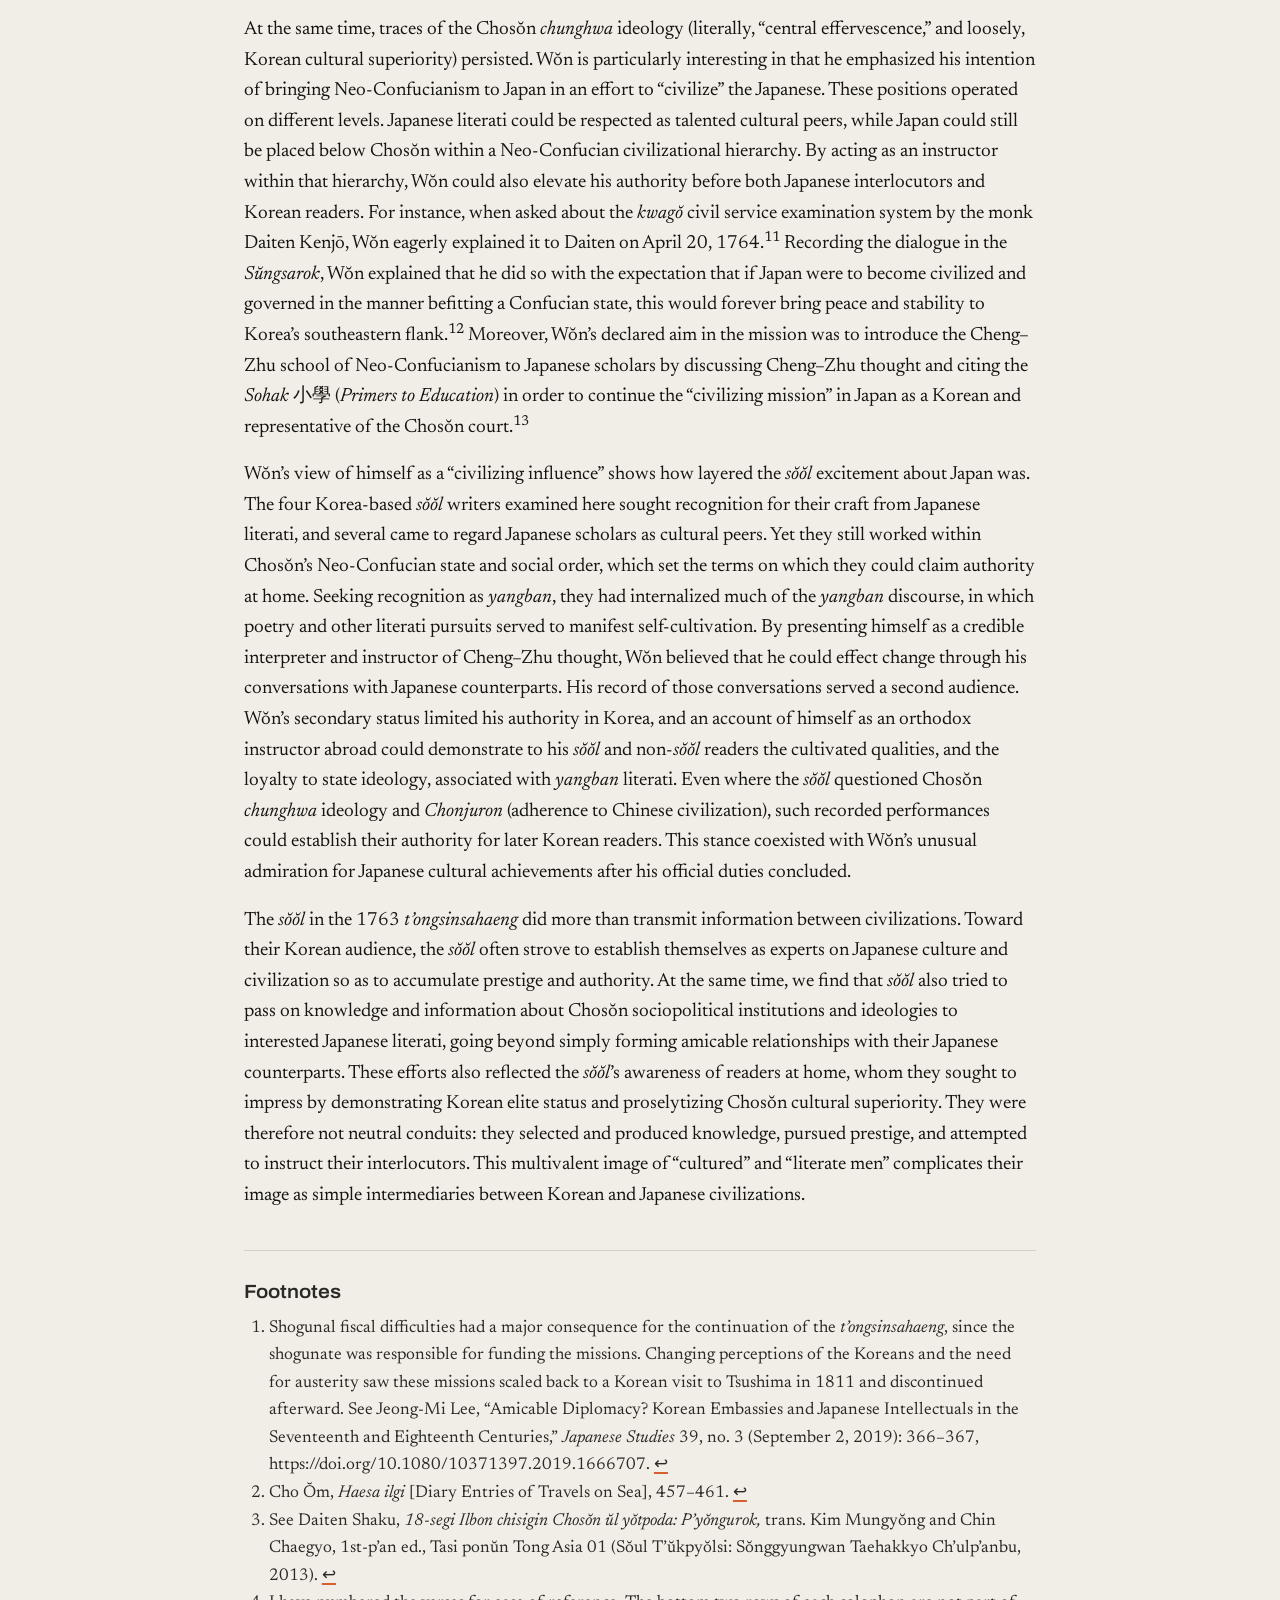
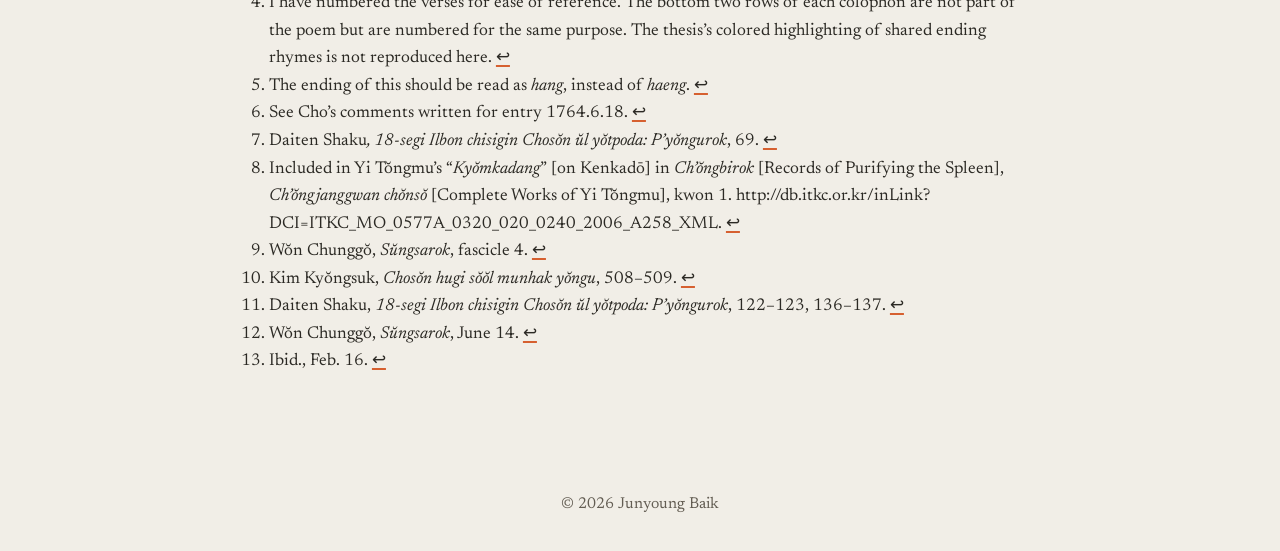
<file: writing/sool-1763.html>
<!DOCTYPE html>
<html xmlns="http://www.w3.org/1999/xhtml" lang="en" xml:lang="en"><head>

<meta charset="utf-8">
<meta name="generator" content="quarto-1.10.18">

<meta name="viewport" content="width=device-width, initial-scale=1.0, user-scalable=yes">

<meta name="author" content="Junyoung Baik">

<title>Sŏŏl and the 1763 T’ongsinsahaeng – Junyoung Baik</title>
<style>
/* Default styles provided by pandoc.
** See https://pandoc.org/MANUAL.html#variables-for-html for config info.
*/
span.smallcaps{font-variant: small-caps;}
div.columns{display: flex; gap: 1.5em;}
div.column{flex: auto;}
@media screen {
div.columns{gap: min(4vw, 1.5em);}
div.column{overflow-x: auto;}
}
div.hanging-indent{margin-left: 1.5em; text-indent: -1.5em;}
ul.task-list{list-style: none;}
ul.task-list li input[type="checkbox"] {
  width: 0.8em;
  margin: 0 0.8em 0.2em -1em; /* quarto-specific, see https://github.com/quarto-dev/quarto-cli/issues/4556 */ 
  vertical-align: middle;
}
</style>


<script src="../site_libs/quarto-nav/quarto-nav.js"></script>
<script src="../site_libs/quarto-nav/headroom.min.js"></script>
<script src="../site_libs/clipboard/clipboard.min.js"></script>
<script src="../site_libs/quarto-search/autocomplete.umd.js"></script>
<script src="../site_libs/quarto-search/fuse.min.js"></script>
<script src="../site_libs/quarto-search/quarto-search.js"></script>
<meta name="quarto:offset" content="../">
<script src="../site_libs/quarto-html/quarto.js" type="module"></script>
<script src="../site_libs/quarto-html/tabsets/tabsets.js" type="module"></script>
<script src="../site_libs/quarto-html/popper.min.js"></script>
<script src="../site_libs/quarto-html/tippy.umd.min.js"></script>
<script src="../site_libs/quarto-html/anchor.min.js"></script>
<link href="../site_libs/quarto-html/tippy.css" rel="stylesheet">
<link href="../site_libs/quarto-html/quarto-syntax-highlighting-7c68a30ea258f1cbeb56603bc0a48370.css" rel="stylesheet" id="quarto-text-highlighting-styles">
<script src="../site_libs/bootstrap/bootstrap.min.js"></script>
<link href="../site_libs/bootstrap/bootstrap-icons.css" rel="stylesheet">
<link href="../site_libs/bootstrap/bootstrap-3f91bf266ae419530e3aba6c110f7beb.min.css" rel="stylesheet" append-hash="true" id="quarto-bootstrap" data-mode="light">
<script id="quarto-search-options" type="application/json">{
  "location": "navbar",
  "copy-button": false,
  "collapse-after": 3,
  "panel-placement": "end",
  "type": "overlay",
  "limit": 50,
  "keyboard-shortcut": [
    "f",
    "/",
    "s"
  ],
  "show-item-context": false,
  "language": {
    "search-no-results-text": "No results",
    "search-matching-documents-text": "matching documents",
    "search-copy-link-title": "Copy link to search",
    "search-hide-matches-text": "Hide additional matches",
    "search-more-match-text": "more match in this document",
    "search-more-matches-text": "more matches in this document",
    "search-clear-button-title": "Clear",
    "search-text-placeholder": "",
    "search-detached-cancel-button-title": "Cancel",
    "search-submit-button-title": "Submit",
    "search-label": "Search"
  }
}</script>


<link rel="stylesheet" href="../styles.css">
</head>

<body class="nav-fixed writing-page fullcontent quarto-light">

<div id="quarto-search-results"></div>
  <header id="quarto-header" class="headroom fixed-top">
    <nav class="navbar navbar-expand-lg " data-bs-theme="dark">
      <div class="navbar-container container-fluid">
      <div class="navbar-brand-container mx-auto">
    <a class="navbar-brand" href="../index.html">
    <span class="navbar-title">JY BAIK</span>
    </a>
  </div>
            <div id="quarto-search" class="" title="Search"></div>
          <button class="navbar-toggler" type="button" data-bs-toggle="collapse" data-bs-target="#navbarCollapse" aria-controls="navbarCollapse" role="menu" aria-expanded="false" aria-label="Toggle navigation" onclick="if (window.quartoToggleHeadroom) { window.quartoToggleHeadroom(); }">
  <span class="navbar-toggler-icon"></span>
</button>
          <div class="collapse navbar-collapse" id="navbarCollapse">
            <ul class="navbar-nav navbar-nav-scroll ms-auto">
  <li class="nav-item">
    <a class="nav-link" href="../index.html"> 
<span class="menu-text">About</span></a>
  </li>  
  <li class="nav-item">
    <a class="nav-link" href="../research/index.html"> 
<span class="menu-text">Data Analysis</span></a>
  </li>  
  <li class="nav-item">
    <a class="nav-link" href="../writing/index.html"> 
<span class="menu-text">Writing</span></a>
  </li>  
  <li class="nav-item">
    <a class="nav-link" href="../cv.html"> 
<span class="menu-text">CV</span></a>
  </li>  
</ul>
          </div> <!-- /navcollapse -->
            <div class="quarto-navbar-tools">
</div>
      </div> <!-- /container-fluid -->
    </nav>
</header>
<!-- content -->
<div id="quarto-content" class="quarto-container page-columns page-rows-contents page-layout-article page-navbar">
<!-- sidebar -->
<!-- margin-sidebar -->
    
<!-- main -->
<main class="content" id="quarto-document-content">

<header id="title-block-header" class="quarto-title-block default">
<div class="quarto-title">
<h1 class="title"><em>Sŏŏl</em> Interactions with the Japanese <em>Bunjin</em> in 1763 <em>T’ongsinsahaeng</em></h1>
<p class="subtitle lead">Edited excerpt from the 2024 Harvard M.A.&nbsp;thesis</p>
</div>



<div class="quarto-title-meta">

    <div>
    <div class="quarto-title-meta-heading">Author</div>
    <div class="quarto-title-meta-contents">
             <p>Junyoung Baik </p>
          </div>
  </div>
    
    <div>
    <div class="quarto-title-meta-heading">Published</div>
    <div class="quarto-title-meta-contents">
      <p class="date">March 2024</p>
    </div>
  </div>
  
    
  </div>
  


</header>


<p><a href="../writing/index.html" class="back-link">← Writing</a> <a href="sool-1763.pdf" class="back-link">Download PDF</a></p>
<div class="headnote">
<p>Edited excerpt from the 2024 Harvard M.A.&nbsp;thesis, “The In-Between Place of Sŏŏl (庶孼) in the Society and Diplomacy of Chosŏn Korea.” The passage examines how <em>sŏŏl</em>, secondary-status literati in Chosŏn Korea, used the 1763 diplomatic mission to Tokugawa Japan to build cultural authority, exchange knowledge with Japanese <em>bunjin</em> (literati), and negotiate their position at home. Its central question is how the members of a diplomatic mission who mediated contact with a foreign counterpart also shaped what their home audience came to know about it. Because the surviving records rarely state these actors’ motivations directly and were written within strong ideological and institutional constraints, the analysis reads motive from patterns in their language, self-presentation, and textual production. Romanization follows the McCune–Reischauer convention, and the original thesis footnotes are preserved and renumbered.</p>
</div>
<p>In 1763, Korean envoys were dispatched by King Yŏngjo (r. 1724–1776) to Japan, tasked with delivering the king’s letter of congratulations to the newly inaugurated shogun Tokugawa Ieharu (r. 1760–1786). Setting off from Tongnae, Korea, in October 1763, the mission made its customary journey through the Japanese archipelago toward the capital of Edo by land and by sea. With the successful delivery of the king’s letter to the shogun in March 1764, the Korean mission began its journey back to Korea, returning in June 1764. The 1763 <em>T’ongsinsahaeng</em>, also referred to as the <em>Kyemi</em> <em>T’ongsinsahaeng</em> (diplomatic mission to Japan of the <em>Kyemi</em> Year, 1763), comprised nearly five hundred members and was one of the largest and grandest <em>t’ongsinsahaeng</em> dispatched to Japan. Unfortunately, it would also prove to be the last to visit Edo, as the Tokugawa Shogunate who funded the missions was later plagued by fiscal problems following major famines in the late 1700s.<a href="#fn1" class="footnote-ref" id="fnref1" role="doc-noteref"><sup>1</sup></a></p>
<p>The prominent <em>sŏŏl</em> members of the 1763 mission to Japan were four individuals, Kim Ingyŏm (金仁謙; 1707–1772) as the mission’s <em>chesulgwan</em> (an officer tasked with written correspondence with Japanese counterparts) and Sŏng Taejung (成大中; 1732–1809), Wŏn Chunggŏ (元重擧; 1719–1790), and Nam Ok (南玉; 1722–1770), each of whom was a scribe to one of the three heads of the diplomatic mission. Each of these <em>sŏŏl</em> members was well acquainted with the others, belonging to the same group of <em>sŏŏl</em> intellectuals living in the capital at this time. With the loosening of social controls upon the <em>sŏŏl</em>, their participation in poetry societies such as the Naksongnu Poetry Society (洛誦樓詩社), alongside yangban (兩班, the hereditary status group that dominated Chosŏn society on the strength of its literati identity), built social capital and brought the <em>sŏŏl</em> prestige and recognition. Even so, all of the <em>sŏŏl</em> were acutely aware of the social disadvantages they faced, with limited employment opportunities at high levels of government, even for these four <em>sŏŏl</em> scholar-officials who were widely known to be among the best writers of their generation.</p>
<p>The mission to Japan was significant to the <em>sŏŏl</em> in terms of prestige. Many of the <em>sŏŏl</em> who embarked upon the <em>t’ongsinsahaeng</em> often harbored clear ambitions of impressing their Korean audiences with their discoveries on Japan. <em>Sŏŏl</em> members of the mission accomplished this by establishing themselves between the two countries, effectively serving as a gateway connecting Chosŏn Korean literati to Tokugawa Japanese literati. All of these <em>sŏŏl</em> compiled comprehensive texts detailing their experiences, which gained acclaim within their network of like-minded <em>sŏŏl</em> and <em>yangban</em> literati back at home, as will be discussed later in this section. At the same time, the <em>sŏŏl</em> were also able to enter Japanese literati networks without fear of the social repression they often faced in Korea. While discussing a variety of topics ranging from Korean sociopolitical institutions to the orthodoxy of Neo-Confucianism, many of the <em>sŏŏl</em> were able to establish meaningful relationships with their Japanese counterparts.</p>
<p>These meaningful relationships with Japanese <em>bunjin</em> are most clearly illustrated by the interactions of the <em>sŏŏl</em> with members of the Kenkadō-kai (Kenka Hall Society) in Osaka, a group of self-professed Japanese literati, or <em>bunjin</em>, corresponding to the Korean <em>munin</em>, who studied poetry. Their exchange is especially striking because it developed amid a diplomatic crisis between the Korean mission and shogunal authorities. Unlike the first, largely uneventful stop at Osaka in January 1764, this second visit to the city in April was marred by the killing of a Korean officer, Ch’oe Ch’ŏnjong, in his quarters on the morning of April 7, with a Japanese man seen fleeing the scene. In the face of this unprecedented death during a Korean mission, its head, Cho Ŏm, demanded retribution.<a href="#fn2" class="footnote-ref" id="fnref2" role="doc-noteref"><sup>2</sup></a></p>
<p>The relationship between the <em>sŏŏl</em> and members of the Kenkadō-kai developed despite this official hostility and the envoys’ physical separation from Japanese scholars. Over the course of a month in Osaka, Sŏng Taejung and other <em>sŏŏl</em> members were largely unable to meet Japanese literati personally due to the lockdown of the Korean mission. Yet the traffic of Japanese monks into and out of the compound allowed them to write letters to their Japanese counterparts through a shared fluency in literary Sinitic. Daiten Kenjō, a monk from Kyoto, played a particularly important role, as he regularly visited the <em>sŏŏl</em>’s compounds to deliver messages while also asking questions about Neo-Confucianism and Korea himself. It is also in this context that Sŏng requested and received a scroll depicting the Kenkadō-kai gathered before an open scroll.<a href="#fn3" class="footnote-ref" id="fnref3" role="doc-noteref"><sup>3</sup></a> The Japanese literati of the Kenkadō-kai, referring to themselves as an “elegant gathering,” titled the image <em>Kenka Gashūzū</em>, 蒹葭雅集圖, or <em>Elegant Gathering at Kenka Hall</em> (Figure 1.3).</p>
<p>The scroll was painted by Kimura Kenkadō, host of the Kenkadō-kai and a well-known book collector, and it carries colophons of poems by members of the society. Sŏng added his own in 1768, after his return to Korea, and it appears to be in direct conversation with one of the poems on the scroll, by Katsu Shikin 葛子琴 (1739–1784). Both poems share a seven-character meter, the same ending rhyme of <em>ang</em>, and the same number of verses.<a href="#fn4" class="footnote-ref" id="fnref4" role="doc-noteref"><sup>4</sup></a> Sŏng’s verses also answer particular motifs in Katsu’s: verse 2 meets Katsu’s flower garden with fragrance, verse 4 his shelves of books (likely an allusion to Kimura’s collection), and verse 5 his water birds. The two poems part ways over the season. Katsu’s closing verses dwell on the waters around Naniwa (Osaka) in spring, while Sŏng’s frost and dew in verse 6 and his jade-blue and light-yellow silk in verse 7 suggest a landscape changing color as autumn reaches the mountains and seas of Korea. The scroll thus records a dialogue between Sŏng and the Japanese literati that began during the mission and continued after it, conducted within the Sinographic Cosmopolis, the transregional literary world connected by written Sinitic.</p>
<table class="caption-top table">
<colgroup>
<col style="width: 2%">
<col style="width: 38%">
<col style="width: 57%">
</colgroup>
<thead>
<tr class="header">
<th></th>
<th style="text-align: left;"><strong>Katsu Shikin’s Colophon</strong></th>
<th style="text-align: left;"><strong>Sŏng Taejung’s Colophon</strong></th>
</tr>
</thead>
<tbody>
<tr class="odd">
<td>1</td>
<td style="text-align: left;">千秋會友有文章,<br>
Over the course of many years, numerous friends with literary talents have gathered [here],</td>
<td style="text-align: left;">藤牋倒射白毫光,<br>
The letter paper made of rattan reflects the light of Buddha;</td>
</tr>
<tr class="even">
<td>2</td>
<td style="text-align: left;">花圃藥欄舊草堂.<br>
Along with the flower garden and peony fences is a cottage.</td>
<td style="text-align: left;">萬里携歸別有香.<br>
Brought back from afar, it possesses a certain special fragrance.</td>
</tr>
<tr class="odd">
<td>3</td>
<td style="text-align: left;">罏酒應同司馬賣,<br>
The wine shop with alcohol must be the same as the one sold by Sima [Xiangru],</td>
<td style="text-align: left;">淸月秋懸藏畵舫,<br>
The moon in a clear autumn sky hangs above a boat loaded with paintings;</td>
</tr>
<tr class="even">
<td>4</td>
<td style="text-align: left;">架書不讓鄴侯藏.<br>
The books on the shelf are not second to Ye Hou’s collection.</td>
<td style="text-align: left;">暖花春滿蓄書房.<br>
Flowers on a warm spring day fill a room stacked with books.</td>
</tr>
<tr class="odd">
<td>5</td>
<td style="text-align: left;">微雲淡路鷗千點,<br>
Thin wisps of clouds [hang above] Awaji; seagulls form thousands of dots;</td>
<td style="text-align: left;">鴻魚信息經三歲,<br>
It took a long while for the message [to get to me] by geese and fish;</td>
</tr>
<tr class="even">
<td>6</td>
<td style="text-align: left;">疏雨浪華雁數行.<a href="#fn5" class="footnote-ref" id="fnref5" role="doc-noteref"><sup>5</sup></a><br>
Scattered rain falls in Naniwa; wild geese repeatedly fly over.</td>
<td style="text-align: left;">霜露江湖渺一方.<br>
The rivers and lakes with frost and dew are on the distant side.</td>
</tr>
<tr class="odd">
<td>7</td>
<td style="text-align: left;">湖海溯遊人幾在,<br>
From all around, those who go upstream and wander, how many of them are there?</td>
<td style="text-align: left;">半幅縹緗隨處在,<br>
Half-strips of silk in jade-blue and light-yellow are everywhere;</td>
</tr>
<tr class="even">
<td>8</td>
<td style="text-align: left;">蒹葭隔浦欹帆檣.<br>
Among the reeds at a distant riverbank are slanting masts.</td>
<td style="text-align: left;">海山今擬製琴囊.<br>
The mountains and the ocean have now become like a zither sack.</td>
</tr>
<tr class="odd">
<td>9</td>
<td style="text-align: left;">集宴<br>
Among those gathered in the cottage:</td>
<td style="text-align: left;">槎歸之二季雅集中人改書相問.<br>
Two years after [I] rafted back from overseas, participants of the elegant gathering wrote to greet me.</td>
</tr>
<tr class="even">
<td>10</td>
<td style="text-align: left;">蠹葊葛張 世肅木長兄<br>
Toan Katsu writes to “elder brother” Mr.&nbsp;Kimura Seishuku.</td>
<td style="text-align: left;">戊子中秋淸城山人書于東湖官居.<br>
In the eighth month of the year Wuzi (1768), Ch’ŏngsŏng recluse composed [this passage] at [his] official residence by the Eastern Lake.</td>
</tr>
</tbody>
</table>
<p>Interestingly, Sŏng also called the Kenkadō-kai an “elegant gathering,” or <em>ajip</em>. This is notable because “elegant gatherings” form an important part of Confucian tradition, in which individuals of different status groups and even genders could gather to appreciate literature and nature together. Literary cultivation could thus create fellowship across differences of status and nationality. Sŏng’s poem reflects fewer of these elegant-gathering themes, but Katsu’s reference to the gathering of friends amid a garden in verses 1 and 2 seems to be a direct reference to Wang Xizhi’s preface written about the <em>Lanting</em>, or Orchid Pavilion (353 CE), in which Wang’s friends gathered to enjoy literati pursuits amid the pleasures of nature and alcohol. Much of this is also reflected in the image painted on the scroll by Kimura. <em>The Elegant Gathering at Kenka Hall</em> portrays a scene where members of the Kenkadō-kai are gathered in a residence-like hall. Blossoming trees in the foreground and long bamboo fences together seemingly shield the members from the outside gaze, while in the background, strokes of light ink wash create the effect of a dense mist protectively enveloping these literati from the outside world. Partially hidden behind a screen are stacks of books neatly organized on bookshelves, with more books on display in the room to the left of the main hall. The extensive collection of books symbolizes both Kimura’s accomplishments as a collector and the intellectual cultivation and erudition available within the safety of Kenka Hall.</p>
<p>In the center of the painting, a group of literati sits together inside the main hall. Before them is an open scroll in what seems to be a self-reference to their composition of the Elegant Gathering at Kenka Hall. Seated haphazardly and looking in various directions, members of the Kenkadō-kai are shown to be in discourse with one another. The suppression of visible rank, through the loose seating, similar clothing, and absence of distinctive facial features or hairstyles, made the gathering available for Sŏng to imagine as a community of cultural peers. Although Sŏng was not a member, the image could therefore invite him and other Korean viewers to imagine participation in a Japanese version of the Orchid Pavilion.</p>
<div class="quarto-figure quarto-figure-center">
<figure class="figure">
<p><img src="images/kenka-gashuzu.jpg" class="img-fluid figure-img" alt="Elegant Gathering at Kenka Hall, painted by Kimura Kenkadō; literati gather inside a hall within a landscaped compound."></p>
<figcaption>Elegant Gathering at Kenka Hall, painted by Kimura Kenkadō; literati gather inside a hall within a landscaped compound.</figcaption>
</figure>
</div>
<p><strong><em>Figure 1.3. Kenka Gashūzū (蒹葭雅集圖; Elegant Gathering at Kenka Hall), by Kimura Kenkadō. Collection of the National Museum of Korea, Seoul. Reproduced from the author’s 2024 M.A.&nbsp;thesis.</em></strong></p>
<p>Sŏng’s reference to the group as an <em>ajip</em> in the preface suggests that he understood literary cultivation as a basis for fellowship across status and nationality and viewed the Japanese literati as his cultural peers. This attitude contrasts with that of the head of the mission, Cho Ŏm, who wrote dismissively in his book <em>Haesa ilgi</em> (<em>Diary Entries of Travels on Sea</em>) that he was disappointed by Kimura Kenkadō’s amateurish grasp of poetry, while dismissing Kimura’s enormous collection of books as strange and weird.<a href="#fn6" class="footnote-ref" id="fnref6" role="doc-noteref"><sup>6</sup></a></p>
<p>Part of the contrast in these reactions is likely a result of Sŏng and his colleagues genuinely feeling connected to the Japanese at a fundamental level. Japan’s increasing Confucianization over the course of the second century since the founding of the Tokugawa Shogunate allowed Koreans and Japanese to share a common understanding and language surrounding <em>munin</em> and <em>bunjin</em> identity, as in the case of elegant gatherings and the imagery of the Orchid Pavilion from Wang Xizhi’s preface. The increased connections and empathetic reactions are likely why Sŏng was persuaded to recognize them as his peers. His fellow <em>sŏŏl</em> scholar Wŏn Chunggŏ went further and wrote:<a href="#fn7" class="footnote-ref" id="fnref7" role="doc-noteref"><sup>7</sup></a></p>
<blockquote class="blockquote">
<p>the Japanese people possess abundant intelligence, talent, and ardor. Their poetic and literary skills are admirable and should not be disregarded. However, our people treat them as barbarians and hastily judge and criticize them.<br>
<br>
日本之人。故多聦明英秀。傾倒心肝。烱照襟懷。詩文筆語。皆可貴而不可棄也。我國之人。夷而忽之。每驟看而好訛毁。<a href="#fn8" class="footnote-ref" id="fnref8" role="doc-noteref"><sup>8</sup></a></p>
</blockquote>
<p>Many <em>sŏŏl</em> viewed these missions as a unique opportunity to position themselves as intermediaries between Chosŏn Korea and Japan. The trip to Japan gave them acclaim within their network of like-minded <em>sŏŏl</em> as well as <em>yangban</em> literati, who were deeply interested in matters related to Japan and, more broadly, the world. Thus, the various travelogues and reports that the <em>sŏŏl</em> wrote during the 1763 <em>t’ongsinsahaeng</em> became a window through which other literati could view the world of Japan. Scholar Kim Kyŏngsuk’s work on the <em>sŏŏl</em> literature of the 1763 mission suggests that this kind of “window into Japan” effect was achieved through a restrained narrative voice joined to practical description, measurement, attention to ordinary commerce and technology, and comparison without open disparagement.</p>
<p>For instance, Wŏn Chunggŏ’s book, the <em>Sŭngsarok</em> (Records of Travels at Sea), includes a chapter describing Osaka, written on April 16, 1764. Written as if observing the city from the veranda of a building, the chapter goes:</p>
<blockquote class="blockquote">
<p>Between the banks of a fifteen-mile stretch, both sides were lined with people’s homes and pavilions, and every household was engaged in trade. The banks were bustling with the construction of boats: some were building large boats, others were setting up the planks for ships, repairing and outfitting boat pavilions. Among them, some were dragging timber ashore, others managing rafts upstream and downstream, buying firewood, and purchasing large quantities of rice. There were also those who propped up wood to dry, creating a dazzling scene to behold. Newly constructed boats were exceedingly rare, with most being old materials refitted.<br>
<br>
Once the planks were set up to form a boat, thin strips of wood were then cut and nailed together, with all the nails completely covered to leave no trace, making the surface as smooth as butter. Those who completed their work would then burn fires underneath the hull to scorch it, claiming it was to eliminate insects and ants, as the scorched grease would not seep or moisten, ensuring the wood remained dry and resistant. The rafts were held together with iron nails, as thick as a thumb, varying in size. Some were propelled by three or four people, others by one or two, using poles. Those buying firewood would set up a wooden frame to measure and weigh, adjusting the price accordingly. Large saws were handled like knives; even large logs required only one or two people to pull them through, or women might straighten the handle at the end and rotate the blade. As in our country, those drying wood must arrange it neatly and squarely, stacking it up to roughly fifty to sixty feet high.<br>
<br>
Boats moving up and down were all types of barges, long and straight for convenient loading. Many carried goods like salt, fish, firewood, and coal, primarily because large ships would unload these goods at the river mouth and transport them inland by barge. Most boats drifted downstream from upriver carrying rice. They would also carry a lot of manure and soil, the smell of which was unbearable as they passed by.<br>
<br>
上下十五里之間兩岸，皆人家樓閣而家皆興販，岸皆造舟，鉅者，者，架船板者，修裝船閣者，間有木物曳上者，筏而上下者，買燒木者，買大升者，撑木而曬者，令人纈眼，船則新造者絕少，舊材改造者多，而旣架板為船，又以薄板片切着釘，而全裹之釘皆隱縫無痕渾如脂滑，而其訖功者則從船底爇火以灼之，所以去虫蚁脂凝不滲濕云，其材皆乾燥皆黃腸，其筏則以鐵釘連綴，釘大如足拇，随之大小，或三四人一二人篙撑之，買燒木者架木垂稱錘，量輕重而折其價，鉅則制如食刀，雖大木必一人或兩人引之，或女人對鉅則直木柄直屈其末而旋刃，如我國廣耳曬木者必四介布置，方正相枕，架起五六丈，船之上下者皆所艇而直而長以便載卜者，居多其卜則鹽漁柴炭之屬，盖大船解卜於河口用所艇而輸來故也，船則多自上流浮下，糞壤亦多船載行過臭不堪。<a href="#fn9" class="footnote-ref" id="fnref9" role="doc-noteref"><sup>9</sup></a></p>
</blockquote>
<p>As Kim notes in her book, such attention to detail would not be possible without a desire to preserve every piece of information at hand. Kim writes that, considering the fact that Wŏn Chunggŏ and other <em>sŏŏl</em> were among the busiest in the mission, being tasked with dealing with bureaucratic business as well as engaging with guests in written correspondence, the length of the entries in his diaries reveals Wŏn’s intense desire to preserve and convey as much information as possible back to his Korean audience. The quantity of information is matched by a restrained prose style: Wŏn measures objects, describes ordinary commerce and technology, and compares Japanese practices with Korean ones without the open disparagement found in some earlier mission accounts.<a href="#fn10" class="footnote-ref" id="fnref10" role="doc-noteref"><sup>10</sup></a></p>
<p>Kim notes that <em>sŏŏl</em> attempts to convey information about Japan recurred after the <em>t’ongsinsahaeng</em> concluded. The aforementioned <em>sŏŏl</em> members of the trip each wrote their own accounts of their visit to Japan, with Sŏng Taejung writing the <em>Ilbonnok</em> 日本錄 (<em>Records of Japan</em>), Nam Ok composing the <em>Ilkwangi</em> 日觀記 (<em>Records of Things Seen in Japan</em>), and Wŏn writing a second book, the <em>Hwagukchi</em> 和國志 (<em>Records on Japan</em>), an encyclopedic volume on Japan. Kim Ingyŏm is unique in that he wrote in Korean verse about his travels to Japan (日東壯遊歌; <em>Ildong Changyuga</em>, literally, <em>Verses on My Travels to Japan</em>), wherein the audience was not limited to classically trained literati but also women who could read the Korean <em>hangul</em> script. Ha Ubong and Pak Hŭibyŏng note that these texts together saw the emergence of Chosŏn Korea’s first mature attempt at “Japanese Studies,” or <em>Ilbonhak</em> 日本學, with many <em>sŏŏl</em> leading these academic ventures. Yi Tŏngmu, although not a participant in the mission, collected the primary sources of his peers as well as records from the archives of the Royal Library to compile the <em>Ch’ŏngnyŏnggukchi</em> (蜻蛉國志; <em>Records on Japan</em>), which was an encyclopedic treatment of Japanese history, society, and culture. By situating themselves as knowledge generators and compilers, the <em>sŏŏl</em> thus reveal a collective drive to establish themselves as intellectual authorities on Japan.</p>
<p>At the same time, traces of the Chosŏn <em>chunghwa</em> ideology (literally, “central effervescence,” and loosely, Korean cultural superiority) persisted. Wŏn is particularly interesting in that he emphasized his intention of bringing Neo-Confucianism to Japan in an effort to “civilize” the Japanese. These positions operated on different levels. Japanese literati could be respected as talented cultural peers, while Japan could still be placed below Chosŏn within a Neo-Confucian civilizational hierarchy. By acting as an instructor within that hierarchy, Wŏn could also elevate his authority before both Japanese interlocutors and Korean readers. For instance, when asked about the <em>kwagŏ</em> civil service examination system by the monk Daiten Kenjō, Wŏn eagerly explained it to Daiten on April 20, 1764.<a href="#fn11" class="footnote-ref" id="fnref11" role="doc-noteref"><sup>11</sup></a> Recording the dialogue in the <em>Sŭngsarok</em>, Wŏn explained that he did so with the expectation that if Japan were to become civilized and governed in the manner befitting a Confucian state, this would forever bring peace and stability to Korea’s southeastern flank.<a href="#fn12" class="footnote-ref" id="fnref12" role="doc-noteref"><sup>12</sup></a> Moreover, Wŏn’s declared aim in the mission was to introduce the Cheng–Zhu school of Neo-Confucianism to Japanese scholars by discussing Cheng–Zhu thought and citing the <em>Sohak</em> 小學 (<em>Primers to Education</em>) in order to continue the “civilizing mission” in Japan as a Korean and representative of the Chosŏn court.<a href="#fn13" class="footnote-ref" id="fnref13" role="doc-noteref"><sup>13</sup></a></p>
<p>Wŏn’s view of himself as a “civilizing influence” shows how layered the <em>sŏŏl</em> excitement about Japan was. The four Korea-based <em>sŏŏl</em> writers examined here sought recognition for their craft from Japanese literati, and several came to regard Japanese scholars as cultural peers. Yet they still worked within Chosŏn’s Neo-Confucian state and social order, which set the terms on which they could claim authority at home. Seeking recognition as <em>yangban</em>, they had internalized much of the <em>yangban</em> discourse, in which poetry and other literati pursuits served to manifest self-cultivation. By presenting himself as a credible interpreter and instructor of Cheng–Zhu thought, Wŏn believed that he could effect change through his conversations with Japanese counterparts. His record of those conversations served a second audience. Wŏn’s secondary status limited his authority in Korea, and an account of himself as an orthodox instructor abroad could demonstrate to his <em>sŏŏl</em> and non-<em>sŏŏl</em> readers the cultivated qualities, and the loyalty to state ideology, associated with <em>yangban</em> literati. Even where the <em>sŏŏl</em> questioned Chosŏn <em>chunghwa</em> ideology and <em>Chonjuron</em> (adherence to Chinese civilization), such recorded performances could establish their authority for later Korean readers. This stance coexisted with Wŏn’s unusual admiration for Japanese cultural achievements after his official duties concluded.</p>
<p>The <em>sŏŏl</em> in the 1763 <em>t’ongsinsahaeng</em> did more than transmit information between civilizations. Toward their Korean audience, the <em>sŏŏl</em> often strove to establish themselves as experts on Japanese culture and civilization so as to accumulate prestige and authority. At the same time, we find that <em>sŏŏl</em> also tried to pass on knowledge and information about Chosŏn sociopolitical institutions and ideologies to interested Japanese literati, going beyond simply forming amicable relationships with their Japanese counterparts. These efforts also reflected the <em>sŏŏl</em>’s awareness of readers at home, whom they sought to impress by demonstrating Korean elite status and proselytizing Chosŏn cultural superiority. They were therefore not neutral conduits: they selected and produced knowledge, pursued prestige, and attempted to instruct their interlocutors. This multivalent image of “cultured” and “literate men” complicates their image as simple intermediaries between Korean and Japanese civilizations.</p>




<div id="quarto-appendix" class="default"><section id="footnotes" class="footnotes footnotes-end-of-document" role="doc-endnotes"><h2 class="anchored quarto-appendix-heading">Footnotes</h2>

<ol>
<li id="fn1"><p>Shogunal fiscal difficulties had a major consequence for the continuation of the <em>t’ongsinsahaeng</em>, since the shogunate was responsible for funding the missions. Changing perceptions of the Koreans and the need for austerity saw these missions scaled back to a Korean visit to Tsushima in 1811 and discontinued afterward. See Jeong-Mi Lee, “Amicable Diplomacy? Korean Embassies and Japanese Intellectuals in the Seventeenth and Eighteenth Centuries,” <em>Japanese Studies</em> 39, no. 3 (September 2, 2019): 366–367, https://doi.org/10.1080/10371397.2019.1666707.<a href="#fnref1" class="footnote-back" role="doc-backlink">↩︎</a></p></li>
<li id="fn2"><p>Cho Ŏm, <em>Haesa ilgi</em> [Diary Entries of Travels on Sea], 457–461.<a href="#fnref2" class="footnote-back" role="doc-backlink">↩︎</a></p></li>
<li id="fn3"><p>See Daiten Shaku, <em>18-segi Ilbon chisigin Chosŏn ŭl yŏtpoda:</em> <em>P’yŏngurok,</em> trans. Kim Mungyŏng and Chin Chaegyo, 1st-p’an ed., Tasi ponŭn Tong Asia 01 (Sŏul T’ŭkpyŏlsi: Sŏnggyungwan Taehakkyo Ch’ulp’anbu, 2013).<a href="#fnref3" class="footnote-back" role="doc-backlink">↩︎</a></p></li>
<li id="fn4"><p>I have numbered the verses for ease of reference. The bottom two rows of each colophon are not part of the poem but are numbered for the same purpose. The thesis’s colored highlighting of shared ending rhymes is not reproduced here.<a href="#fnref4" class="footnote-back" role="doc-backlink">↩︎</a></p></li>
<li id="fn5"><p>The ending of this should be read as <em>hang</em>, instead of <em>haeng</em>.<a href="#fnref5" class="footnote-back" role="doc-backlink">↩︎</a></p></li>
<li id="fn6"><p>See Cho’s comments written for entry 1764.6.18.<a href="#fnref6" class="footnote-back" role="doc-backlink">↩︎</a></p></li>
<li id="fn7"><p>Daiten Shaku<em>, 18-segi Ilbon chisigin Chosŏn ŭl yŏtpoda:</em> <em>P’yŏngurok</em>, 69.<a href="#fnref7" class="footnote-back" role="doc-backlink">↩︎</a></p></li>
<li id="fn8"><p>Included in Yi Tŏngmu’s “<em>Kyŏmkadang</em>” [on Kenkadō] in <em>Ch’ŏngbirok</em> [Records of Purifying the Spleen], <em>Ch’ŏngjanggwan chŏnsŏ</em> [Complete Works of Yi Tŏngmu], kwon 1. http://db.itkc.or.kr/inLink?DCI=ITKC_MO_0577A_0320_020_0240_2006_A258_XML.<a href="#fnref8" class="footnote-back" role="doc-backlink">↩︎</a></p></li>
<li id="fn9"><p>Wŏn Chunggŏ, <em>Sŭngsarok</em>, fascicle 4.<a href="#fnref9" class="footnote-back" role="doc-backlink">↩︎</a></p></li>
<li id="fn10"><p>Kim Kyŏngsuk, <em>Chosŏn hugi sŏŏl munhak yŏngu</em>, 508–509.<a href="#fnref10" class="footnote-back" role="doc-backlink">↩︎</a></p></li>
<li id="fn11"><p>Daiten Shaku, <em>18-segi Ilbon chisigin Chosŏn ŭl yŏtpoda: P’yŏngurok</em>, 122–123, 136–137.<a href="#fnref11" class="footnote-back" role="doc-backlink">↩︎</a></p></li>
<li id="fn12"><p>Wŏn Chunggŏ, <em>Sŭngsarok</em>, June 14.<a href="#fnref12" class="footnote-back" role="doc-backlink">↩︎</a></p></li>
<li id="fn13"><p>Ibid., Feb.&nbsp;16.<a href="#fnref13" class="footnote-back" role="doc-backlink">↩︎</a></p></li>
</ol>
</section></div></main> <!-- /main -->
<script id="quarto-html-after-body" type="application/javascript">
  window.document.addEventListener("DOMContentLoaded", function (event) {
    const icon = "";
    const anchorJS = new window.AnchorJS();
    anchorJS.options = {
      placement: 'right',
      icon: icon
    };
    anchorJS.add('.anchored');
    const isCodeAnnotation = (el) => {
      for (const clz of el.classList) {
        if (clz.startsWith('code-annotation-')) {                     
          return true;
        }
      }
      return false;
    }
    const onCopySuccess = function(e) {
      // button target
      const button = e.trigger;
      // don't keep focus
      button.blur();
      // flash "checked"
      button.classList.add('code-copy-button-checked');
      var currentTitle = button.getAttribute("title");
      button.setAttribute("title", "Copied!");
      let tooltip;
      if (window.bootstrap) {
        button.setAttribute("data-bs-toggle", "tooltip");
        button.setAttribute("data-bs-placement", "left");
        button.setAttribute("data-bs-title", "Copied!");
        tooltip = new bootstrap.Tooltip(button, 
          { trigger: "manual", 
            customClass: "code-copy-button-tooltip",
            offset: [0, -8]});
        tooltip.show();    
      }
      setTimeout(function() {
        if (tooltip) {
          tooltip.hide();
          button.removeAttribute("data-bs-title");
          button.removeAttribute("data-bs-toggle");
          button.removeAttribute("data-bs-placement");
        }
        button.setAttribute("title", currentTitle);
        button.classList.remove('code-copy-button-checked');
      }, 1000);
      // clear code selection
      e.clearSelection();
    }
    const getTextToCopy = function(trigger) {
      const outerScaffold = trigger.parentElement.cloneNode(true);
      const codeEl = outerScaffold.querySelector('code');
      for (const childEl of codeEl.children) {
        if (isCodeAnnotation(childEl)) {
          childEl.remove();
        }
      }
      return codeEl.innerText;
    }
    const clipboard = new window.ClipboardJS('.code-copy-button:not([data-in-quarto-modal])', {
      text: getTextToCopy
    });
    clipboard.on('success', onCopySuccess);
    if (window.document.getElementById('quarto-embedded-source-code-modal')) {
      const clipboardModal = new window.ClipboardJS('.code-copy-button[data-in-quarto-modal]', {
        text: getTextToCopy,
        container: window.document.getElementById('quarto-embedded-source-code-modal')
      });
      clipboardModal.on('success', onCopySuccess);
    }
      var localhostRegex = new RegExp(/^(?:http|https):\/\/localhost\:?[0-9]*\//);
      var mailtoRegex = new RegExp(/^mailto:/);
        var filterRegex = new RegExp("https:\/\/bjunyoung\.github\.io\/portfolio-site\/");
      var isInternal = (href) => {
          return filterRegex.test(href) || localhostRegex.test(href) || mailtoRegex.test(href);
      }
      // Inspect non-navigation links and adorn them if external
     var links = window.document.querySelectorAll('a[href]:not(.nav-link):not(.navbar-brand):not(.toc-action):not(.sidebar-link):not(.sidebar-item-toggle):not(.pagination-link):not(.no-external):not([aria-hidden]):not(.dropdown-item):not(.quarto-navigation-tool):not(.about-link)');
      for (var i=0; i<links.length; i++) {
        const link = links[i];
        if (!isInternal(link.href)) {
          // undo the damage that might have been done by quarto-nav.js in the case of
          // links that we want to consider external
          if (link.dataset.originalHref !== undefined) {
            link.href = link.dataset.originalHref;
          }
        }
      }
    function tippyHover(el, contentFn, onTriggerFn, onUntriggerFn) {
      const config = {
        allowHTML: true,
        maxWidth: 500,
        delay: 100,
        arrow: false,
        appendTo: function(el) {
            return el.parentElement;
        },
        interactive: true,
        interactiveBorder: 10,
        theme: 'quarto',
        placement: 'bottom-start',
      };
      if (contentFn) {
        config.content = contentFn;
      }
      if (onTriggerFn) {
        config.onTrigger = onTriggerFn;
      }
      if (onUntriggerFn) {
        config.onUntrigger = onUntriggerFn;
      }
      window.tippy(el, config); 
    }
    const noterefs = window.document.querySelectorAll('a[role="doc-noteref"]');
    for (var i=0; i<noterefs.length; i++) {
      const ref = noterefs[i];
      tippyHover(ref, function() {
        // use id or data attribute instead here
        let href = ref.getAttribute('data-footnote-href') || ref.getAttribute('href');
        try { href = new URL(href).hash; } catch {}
        const id = href.replace(/^#\/?/, "");
        const note = window.document.getElementById(id);
        if (note) {
          return note.innerHTML;
        } else {
          return "";
        }
      });
    }
    const xrefs = window.document.querySelectorAll('a.quarto-xref');
    const processXRef = (id, note) => {
      // Strip column container classes
      const stripColumnClz = (el) => {
        el.classList.remove("page-full", "page-columns");
        if (el.children) {
          for (const child of el.children) {
            stripColumnClz(child);
          }
        }
      }
      stripColumnClz(note)
      if (id === null || id.startsWith('sec-')) {
        // Special case sections, only their first couple elements
        const container = document.createElement("div");
        if (note.children && note.children.length > 2) {
          container.appendChild(note.children[0].cloneNode(true));
          for (let i = 1; i < note.children.length; i++) {
            const child = note.children[i];
            if (child.tagName === "P" && child.innerText === "") {
              continue;
            } else {
              container.appendChild(child.cloneNode(true));
              break;
            }
          }
          if (window.Quarto?.typesetMath) {
            window.Quarto.typesetMath(container);
          }
          return container.innerHTML
        } else {
          if (window.Quarto?.typesetMath) {
            window.Quarto.typesetMath(note);
          }
          return note.innerHTML;
        }
      } else {
        // Remove any anchor links if they are present
        const anchorLink = note.querySelector('a.anchorjs-link');
        if (anchorLink) {
          anchorLink.remove();
        }
        if (window.Quarto?.typesetMath) {
          window.Quarto.typesetMath(note);
        }
        if (note.classList.contains("callout")) {
          return note.outerHTML;
        } else {
          return note.innerHTML;
        }
      }
    }
    for (var i=0; i<xrefs.length; i++) {
      const xref = xrefs[i];
      tippyHover(xref, undefined, function(instance) {
        instance.disable();
        let url = xref.getAttribute('href');
        let hash = undefined; 
        if (url.startsWith('#')) {
          hash = url;
        } else {
          try { hash = new URL(url).hash; } catch {}
        }
        if (hash) {
          const id = hash.replace(/^#\/?/, "");
          const note = window.document.getElementById(id);
          if (note !== null) {
            try {
              const html = processXRef(id, note.cloneNode(true));
              instance.setContent(html);
            } finally {
              instance.enable();
              instance.show();
            }
          } else {
            // See if we can fetch this
            fetch(url.split('#')[0])
            .then(res => res.text())
            .then(html => {
              const parser = new DOMParser();
              const htmlDoc = parser.parseFromString(html, "text/html");
              const note = htmlDoc.getElementById(id);
              if (note !== null) {
                const html = processXRef(id, note);
                instance.setContent(html);
              } 
            }).finally(() => {
              instance.enable();
              instance.show();
            });
          }
        } else {
          // See if we can fetch a full url (with no hash to target)
          // This is a special case and we should probably do some content thinning / targeting
          fetch(url)
          .then(res => res.text())
          .then(html => {
            const parser = new DOMParser();
            const htmlDoc = parser.parseFromString(html, "text/html");
            const note = htmlDoc.querySelector('main.content');
            if (note !== null) {
              // This should only happen for chapter cross references
              // (since there is no id in the URL)
              // remove the first header
              if (note.children.length > 0 && note.children[0].tagName === "HEADER") {
                note.children[0].remove();
              }
              const html = processXRef(null, note);
              instance.setContent(html);
            } 
          }).finally(() => {
            instance.enable();
            instance.show();
          });
        }
      }, function(instance) {
      });
    }
        let selectedAnnoteEl;
        const selectorForAnnotation = ( cell, annotation) => {
          let cellAttr = 'data-code-cell="' + cell + '"';
          let lineAttr = 'data-code-annotation="' +  annotation + '"';
          const selector = 'span[' + cellAttr + '][' + lineAttr + ']';
          return selector;
        }
        const selectCodeLines = (annoteEl) => {
          const doc = window.document;
          const targetCell = annoteEl.getAttribute("data-target-cell");
          const targetAnnotation = annoteEl.getAttribute("data-target-annotation");
          const annoteSpan = window.document.querySelector(selectorForAnnotation(targetCell, targetAnnotation));
          const lines = annoteSpan.getAttribute("data-code-lines").split(",");
          const lineIds = lines.map((line) => {
            return targetCell + "-" + line;
          })
          let top = null;
          let height = null;
          let parent = null;
          if (lineIds.length > 0) {
              //compute the position of the single el (top and bottom and make a div)
              const el = window.document.getElementById(lineIds[0]);
              top = el.offsetTop;
              height = el.offsetHeight;
              parent = el.parentElement.parentElement;
            if (lineIds.length > 1) {
              const lastEl = window.document.getElementById(lineIds[lineIds.length - 1]);
              const bottom = lastEl.offsetTop + lastEl.offsetHeight;
              height = bottom - top;
            }
            if (top !== null && height !== null && parent !== null) {
              // cook up a div (if necessary) and position it 
              let div = window.document.getElementById("code-annotation-line-highlight");
              if (div === null) {
                div = window.document.createElement("div");
                div.setAttribute("id", "code-annotation-line-highlight");
                div.style.position = 'absolute';
                parent.appendChild(div);
              }
              div.style.top = top - 2 + "px";
              div.style.height = height + 4 + "px";
              div.style.left = 0;
              let gutterDiv = window.document.getElementById("code-annotation-line-highlight-gutter");
              if (gutterDiv === null) {
                gutterDiv = window.document.createElement("div");
                gutterDiv.setAttribute("id", "code-annotation-line-highlight-gutter");
                gutterDiv.style.position = 'absolute';
                const codeCell = window.document.getElementById(targetCell);
                const gutter = codeCell.querySelector('.code-annotation-gutter');
                gutter.appendChild(gutterDiv);
              }
              gutterDiv.style.top = top - 2 + "px";
              gutterDiv.style.height = height + 4 + "px";
            }
            selectedAnnoteEl = annoteEl;
          }
        };
        const unselectCodeLines = () => {
          const elementsIds = ["code-annotation-line-highlight", "code-annotation-line-highlight-gutter"];
          elementsIds.forEach((elId) => {
            const div = window.document.getElementById(elId);
            if (div) {
              div.remove();
            }
          });
          selectedAnnoteEl = undefined;
        };
          // Handle positioning of the toggle
      window.addEventListener(
        "resize",
        throttle(() => {
          elRect = undefined;
          if (selectedAnnoteEl) {
            selectCodeLines(selectedAnnoteEl);
          }
        }, 10)
      );
      function throttle(fn, ms) {
      let throttle = false;
      let timer;
        return (...args) => {
          if(!throttle) { // first call gets through
              fn.apply(this, args);
              throttle = true;
          } else { // all the others get throttled
              if(timer) clearTimeout(timer); // cancel #2
              timer = setTimeout(() => {
                fn.apply(this, args);
                timer = throttle = false;
              }, ms);
          }
        };
      }
        // Attach click handler to the DT
        const annoteDls = window.document.querySelectorAll('dt[data-target-cell]');
        for (const annoteDlNode of annoteDls) {
          annoteDlNode.addEventListener('click', (event) => {
            const clickedEl = event.target;
            if (clickedEl !== selectedAnnoteEl) {
              unselectCodeLines();
              const activeEl = window.document.querySelector('dt[data-target-cell].code-annotation-active');
              if (activeEl) {
                activeEl.classList.remove('code-annotation-active');
              }
              selectCodeLines(clickedEl);
              clickedEl.classList.add('code-annotation-active');
            } else {
              // Unselect the line
              unselectCodeLines();
              clickedEl.classList.remove('code-annotation-active');
            }
          });
        }
    const findCites = (el) => {
      const parentEl = el.parentElement;
      if (parentEl) {
        const cites = parentEl.dataset.cites;
        if (cites) {
          return {
            el,
            cites: cites.split(' ')
          };
        } else {
          return findCites(el.parentElement)
        }
      } else {
        return undefined;
      }
    };
    var bibliorefs = window.document.querySelectorAll('a[role="doc-biblioref"]');
    for (var i=0; i<bibliorefs.length; i++) {
      const ref = bibliorefs[i];
      const citeInfo = findCites(ref);
      if (citeInfo) {
        tippyHover(citeInfo.el, function() {
          var popup = window.document.createElement('div');
          citeInfo.cites.forEach(function(cite) {
            var citeDiv = window.document.createElement('div');
            citeDiv.classList.add('hanging-indent');
            citeDiv.classList.add('csl-entry');
            var biblioDiv = window.document.getElementById('ref-' + cite);
            if (biblioDiv) {
              citeDiv.innerHTML = biblioDiv.innerHTML;
            }
            popup.appendChild(citeDiv);
          });
          return popup.innerHTML;
        });
      }
    }
  });
  </script>
</div> <!-- /content -->
<footer class="footer">
  <div class="nav-footer">
    <div class="nav-footer-left">
      &nbsp;
    </div>   
    <div class="nav-footer-center">
<p>© 2026 Junyoung Baik</p>
</div>
    <div class="nav-footer-right">
      &nbsp;
    </div>
  </div>
</footer>




</body></html>
</file>
<file: site_libs/quarto-html/tippy.css>
.tippy-box[data-animation=fade][data-state=hidden]{opacity:0}[data-tippy-root]{max-width:calc(100vw - 10px)}.tippy-box{position:relative;background-color:#333;color:#fff;border-radius:4px;font-size:14px;line-height:1.4;white-space:normal;outline:0;transition-property:transform,visibility,opacity}.tippy-box[data-placement^=top]>.tippy-arrow{bottom:0}.tippy-box[data-placement^=top]>.tippy-arrow:before{bottom:-7px;left:0;border-width:8px 8px 0;border-top-color:initial;transform-origin:center top}.tippy-box[data-placement^=bottom]>.tippy-arrow{top:0}.tippy-box[data-placement^=bottom]>.tippy-arrow:before{top:-7px;left:0;border-width:0 8px 8px;border-bottom-color:initial;transform-origin:center bottom}.tippy-box[data-placement^=left]>.tippy-arrow{right:0}.tippy-box[data-placement^=left]>.tippy-arrow:before{border-width:8px 0 8px 8px;border-left-color:initial;right:-7px;transform-origin:center left}.tippy-box[data-placement^=right]>.tippy-arrow{left:0}.tippy-box[data-placement^=right]>.tippy-arrow:before{left:-7px;border-width:8px 8px 8px 0;border-right-color:initial;transform-origin:center right}.tippy-box[data-inertia][data-state=visible]{transition-timing-function:cubic-bezier(.54,1.5,.38,1.11)}.tippy-arrow{width:16px;height:16px;color:#333}.tippy-arrow:before{content:"";position:absolute;border-color:transparent;border-style:solid}.tippy-content{position:relative;padding:5px 9px;z-index:1}
</file>
<file: site_libs/quarto-html/quarto-syntax-highlighting-7c68a30ea258f1cbeb56603bc0a48370.css>
/* quarto syntax highlight colors */
:root {
  --quarto-hl-ot-color: #003B4F;
  --quarto-hl-at-color: #657422;
  --quarto-hl-ss-color: #20794D;
  --quarto-hl-an-color: #5E5E5E;
  --quarto-hl-fu-color: #4758AB;
  --quarto-hl-st-color: #20794D;
  --quarto-hl-cf-color: #003B4F;
  --quarto-hl-op-color: #5E5E5E;
  --quarto-hl-er-color: #AD0000;
  --quarto-hl-bn-color: #AD0000;
  --quarto-hl-al-color: #AD0000;
  --quarto-hl-va-color: #111111;
  --quarto-hl-bu-color: inherit;
  --quarto-hl-ex-color: inherit;
  --quarto-hl-pp-color: #AD0000;
  --quarto-hl-in-color: #5E5E5E;
  --quarto-hl-vs-color: #20794D;
  --quarto-hl-wa-color: #5E5E5E;
  --quarto-hl-do-color: #5E5E5E;
  --quarto-hl-im-color: #00769E;
  --quarto-hl-ch-color: #20794D;
  --quarto-hl-dt-color: #AD0000;
  --quarto-hl-fl-color: #AD0000;
  --quarto-hl-co-color: #5E5E5E;
  --quarto-hl-cv-color: #5E5E5E;
  --quarto-hl-cn-color: #8f5902;
  --quarto-hl-sc-color: #5E5E5E;
  --quarto-hl-dv-color: #AD0000;
  --quarto-hl-kw-color: #003B4F;
}

/* other quarto variables */
:root {
  --quarto-font-monospace: "IBM Plex Mono", ui-monospace, Menlo, Consolas, monospace;
}

/* syntax highlight based on Pandoc's rules */
pre > code.sourceCode > span {
  color: #003B4F;
}

code.sourceCode > span {
  color: #003B4F;
}

div.sourceCode,
div.sourceCode pre.sourceCode {
  color: #003B4F;
}

/* Normal */
code span {
  color: #003B4F;
}

/* Alert */
code span.al {
  color: #AD0000;
  font-style: inherit;
}

/* Annotation */
code span.an {
  color: #5E5E5E;
  font-style: inherit;
}

/* Attribute */
code span.at {
  color: #657422;
  font-style: inherit;
}

/* BaseN */
code span.bn {
  color: #AD0000;
  font-style: inherit;
}

/* BuiltIn */
code span.bu {
  font-style: inherit;
}

/* ControlFlow */
code span.cf {
  color: #003B4F;
  font-weight: bold;
  font-style: inherit;
}

/* Char */
code span.ch {
  color: #20794D;
  font-style: inherit;
}

/* Constant */
code span.cn {
  color: #8f5902;
  font-style: inherit;
}

/* Comment */
code span.co {
  color: #5E5E5E;
  font-style: inherit;
}

/* CommentVar */
code span.cv {
  color: #5E5E5E;
  font-style: italic;
}

/* Documentation */
code span.do {
  color: #5E5E5E;
  font-style: italic;
}

/* DataType */
code span.dt {
  color: #AD0000;
  font-style: inherit;
}

/* DecVal */
code span.dv {
  color: #AD0000;
  font-style: inherit;
}

/* Error */
code span.er {
  color: #AD0000;
  font-style: inherit;
}

/* Extension */
code span.ex {
  font-style: inherit;
}

/* Float */
code span.fl {
  color: #AD0000;
  font-style: inherit;
}

/* Function */
code span.fu {
  color: #4758AB;
  font-style: inherit;
}

/* Import */
code span.im {
  color: #00769E;
  font-style: inherit;
}

/* Information */
code span.in {
  color: #5E5E5E;
  font-style: inherit;
}

/* Keyword */
code span.kw {
  color: #003B4F;
  font-weight: bold;
  font-style: inherit;
}

/* Operator */
code span.op {
  color: #5E5E5E;
  font-style: inherit;
}

/* Other */
code span.ot {
  color: #003B4F;
  font-style: inherit;
}

/* Preprocessor */
code span.pp {
  color: #AD0000;
  font-style: inherit;
}

/* SpecialChar */
code span.sc {
  color: #5E5E5E;
  font-style: inherit;
}

/* SpecialString */
code span.ss {
  color: #20794D;
  font-style: inherit;
}

/* String */
code span.st {
  color: #20794D;
  font-style: inherit;
}

/* Variable */
code span.va {
  color: #111111;
  font-style: inherit;
}

/* VerbatimString */
code span.vs {
  color: #20794D;
  font-style: inherit;
}

/* Warning */
code span.wa {
  color: #5E5E5E;
  font-style: italic;
}

.prevent-inlining {
  content: "</";
}

/*# sourceMappingURL=39d13593ecb7db6d02e40e1582482a0e.css.map */
</file>
<file: styles.css>
/* css styles */
.draft-banner { border-left: 4px solid #eb6834; padding: .6rem 1rem; background: rgba(235,104,52,.08); margin-bottom: 1.5rem; }

/* Figures: never wider than the text column (Quarto writes fixed width/height attributes). */
.cell-output-display img, img.figure-img { max-width: 100%; height: auto; }

/* Tables (built by table() in the ACC page) */
.acc-tbl-wrap { overflow-x: auto; margin: .25rem 0 1rem; }
.acc-tbl { width: 100%; border-collapse: collapse; font-size: .9rem; font-variant-numeric: tabular-nums lining-nums; }
.acc-tbl th, .acc-tbl td { padding: .4rem .75rem; border-bottom: 1px solid #e4e3df; vertical-align: baseline; }
.acc-tbl thead th { border-bottom: 1.5px solid #52514e; font-weight: 600; color: #52514e; font-size: .8rem; line-height: 1.25; vertical-align: bottom; }
.acc-tbl .txt { text-align: left; }
.acc-tbl .num { text-align: right; white-space: nowrap; width: 1%; }
.acc-tbl thead th.num { white-space: normal; min-width: 4.5rem; }
.acc-tbl .nowrap { white-space: nowrap; }
.acc-tbl tbody tr:last-child td { border-bottom: 1.5px solid #52514e; }
.acc-tbl tr.gap td { border-top: 1.5px solid #52514e; }
.acc-tbl tr.sub td:first-child { padding-left: 1.75rem; color: #52514e; }
.acc-tbl tr.sub td { color: #52514e; }
.acc-tbl--even .num { width: 20%; }

/* Long inline code (e.g. model names) wraps on narrow screens instead of widening the page. */
p code, li code { white-space: normal; overflow-wrap: anywhere; }
</file>
